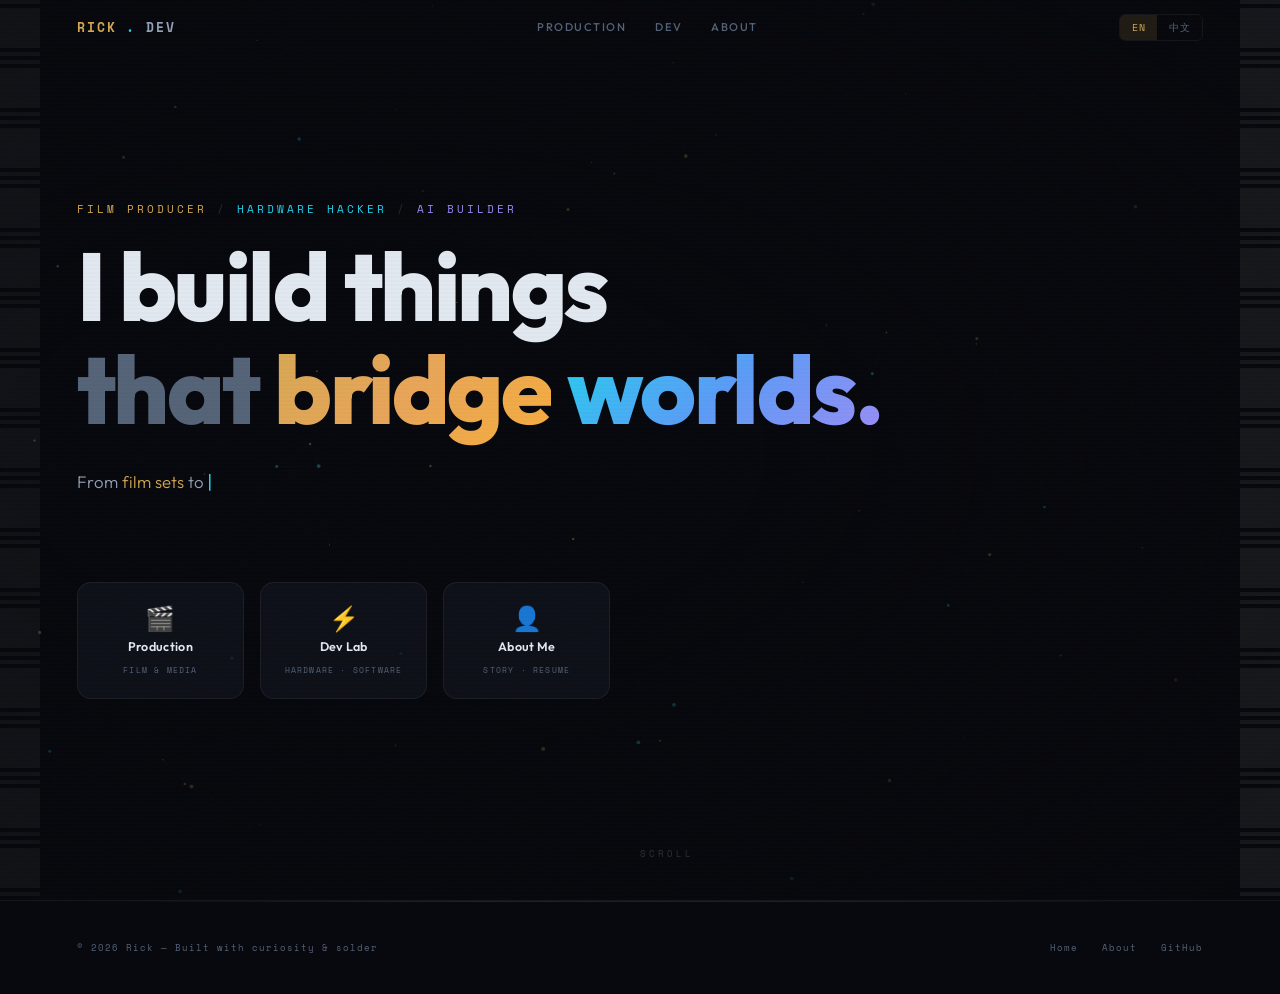
<file: index.html>
<!DOCTYPE html>
<html lang="en" data-lang="en">
<head>
<meta charset="UTF-8">
<meta name="viewport" content="width=device-width, initial-scale=1.0">
<title>Rick — Producer · Developer · Builder</title>
<meta name="description" content="Rick Li — Producer, developer, and builder. Short drama production, indie filmmaking, ESP32 hardware projects, and AI tooling. Bilingual EN/中文 portfolio.">
<meta name="author" content="Rick Li">
<meta property="og:type" content="website">
<meta property="og:url" content="https://rickli.qzz.io/">
<meta property="og:title" content="Rick — Producer · Developer · Builder">
<meta property="og:description" content="Producer, developer, and builder. Short drama, indie film, ESP32 hardware, AI tooling.">
<meta property="og:site_name" content="rickli.qzz.io">
<meta name="twitter:card" content="summary_large_image">
<meta name="twitter:title" content="Rick — Producer · Developer · Builder">
<meta name="twitter:description" content="Producer, developer, and builder. Short drama, indie film, ESP32 hardware, AI tooling.">
<link rel="preconnect" href="https://fonts.googleapis.com">
<link rel="preconnect" href="https://fonts.gstatic.com" crossorigin>
<link href="https://fonts.googleapis.com/css2?family=Space+Mono:wght@400;700&family=Outfit:wght@300;400;500;600;700;800&family=Noto+Sans+SC:wght@300;400;500;700&display=swap" rel="stylesheet">
<link rel="stylesheet" href="styles.css">
</head>
<body>

<!-- Cursor glow -->
<div class="cursor-glow" id="cursorGlow"></div>

<!-- Particle canvas -->
<canvas id="bgCanvas"></canvas>

<!-- ===== NAV ===== -->
<nav id="nav">
  <div class="nav-logo magnetic" onclick="navigate('home')">
    <span class="logo-film">RICK</span><span class="logo-dot">.</span><span class="logo-dev">DEV</span>
  </div>
  <div class="nav-center">
    <a href="#" onclick="navigate('production');return false" data-page="production">
      <span class="en-only">Production</span><span class="zh-only">影视制片</span>
    </a>
    <a href="#" onclick="navigate('dev');return false" data-page="dev">
      <span class="en-only">Dev</span><span class="zh-only">开发</span>
    </a>
    <a href="#" onclick="navigate('about');return false" data-page="about">
      <span class="en-only">About</span><span class="zh-only">关于我</span>
    </a>
  </div>
  <div class="nav-right">
    <div class="lang-toggle">
      <button class="lang-btn active" id="langEn" onclick="setLang('en')">EN</button>
      <button class="lang-btn" id="langZh" onclick="setLang('zh')">中文</button>
    </div>
    <button class="nav-hamburger" id="hamburger" onclick="toggleMobile()">
      <span></span><span></span><span></span>
    </button>
  </div>
</nav>

<!-- Mobile menu -->
<div class="mobile-menu" id="mobileMenu">
  <a href="#" onclick="navigate('home');toggleMobile();return false">Home</a>
  <a href="#" onclick="navigate('production');toggleMobile();return false">Production</a>
  <a href="#" onclick="navigate('dev');toggleMobile();return false">Dev</a>
  <a href="#" onclick="navigate('about');toggleMobile();return false">About</a>
</div>

<!-- ===== PAGE: HOME ===== -->
<div class="page active" id="page-home">
  <section class="hero">
    <div class="hero-bg"></div>
    <div class="hero-vignette"></div>
    <div class="film-strip"></div>
    <div class="film-strip-left"></div>
    <div class="hero-inner">
      <div class="hero-tag">
        <span class="en-only">
          <span class="tag-film">Film Producer</span>
          <span class="tag-sep">/</span>
          <span class="tag-dev">Hardware Hacker</span>
          <span class="tag-sep">/</span>
          <span class="tag-build">AI Builder</span>
        </span>
        <span class="zh-only">
          <span class="tag-film">影视制片人</span>
          <span class="tag-sep">/</span>
          <span class="tag-dev">硬件极客</span>
          <span class="tag-sep">/</span>
          <span class="tag-build">AI 构建者</span>
        </span>
      </div>
      <h1>
        <span class="en-only">
          I build things<br>
          <span class="line2"><span class="text-dim">that </span><span class="gradient-warm">bridge</span> <span class="gradient-cool">worlds.</span></span>
        </span>
        <span class="zh-only">
          构建连接<br>
          <span class="line2"><span class="gradient-warm">不同世界</span><span class="text-dim">的东西</span></span>
        </span>
      </h1>
      <p class="hero-desc">
        <span class="en-only">
          From <strong class="hl-film">film sets</strong> to <strong class="hl-hw">circuit boards</strong> to <strong class="hl-ai">AI pipelines</strong> —
          I sit at the intersection of creative production and technical craft.
        </span>
        <span class="zh-only">
          从<strong class="hl-film">片场</strong>到<strong class="hl-hw">电路板</strong>到 <strong class="hl-ai">AI 流水线</strong>——
          我在创意制作与技术工艺的交汇处，做最有趣的事情。
        </span>
      </p>
      <div class="hero-cards">
        <div class="hero-card magnetic" onclick="navigate('production')">
          <div class="hero-card-icon">🎬</div>
          <div class="hero-card-title"><span class="en-only">Production</span><span class="zh-only">影视制片</span></div>
          <div class="hero-card-sub"><span class="en-only">Film & Media</span><span class="zh-only">短剧 · 短片 · 广告</span></div>
        </div>
        <div class="hero-card magnetic" onclick="navigate('dev')">
          <div class="hero-card-icon">⚡</div>
          <div class="hero-card-title"><span class="en-only">Dev Lab</span><span class="zh-only">开发实验室</span></div>
          <div class="hero-card-sub"><span class="en-only">Hardware · Software</span><span class="zh-only">硬件 · 软件 · AI</span></div>
        </div>
        <div class="hero-card magnetic" onclick="navigate('about')">
          <div class="hero-card-icon">👤</div>
          <div class="hero-card-title"><span class="en-only">About Me</span><span class="zh-only">关于我</span></div>
          <div class="hero-card-sub"><span class="en-only">Story · Resume</span><span class="zh-only">故事 · 简历</span></div>
        </div>
      </div>
    </div>
    <div class="scroll-hint">
      <div class="scroll-line"></div>
      <div class="scroll-text">SCROLL</div>
    </div>
  </section>
</div>

<!-- ===== PAGE: PRODUCTION ===== -->
<div class="page" id="page-production">
  <div class="page-content">
    <div class="breadcrumb">
      <a href="#" onclick="navigate('home');return false">Home</a>
      <span class="bc-sep">/</span>
      <span class="en-only">Production</span><span class="zh-only">影视制片</span>
    </div>
    <div class="sec-pad" id="prod-list-view">
      <div class="sec-header">
        <div class="sec-label">
          <span class="label-line"></span>
          <span class="label-text-film"><span class="en-only">Film & Media</span><span class="zh-only">影视作品</span></span>
        </div>
        <div class="sec-title"><span class="en-only">Production</span><span class="zh-only">影视制片</span></div>
        <div class="sec-desc">
          <span class="en-only">Short dramas, short films, and commercial projects I've produced and managed.</span>
          <span class="zh-only">我参与制片和管理的短剧、短片与商业项目。</span>
        </div>
      </div>
      <div class="filter-bar">
        <button class="filter-btn active" onclick="filterProd('all',this)"><span class="en-only">All</span><span class="zh-only">全部</span></button>
        <button class="filter-btn" onclick="filterProd('drama',this)"><span class="en-only">Short Drama</span><span class="zh-only">短剧</span></button>
        <button class="filter-btn" onclick="filterProd('film',this)"><span class="en-only">Short Film</span><span class="zh-only">短片</span></button>
        <button class="filter-btn" onclick="filterProd('commercial',this)"><span class="en-only">Commercial</span><span class="zh-only">广告</span></button>
      </div>
      <div class="prod-grid" id="prodGrid"></div>
      <div class="prod-bio">
        <div class="prod-bio-title"><span class="en-only">About the Producer</span><span class="zh-only">制片人简介</span></div>
        <div class="prod-bio-text">
          <span class="en-only">Rick is a <strong>film & media producer</strong> with experience managing productions from pre-production through post. Specializing in short-form content, he brings a unique perspective that combines creative vision with technical execution. Currently studying management at <strong>CIAM</strong>.</span>
          <span class="zh-only">Rick 是一名<strong>影视制片人</strong>，具有从前期策划到后期制作的全流程管理经验。专注于短视频内容制作，将创意视野与技术执行力相结合。目前就读于 <strong>CIAM</strong> 管理学专业。</span>
          <br><br>
          <a href="#" onclick="navigate('about');return false" style="color:var(--film-gold);font-family:var(--mono);font-size:.72rem;letter-spacing:1px">
            <span class="en-only">Contact me →</span><span class="zh-only">联系我 →</span>
          </a>
        </div>
      </div>
    </div>
    <div class="sec-pad" id="prod-detail-view" style="display:none">
      <button class="back-btn" onclick="showProdList()"><span class="arrow">←</span> <span class="en-only">Back to all projects</span><span class="zh-only">返回全部项目</span></button>
      <div class="prod-detail" id="prodDetail"></div>
    </div>
  </div>
</div>

<!-- ===== PAGE: DEV ===== -->
<div class="page" id="page-dev">
  <div class="page-content">
    <div class="breadcrumb">
      <a href="#" onclick="navigate('home');return false">Home</a><span class="bc-sep">/</span>
      <span class="en-only">Dev Lab</span><span class="zh-only">开发实验室</span>
    </div>
    <div class="sec-pad" id="dev-list-view">
      <div class="sec-header">
        <div class="sec-label"><span class="label-line"></span><span class="label-text-dev"><span class="en-only">Projects & Experiments</span><span class="zh-only">项目 & 实验</span></span></div>
        <div class="sec-title"><span class="en-only">Dev Lab</span><span class="zh-only">开发实验室</span></div>
        <div class="sec-desc">
          <span class="en-only">Hardware hacks, AI pipelines, and software tools — from ESP32 to production systems.</span>
          <span class="zh-only">硬件改造、AI 流水线与软件工具——从 ESP32 到生产系统。</span>
        </div>
      </div>
      <div class="dev-toggle">
        <button class="dev-toggle-btn active" onclick="filterDev('all',this)"><span class="en-only">All</span><span class="zh-only">全部</span></button>
        <button class="dev-toggle-btn" onclick="filterDev('hw',this)"><span class="en-only">⚙ Hardware</span><span class="zh-only">⚙ 硬件</span></button>
        <button class="dev-toggle-btn" onclick="filterDev('sw',this)"><span class="en-only">✦ Software</span><span class="zh-only">✦ 软件</span></button>
      </div>
      <div class="dev-grid" id="devGrid"></div>
    </div>
    <div class="sec-pad" id="dev-detail-view" style="display:none">
      <button class="back-btn" onclick="showDevList()"><span class="arrow">←</span> <span class="en-only">Back to all projects</span><span class="zh-only">返回全部项目</span></button>
      <div class="case-study" id="devDetail"></div>
    </div>
  </div>
</div>

<!-- ===== PAGE: ABOUT ===== -->
<div class="page" id="page-about">
  <div class="page-content">
    <div class="breadcrumb">
      <a href="#" onclick="navigate('home');return false">Home</a><span class="bc-sep">/</span>
      <span class="en-only">About</span><span class="zh-only">关于我</span>
    </div>
    <div class="sec-pad">
      <div class="sec-header">
        <div class="sec-label"><span class="label-line"></span><span class="label-text"><span class="en-only">Who I Am</span><span class="zh-only">关于我</span></span></div>
        <div class="sec-title"><span class="en-only">About Me</span><span class="zh-only">关于我</span></div>
      </div>
      <div class="about-hero">
        <div>
          <div class="about-story">
            <span class="en-only">
              <p>I'm Rick — a <strong>film & media producer</strong> turned <strong>hardware hacker</strong> and <strong>AI toolmaker</strong>.</p><br>
              <p>My journey started on film sets, where I learned to manage chaos, coordinate teams, and bring creative visions to life under tight deadlines. That hands-on production experience shaped how I think about <strong>building systems</strong>.</p><br>
              <p>Now I split my time between <strong>managing productions</strong>, studying management at <strong>CIAM</strong>, and hacking on hardware/software projects. I wire up ESP32 boards, build AI comic pipelines with ComfyUI and FLUX, and automate everything I can touch.</p><br>
              <p>I believe the most interesting work happens when you <strong>refuse to pick a lane</strong> — when film production thinking meets embedded systems meets generative AI.</p>
            </span>
            <span class="zh-only">
              <p>我是 Rick——一个从<strong>影视制片人</strong>转型的<strong>硬件极客</strong>和 <strong>AI 工具开发者</strong>。</p><br>
              <p>我的旅程始于片场。在那里我学会了管理混乱、协调团队、在紧迫的截止日期下将创意变为现实。这些实战经验塑造了我对<strong>系统构建</strong>的思维方式。</p><br>
              <p>现在我在<strong>制片管理</strong>、<strong>CIAM 管理学</strong>学业，以及硬件/软件项目之间切换。我焊接 ESP32 开发板、用 ComfyUI 和 FLUX 搭建 AI 漫画流水线、自动化一切可以自动化的东西。</p><br>
              <p>我相信最有趣的工作发生在你<strong>拒绝只走一条路</strong>的时候——当影视制片思维遇上嵌入式系统遇上生成式 AI。</p>
            </span>
          </div>
        </div>
        <div class="about-photo">📸</div>
      </div>
      <div class="sec-header" style="margin-top:2rem">
        <div class="sec-label"><span class="label-line"></span><span class="label-text"><span class="en-only">Journey</span><span class="zh-only">历程</span></span></div>
        <div class="sec-title" style="font-size:1.8rem"><span class="en-only">Timeline</span><span class="zh-only">时间线</span></div>
      </div>
      <div class="timeline">
        <div class="timeline-item"><div class="timeline-year">2018 - 2021</div><div class="timeline-title"><span class="en-only">Film Production</span><span class="zh-only">影视制片</span></div><div class="timeline-desc"><span class="en-only">Started in film production — worked on short dramas, commercials, and independent films as UPM, line producer, and cinematographer.</span><span class="zh-only">进入影视行业，参与短剧、广告和独立电影制作。担任制片主任、执行制片、摄影指导等角色。</span></div></div>
        <div class="timeline-item"><div class="timeline-year">2022</div><div class="timeline-title"><span class="en-only">CIAM — Management Studies</span><span class="zh-only">CIAM — 管理学深造</span></div><div class="timeline-desc"><span class="en-only">Enrolled at California Institute of Advanced Management to study Drucker-based management.</span><span class="zh-only">就读加州高级管理学院，学习德鲁克管理学。</span></div></div>
        <div class="timeline-item"><div class="timeline-year">2023</div><div class="timeline-title"><span class="en-only">Hardware & IoT Exploration</span><span class="zh-only">硬件 & IoT 探索</span></div><div class="timeline-desc"><span class="en-only">Dove into ESP32 and Arduino — built smart home devices, servo controllers, NFC systems.</span><span class="zh-only">深入 ESP32 和 Arduino 世界——智能家居、伺服控制器、NFC 多卡系统。</span></div></div>
        <div class="timeline-item active"><div class="timeline-year">2024 - Now</div><div class="timeline-title"><span class="en-only">AI Pipelines & Full Stack</span><span class="zh-only">AI 流水线 & 全栈开发</span></div><div class="timeline-desc"><span class="en-only">Building AI-driven manga production pipelines, CrewAI orchestration, and exploring robotics.</span><span class="zh-only">构建 AI 漫画流水线、CrewAI 编排系统，探索机器人技术。</span></div></div>
      </div>
      <div class="sec-header"><div class="sec-label"><span class="label-line"></span><span class="label-text"><span class="en-only">Download</span><span class="zh-only">下载</span></span></div><div class="sec-title" style="font-size:1.8rem"><span class="en-only">Resume / CV</span><span class="zh-only">简历</span></div></div>
      <div class="resume-section">
        <button class="resume-btn magnetic" onclick="alert('Download English CV (Demo)')">📄 English CV (PDF)</button>
        <button class="resume-btn magnetic" onclick="alert('Download 中文简历 (Demo)')">📄 中文简历 (PDF)</button>
      </div>
      <div class="sec-header" style="margin-top:2rem"><div class="sec-label"><span class="label-line"></span><span class="label-text"><span class="en-only">Get in Touch</span><span class="zh-only">联系方式</span></span></div><div class="sec-title" style="font-size:1.8rem"><span class="en-only">Contact</span><span class="zh-only">联系我</span></div></div>
      <div class="contact-grid">
        <div class="contact-card magnetic"><div class="contact-card-icon">📧</div><div class="contact-card-label">Email</div><div class="contact-card-value"><a href="mailto:rick@example.com">rick@example.com</a></div></div>
        <div class="contact-card magnetic"><div class="contact-card-icon">💼</div><div class="contact-card-label">LinkedIn</div><div class="contact-card-value"><a href="#" target="_blank">LinkedIn Profile</a></div></div>
        <div class="contact-card magnetic"><div class="contact-card-icon">🐙</div><div class="contact-card-label">GitHub</div><div class="contact-card-value"><a href="#" target="_blank">GitHub Profile</a></div></div>
        <div class="contact-card magnetic"><div class="contact-card-icon">🎬</div><div class="contact-card-label">IMDb</div><div class="contact-card-value"><a href="#" target="_blank">IMDb Page</a></div></div>
      </div>
      <div class="inquiry-form" style="margin-top:2rem">
        <h3><span class="en-only">Send a Message</span><span class="zh-only">给我留言</span></h3>
        <p><span class="en-only">Have a project idea or want to collaborate?</span><span class="zh-only">有项目想法或想合作？</span></p>
        <div class="form-grid">
          <div class="form-row"><label><span class="en-only">Name</span><span class="zh-only">姓名</span></label><input type="text"></div>
          <div class="form-row"><label>Email</label><input type="email"></div>
        </div>
        <div class="form-row"><label><span class="en-only">Message</span><span class="zh-only">留言内容</span></label><textarea></textarea></div>
        <button class="form-submit" onclick="alert('Message sent! (Demo)')"><span><span class="en-only">Send Message</span><span class="zh-only">发送留言</span></span></button>
      </div>
    </div>
  </div>
</div>

<!-- ===== FOOTER ===== -->
<footer>
  <div class="footer-left">© 2026 Rick — Built with curiosity & solder</div>
  <div class="footer-links">
    <a onclick="navigate('home')">Home</a>
    <a onclick="navigate('about')">About</a>
    <a href="#" target="_blank">GitHub</a>
  </div>
</footer>

<script src="data.js"></script>
<script>
// Honor user motion preference and skip heavy effects on small screens.
const prefersReducedMotion = matchMedia('(prefers-reduced-motion: reduce)').matches;
const isSmallScreen = matchMedia('(max-width: 768px)').matches;
const enableAmbientFx = !prefersReducedMotion && !isSmallScreen;

// ===== PARTICLE / CONSTELLATION CANVAS =====
const canvas = document.getElementById('bgCanvas');
const ctx = canvas.getContext('2d');
let particles = [];
let mouse = {x:0,y:0};
const PARTICLE_COUNT = 60;
const CONNECT_DIST = 150;

function resizeCanvas(){
  canvas.width = window.innerWidth;
  canvas.height = window.innerHeight;
}
resizeCanvas();
window.addEventListener('resize', resizeCanvas);

class Particle {
  constructor(){
    this.x = Math.random()*canvas.width;
    this.y = Math.random()*canvas.height;
    this.vx = (Math.random()-.5)*.3;
    this.vy = (Math.random()-.5)*.3;
    this.r = Math.random()*1.5+.5;
    // Blend warm (film) and cool (tech) colors
    this.color = Math.random()>.5 ? 'rgba(212,168,83,' : 'rgba(34,211,238,';
  }
  update(){
    this.x += this.vx;
    this.y += this.vy;
    if(this.x<0||this.x>canvas.width) this.vx*=-1;
    if(this.y<0||this.y>canvas.height) this.vy*=-1;
    // Gentle mouse repulsion
    const dx=this.x-mouse.x, dy=this.y-mouse.y;
    const dist=Math.sqrt(dx*dx+dy*dy);
    if(dist<200){
      this.x += dx/dist*0.5;
      this.y += dy/dist*0.5;
    }
  }
  draw(){
    ctx.beginPath();
    ctx.arc(this.x,this.y,this.r,0,Math.PI*2);
    ctx.fillStyle = this.color+'0.3)';
    ctx.fill();
  }
}

if(enableAmbientFx){
  for(let i=0;i<PARTICLE_COUNT;i++) particles.push(new Particle());
}

function animateParticles(){
  ctx.clearRect(0,0,canvas.width,canvas.height);
  particles.forEach(p=>{p.update();p.draw()});
  // Draw connections
  for(let i=0;i<particles.length;i++){
    for(let j=i+1;j<particles.length;j++){
      const dx=particles[i].x-particles[j].x;
      const dy=particles[i].y-particles[j].y;
      const dist=Math.sqrt(dx*dx+dy*dy);
      if(dist<CONNECT_DIST){
        const alpha = (1-dist/CONNECT_DIST)*0.08;
        ctx.beginPath();
        ctx.moveTo(particles[i].x,particles[i].y);
        ctx.lineTo(particles[j].x,particles[j].y);
        ctx.strokeStyle = `rgba(140,160,180,${alpha})`;
        ctx.lineWidth = 0.5;
        ctx.stroke();
      }
    }
  }
  requestAnimationFrame(animateParticles);
}
if(enableAmbientFx) animateParticles();

// ===== CURSOR GLOW =====
const glow = document.getElementById('cursorGlow');
let glowVisible = false;
if(enableAmbientFx){
  document.addEventListener('mousemove', e => {
    mouse.x = e.clientX;
    mouse.y = e.clientY;
    glow.style.left = e.clientX+'px';
    glow.style.top = e.clientY+'px';
    if(!glowVisible){glow.classList.add('visible');glowVisible=true}
  });
  document.addEventListener('mouseleave', () => {
    glow.classList.remove('visible');glowVisible=false;
  });
} else if(glow){
  glow.style.display = 'none';
}

// ===== MAGNETIC HOVER =====
document.querySelectorAll('.magnetic').forEach(el => {
  el.addEventListener('mousemove', e => {
    const rect = el.getBoundingClientRect();
    const x = e.clientX - rect.left - rect.width/2;
    const y = e.clientY - rect.top - rect.height/2;
    el.style.transform = `translate(${x*0.08}px,${y*0.08}px)`;
  });
  el.addEventListener('mouseleave', () => {
    el.style.transform = '';
  });
});

// ===== SCROLL REVEAL (Intersection Observer) =====
const revealObserver = new IntersectionObserver((entries) => {
  entries.forEach((entry,i) => {
    if(entry.isIntersecting){
      entry.target.style.transitionDelay = (i*0.05)+'s';
      entry.target.classList.add('visible');
      revealObserver.unobserve(entry.target);
    }
  });
},{threshold:0.08});

function observeReveals(){
  document.querySelectorAll('.prod-card,.dev-card,.contact-card,.timeline-item,.gallery-item').forEach(el=>{
    el.classList.add('reveal');
    revealObserver.observe(el);
  });
}


// ===== LANGUAGE =====
let currentLang='en';
function setLang(lang){
  currentLang=lang;
  document.documentElement.setAttribute('data-lang',lang);
  document.getElementById('langEn').classList.toggle('active',lang==='en');
  document.getElementById('langZh').classList.toggle('active',lang==='zh');
  renderCurrentPage();
  (document.fonts?document.fonts.ready:Promise.resolve()).then(initHeroDescCanvas);
}
function t(obj){if(!obj)return'';if(typeof obj==='string')return obj;return obj[currentLang]||obj.en||''}

// ===== ROUTING =====
// Hash format: #/, #/<page>, #/<page>/<id>. Detail views are shareable / back-button safe.
const PAGES = new Set(['home','production','dev','about']);
const DETAIL_PAGES = {production:true, dev:true};
let currentPage='home';
let currentDetailId=null;
let _ignoreNextHash=false;

function setHash(h){
  if(window.location.hash === h) return;
  _ignoreNextHash = true;
  window.location.hash = h;
}

function buildHash(page, id){
  if(page==='home' && !id) return '#/';
  return id ? `#/${page}/${id}` : `#/${page}`;
}

function navigate(page){
  if(!PAGES.has(page)) page='home';
  document.querySelectorAll('.page').forEach(p=>p.classList.remove('active'));
  const target=document.getElementById('page-'+page);
  if(target){target.classList.add('active');currentPage=page}
  document.querySelectorAll('.nav-center a').forEach(a=>a.classList.toggle('active',a.dataset.page===page));
  currentDetailId=null;
  setHash(buildHash(page, null));
  window.scrollTo(0,0);
  renderCurrentPage();
  requestAnimationFrame(observeReveals);
}

function renderCurrentPage(){
  switch(currentPage){
    case'production':renderProdGrid();break;
    case'dev':renderDevGrid();break;
  }
}

function applyRoute(){
  const raw = window.location.hash.replace(/^#\/?/, '');
  const parts = raw.split('/').filter(Boolean);
  const page = PAGES.has(parts[0]) ? parts[0] : 'home';
  const id = parts[1] || null;
  if(page!==currentPage){
    document.querySelectorAll('.page').forEach(p=>p.classList.remove('active'));
    const t=document.getElementById('page-'+page);
    if(t){t.classList.add('active');currentPage=page}
    document.querySelectorAll('.nav-center a').forEach(a=>a.classList.toggle('active',a.dataset.page===page));
    renderCurrentPage();
  }
  if(id && DETAIL_PAGES[page]){
    currentDetailId=id;
    if(page==='production') showProdDetail(id);
    else if(page==='dev') showDevDetail(id);
  } else if(DETAIL_PAGES[page]){
    currentDetailId=null;
    if(page==='production') showProdList();
    else if(page==='dev') showDevList();
  }
  window.scrollTo(0,0);
  requestAnimationFrame(observeReveals);
}

window.addEventListener('hashchange',()=>{
  if(_ignoreNextHash){_ignoreNextHash=false;return;}
  applyRoute();
});
window.addEventListener('DOMContentLoaded',()=>{
  setLang('en');
  applyRoute();
});

// ===== MOBILE =====
function toggleMobile(){
  const menu=document.getElementById('mobileMenu');
  const btn=document.getElementById('hamburger');
  menu.classList.toggle('open');
  btn.classList.toggle('open');
}

// ===== NAV SCROLL =====
window.addEventListener('scroll',()=>{document.getElementById('nav').classList.toggle('scrolled',window.scrollY>50)});

// ===== PRODUCTION =====
let prodFilter='all';
function filterProd(type,btn){
  prodFilter=type;
  btn.closest('.filter-bar').querySelectorAll('.filter-btn').forEach(b=>b.classList.remove('active'));
  btn.classList.add('active');
  renderProdGrid();
  requestAnimationFrame(observeReveals);
}
function renderProdGrid(){
  const grid=document.getElementById('prodGrid');
  const items=prodFilter==='all'?prodData:prodData.filter(p=>p.type===prodFilter);
  const typeLabels={drama:{en:'Short Drama',zh:'短剧'},film:{en:'Short Film',zh:'短片'},commercial:{en:'Commercial',zh:'广告'}};
  grid.innerHTML=items.map(p=>`
    <div class="prod-card" onclick="showProdDetail('${p.id}')">
      <div class="prod-card-img"><span class="placeholder">🎬</span><div class="prod-card-overlay">VIEW PROJECT →</div></div>
      <div class="prod-card-body">
        <div class="prod-card-type">${t(typeLabels[p.type])}</div>
        <div class="prod-card-title">${t(p.title)}</div>
        <div class="prod-card-role">${t(p.role)}</div>
      </div>
    </div>
  `).join('');
  document.getElementById('prod-list-view').style.display='';
  document.getElementById('prod-detail-view').style.display='none';
}
function showProdDetail(id){
  const p=prodData.find(x=>x.id===id);if(!p)return;
  currentDetailId=id; setHash(buildHash('production', id));
  const typeLabels={drama:{en:'Short Drama',zh:'短剧'},film:{en:'Short Film',zh:'短片'},commercial:{en:'Commercial',zh:'广告'}};
  const d=document.getElementById('prodDetail');
  d.innerHTML=`
    <h2 style="font-size:1.8rem;font-weight:700;letter-spacing:-1px;margin-bottom:.5rem">${t(p.title)}</h2>
    <div class="prod-detail-meta"><span class="meta-tag role">${t(p.role)}</span><span class="meta-tag type-tag">${t(typeLabels[p.type])}</span></div>
    <div class="prod-detail-hero"><span class="placeholder">🎬</span></div>
    <div class="gallery">${Array(p.gallery).fill(0).map(()=>`<div class="gallery-item">🖼️</div>`).join('')}</div>
    <div class="prod-detail-desc">${t(p.desc)}</div>
    ${p.video?`<div class="video-embed"></div>`:''}
  `;
  document.getElementById('prod-list-view').style.display='none';
  document.getElementById('prod-detail-view').style.display='';
  window.scrollTo(0,0);
  requestAnimationFrame(observeReveals);
}
function showProdList(){currentDetailId=null;setHash(buildHash('production',null));document.getElementById('prod-list-view').style.display='';document.getElementById('prod-detail-view').style.display='none';window.scrollTo(0,0)}

// ===== DEV =====
let devFilter='all';
function filterDev(cat,btn){
  devFilter=cat;
  btn.closest('.dev-toggle').querySelectorAll('.dev-toggle-btn').forEach(b=>b.classList.remove('active'));
  btn.classList.add('active');
  renderDevGrid();
  requestAnimationFrame(observeReveals);
}
function renderDevGrid(){
  const grid=document.getElementById('devGrid');
  const items=devFilter==='all'?devData:devData.filter(d=>d.cat===devFilter);
  grid.innerHTML=items.map(d=>`
    <div class="dev-card ${d.cat}" onclick="showDevDetail('${d.id}')">
      <div class="dev-card-icon">${d.icon}</div>
      <div class="dev-card-title">${t(d.title)}</div>
      <div class="dev-card-desc">${t(d.desc)}</div>
      <div class="dev-card-stack">${d.stack.map(s=>`<span>${s}</span>`).join('')}</div>
      <div class="dev-card-links">
        ${d.github?`<a href="${d.github}" target="_blank" onclick="event.stopPropagation()">GitHub →</a>`:''}
      </div>
    </div>
  `).join('');
  document.getElementById('dev-list-view').style.display='';
  document.getElementById('dev-detail-view').style.display='none';
}
function showDevDetail(id){
  const d=devData.find(x=>x.id===id);if(!d)return;
  currentDetailId=id; setHash(buildHash('dev', id));
  const lbl=currentLang==='zh';
  document.getElementById('devDetail').innerHTML=`
    <h2 style="font-size:1.8rem;font-weight:700;letter-spacing:-1px;margin-bottom:.3rem">${d.icon} ${t(d.title)}</h2>
    <p style="font-size:.82rem;color:var(--text-dim);margin-bottom:2.5rem;font-weight:300">${t(d.desc)}</p>
    <div class="case-section"><div class="case-section-title"><span class="cs-line"></span><span class="cs-text">${lbl?'问题':'Problem'}</span></div><div class="case-text">${t(d.problem)}</div></div>
    <div class="case-section"><div class="case-section-title"><span class="cs-line"></span><span class="cs-text">${lbl?'方案':'Solution'}</span></div><div class="case-text">${t(d.solution)}</div></div>
    <div class="case-section"><div class="case-section-title"><span class="cs-line"></span><span class="cs-text">${lbl?'技术栈':'Tech Stack'}</span></div><div class="case-stack-list">${d.stack.map(s=>`<span class="case-stack-item">${s}</span>`).join('')}</div></div>
    <div class="case-section"><div class="case-section-title"><span class="cs-line"></span><span class="cs-text">${lbl?'成果':'Result'}</span></div><div class="case-result"><p>${t(d.result)}</p></div></div>
    <div style="display:flex;gap:1rem;margin-top:2rem;flex-wrap:wrap">
      ${d.github?`<a href="${d.github}" target="_blank" class="resume-btn magnetic">🐙 GitHub Repo</a>`:''}
    </div>
  `;
  document.getElementById('dev-list-view').style.display='none';
  document.getElementById('dev-detail-view').style.display='';
  window.scrollTo(0,0);
}
function showDevList(){currentDetailId=null;setHash(buildHash('dev',null));document.getElementById('dev-list-view').style.display='';document.getElementById('dev-detail-view').style.display='none';window.scrollTo(0,0)}

// ===== PRETEXT-INSPIRED CANVAS TEXT RENDERER =====
// Inspired by chenglou/pretext: measure text via canvas (no DOM reflow)
// prepare() = one-time per-character measurement
// layout(maxWidth) = pure arithmetic on cached widths, cheap to re-run on resize

class PretextLayout {
  constructor(segments, opts={}) {
    this.segments = segments; // [{text: string, color: string}]
    this.fontSize = opts.fontSize || 16.8;
    this.fontWeight = opts.fontWeight || '300';
    this.fontFamily = opts.fontFamily || 'Outfit, sans-serif';
    this.lineHeight = opts.lineHeight || 1.8;
    // Offscreen canvas for measurement — no DOM layout triggered
    const mc = document.createElement('canvas');
    this._mctx = mc.getContext('2d');
  }
  get _font(){ return `${this.fontWeight} ${this.fontSize}px ${this.fontFamily}`; }

  // prepare(): one-time analysis — measure each character width
  prepare(){
    this._mctx.font = this._font;
    this._chars = [];
    for(const seg of this.segments){
      for(const ch of seg.text){
        this._chars.push({ch, color:seg.color, w:this._mctx.measureText(ch).width});
      }
    }
    return this;
  }

  // layout(maxWidth): pure arithmetic on cached widths — no DOM, reusable on resize
  layout(maxWidth){
    const lineH = this.fontSize * this.lineHeight;
    const lines = [];
    let curLine=[], curX=0, wordBuf=[], wordW=0;
    const flushWord = () => {
      if(!wordBuf.length) return;
      if(curX + wordW > maxWidth && curLine.length > 0){
        lines.push(curLine); curLine=[]; curX=0;
      }
      for(const c of wordBuf){ curLine.push({...c, x:curX}); curX += c.w; }
      wordBuf=[]; wordW=0;
    };
    for(const c of this._chars){
      if(c.ch===' '){ flushWord(); curLine.push({...c, x:curX}); curX+=c.w; }
      else { wordBuf.push(c); wordW+=c.w; }
    }
    flushWord();
    if(curLine.length) lines.push(curLine);
    this._lines = lines.map((chars,i)=>({chars, y:(i+1)*lineH}));
    this._totalHeight = lines.length * lineH + this.fontSize * 0.5;
    return this;
  }
  getChars(){ return this._lines.flatMap(l=>l.chars.map(c=>({...c, y:l.y}))); }
  get totalHeight(){ return this._totalHeight||80; }
}

let _hcEl=null, _hcTimer=null, _hcReady=false, _hcResizeOb=null;

function initHeroDescCanvas(){
  if(prefersReducedMotion) return;
  const instant = _hcReady;
  _hcReady = true;
  if(_hcEl){_hcEl.remove();_hcEl=null;}
  if(_hcTimer){clearTimeout(_hcTimer);_hcTimer=null;}
  if(_hcResizeOb){_hcResizeOb.disconnect();_hcResizeOb=null;}

  const descEl = document.querySelector('.hero-desc');
  if(!descEl) return;
  descEl.style.cssText='visibility:hidden;position:absolute;width:0;height:0;overflow:hidden;margin:0;padding:0';

  const enSegs=[
    {text:'From ',color:'#94a3b8'},{text:'film sets',color:'#d4a853'},{text:' to ',color:'#94a3b8'},
    {text:'circuit boards',color:'#22d3ee'},{text:' to ',color:'#94a3b8'},{text:'AI pipelines',color:'#9d8cf6'},
    {text:' \u2014 I sit at the intersection of creative production and technical craft.',color:'#94a3b8'}
  ];
  const zhSegs=[
    {text:'\u4ECE',color:'#94a3b8'},{text:'\u7247\u573A',color:'#d4a853'},{text:'\u5230',color:'#94a3b8'},
    {text:'\u7535\u8DEF\u677F',color:'#22d3ee'},{text:'\u5230 ',color:'#94a3b8'},{text:'AI \u6D41\u6C34\u7EBF',color:'#9d8cf6'},
    {text:'\u2014\u2014\u6211\u5728\u521B\u610F\u5236\u4F5C\u4E0E\u6280\u672F\u5DE5\u827A\u7684\u4EA4\u6C47\u5904\uFF0C\u505A\u6700\u6709\u8DA3\u7684\u4E8B\u60C5\u3002',color:'#94a3b8'}
  ];
  const segs = currentLang==='zh' ? zhSegs : enSegs;

  const dpr = window.devicePixelRatio||1;
  const rootFs = parseFloat(getComputedStyle(document.documentElement).fontSize)||16;
  const fontSize = Math.max(14, rootFs*1.05);
  const maxW = Math.min(540, window.innerWidth - Math.max(80, rootFs*8));

  const layout = new PretextLayout(segs,{
    fontSize, fontWeight:'300',
    fontFamily:'Outfit,"Noto Sans SC",sans-serif',
    lineHeight:1.8
  });
  layout.prepare().layout(maxW);
  const chars = layout.getChars();

  const cv = document.createElement('canvas');
  cv.className = 'hero-desc-canvas';
  cv.setAttribute('role','img');
  cv.setAttribute('aria-label', segs.map(s=>s.text).join(''));
  cv.width = maxW*dpr;
  cv.height = layout.totalHeight*dpr;
  cv.style.cssText = instant
    ? `display:block;width:${maxW}px;height:${layout.totalHeight}px;opacity:1`
    : `display:block;width:${maxW}px;height:${layout.totalHeight}px;opacity:0;animation:fadeUp .8s cubic-bezier(0.16,1,0.3,1) forwards .7s`;
  _hcEl = cv;
  descEl.parentNode.insertBefore(cv, descEl);

  const ctx = cv.getContext('2d');
  ctx.scale(dpr,dpr);
  ctx.textBaseline='alphabetic';

  let revealed=0, cursorOn=true;
  const draw = () => {
    ctx.clearRect(0,0,maxW,layout.totalHeight);
    ctx.font = layout._font;
    ctx.textBaseline = 'alphabetic';
    for(let j=0;j<revealed;j++){
      ctx.fillStyle = chars[j].color;
      ctx.fillText(chars[j].ch, chars[j].x, chars[j].y);
    }
    if(revealed<=chars.length){
      const cur = chars[Math.min(revealed,chars.length-1)];
      const cx = revealed>=chars.length ? cur.x+cur.w : cur.x;
      if(cursorOn){
        ctx.fillStyle='#22d3ee';
        ctx.fillRect(cx+1, cur.y-fontSize*0.85, 1.5, fontSize);
      }
    }
  };

  if(instant){
    revealed=chars.length; draw();
  } else {
    const step = () => {
      if(revealed<chars.length){
        revealed++; draw();
        const c=chars[revealed-1];
        const d=/[\u2014\u2014\uff01\uff1f\u3002\uff0c\u3001.]/.test(c.ch)?90:c.ch===' '?25:14;
        _hcTimer=setTimeout(step,d);
      } else {
        let blinks=0;
        const id=setInterval(()=>{
          cursorOn=!cursorOn; draw();
          if(++blinks>=10){clearInterval(id);cursorOn=false;draw();}
        },450);
      }
    };
    _hcTimer=setTimeout(step,950);
  }

  // On resize: recalculate layout — the cheap part, like pretext's layout()
  const heroInner=document.querySelector('.hero-inner');
  if(heroInner&&window.ResizeObserver){
    _hcResizeOb=new ResizeObserver(()=>{
      const nw=Math.min(540,window.innerWidth-Math.max(80,rootFs*8));
      if(Math.abs(nw-maxW)>10) initHeroDescCanvas();
    });
    _hcResizeOb.observe(heroInner);
  }
}
</script>
</body>
</html>
</file>
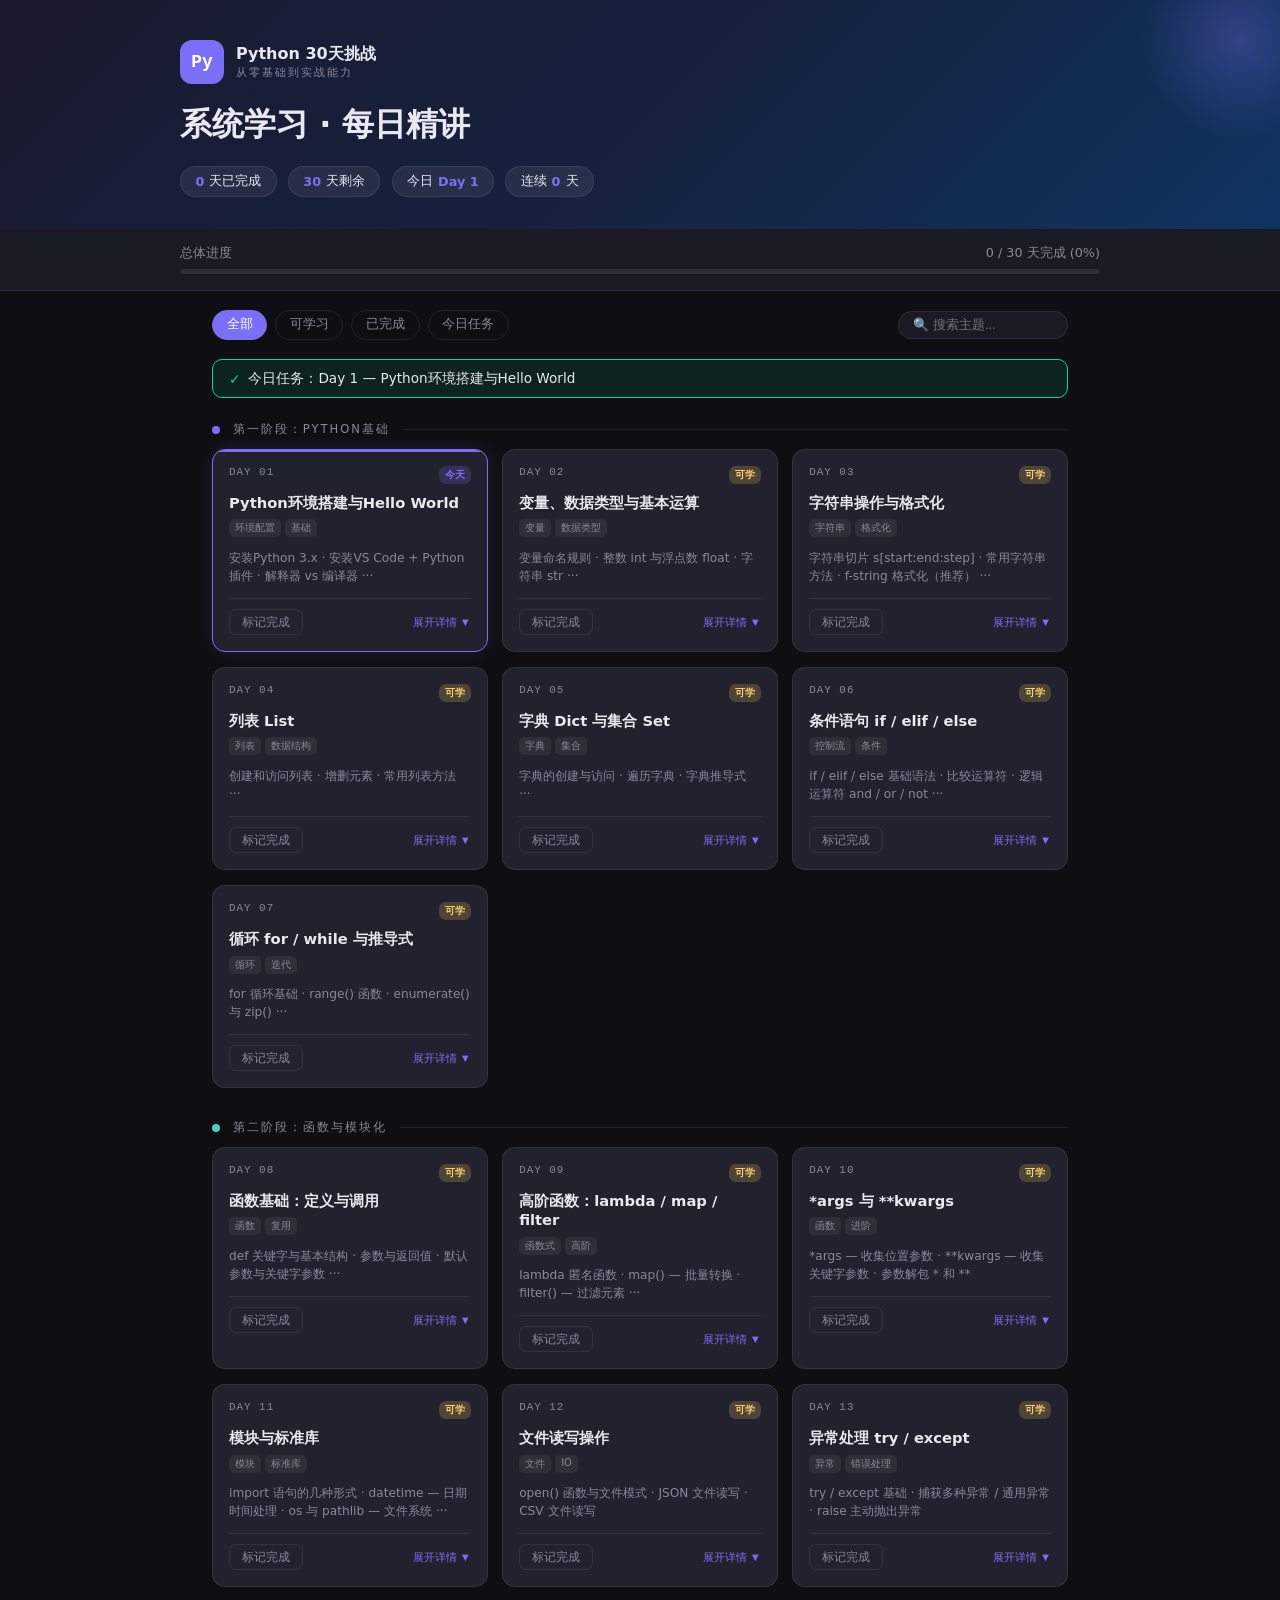
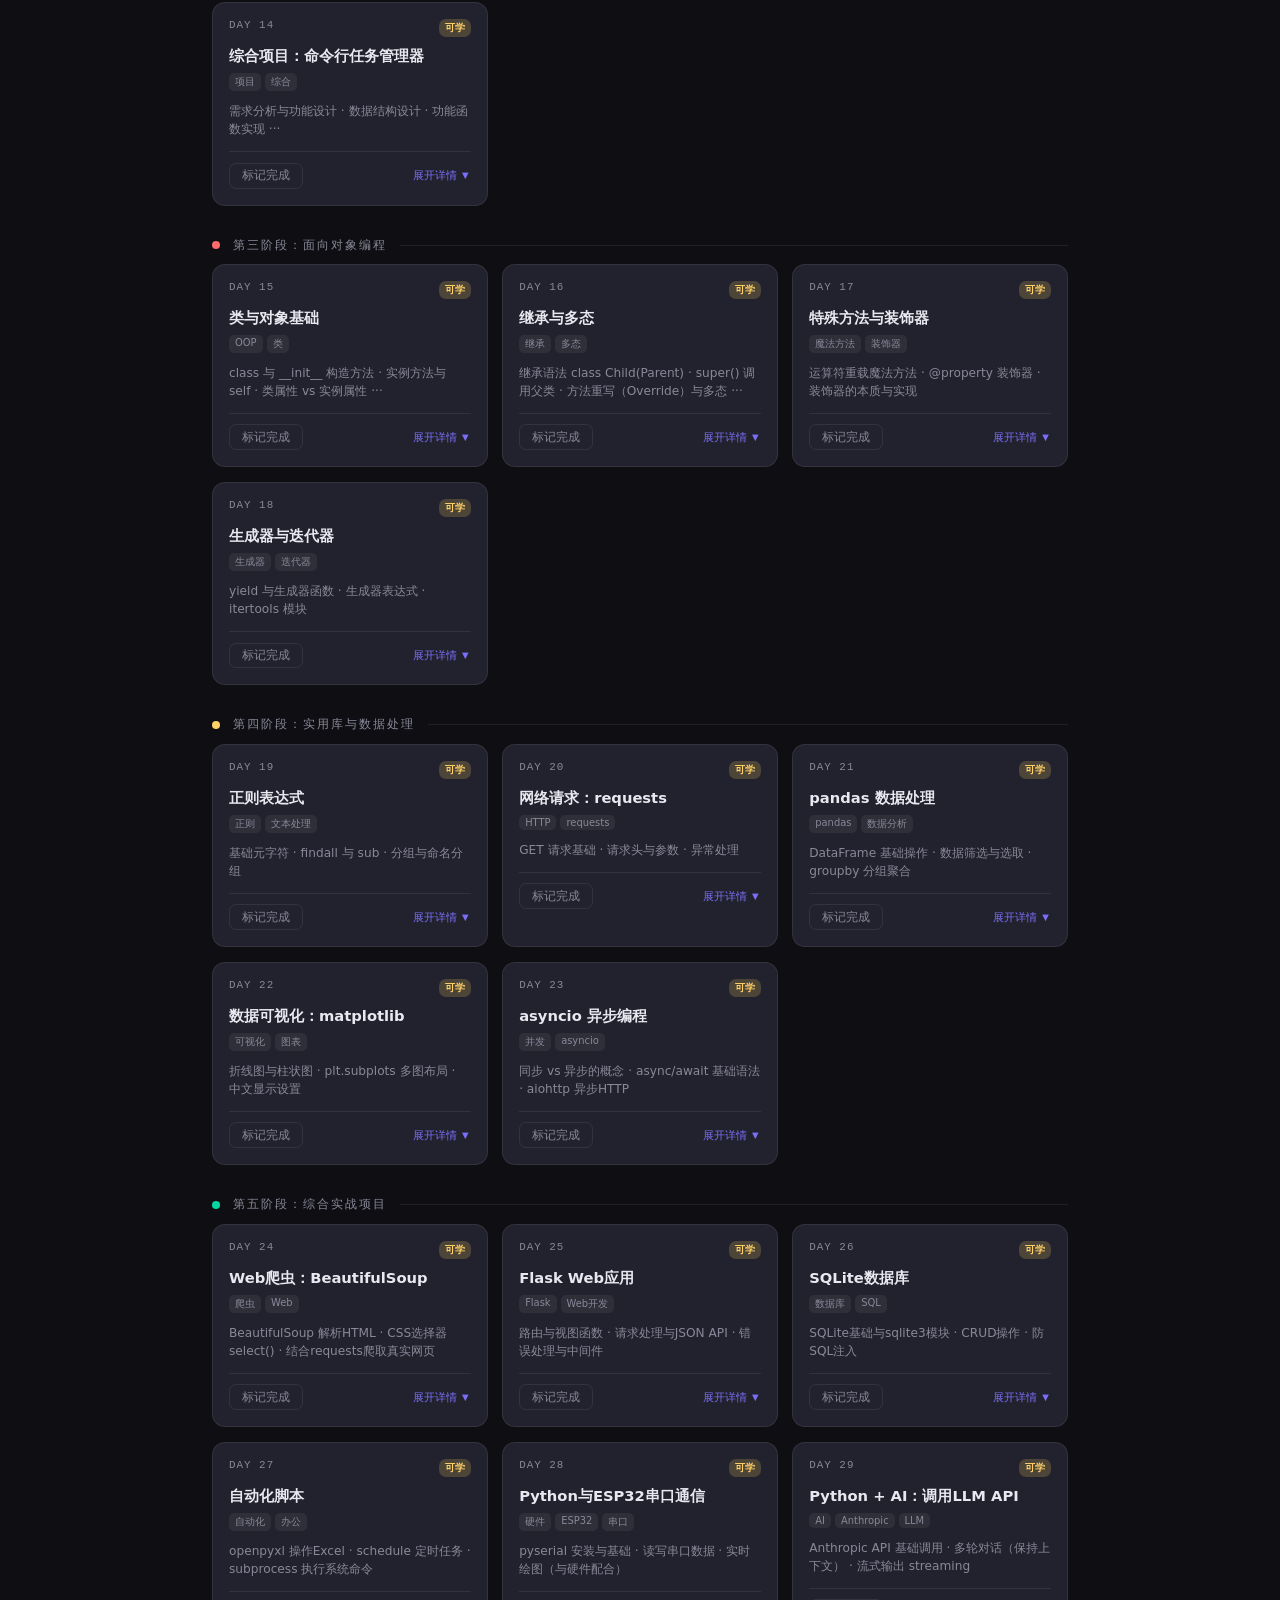
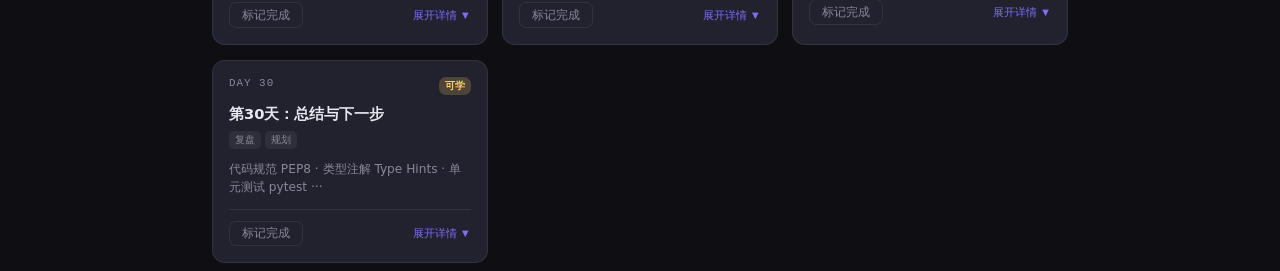
<file: python30days.html>
<!DOCTYPE html>
<html lang="zh">
<head>
<meta charset="UTF-8">
<meta name="viewport" content="width=device-width, initial-scale=1.0">
<title>Python 30天学习计划</title>
<style>
:root{--bg:#0f0f13;--surface:#1a1a24;--card:#22222e;--border:rgba(255,255,255,0.08);--text:#e8e8f0;--muted:#888899;--accent:#7c6ff7;--accent2:#4ecdc4;--amber:#ffd166;--green:#06d6a0;--mono:'Courier New',monospace}
*{box-sizing:border-box;margin:0;padding:0}
body{background:var(--bg);color:var(--text);font-family:'Segoe UI',system-ui,sans-serif;min-height:100vh;overflow-x:hidden}
.header{background:linear-gradient(135deg,#1a1a2e 0%,#16213e 50%,#0f3460 100%);padding:2.5rem 2rem 2rem;position:relative;overflow:hidden}
.header::before{content:'';position:absolute;top:-60px;right:-60px;width:200px;height:200px;background:radial-gradient(circle,rgba(124,111,247,.3) 0%,transparent 70%);border-radius:50%}
.header-inner{position:relative;z-index:1;max-width:920px;margin:0 auto}
.logo{display:flex;align-items:center;gap:12px;margin-bottom:1.2rem}
.logo-icon{width:44px;height:44px;background:var(--accent);border-radius:12px;display:flex;align-items:center;justify-content:center;font-size:18px;font-weight:700;color:#fff;font-family:var(--mono)}
h1{font-size:clamp(1.5rem,4vw,2rem);font-weight:700;margin-bottom:.3rem}
.stats-row{display:flex;gap:.7rem;margin-top:1.2rem;flex-wrap:wrap}
.stat-pill{background:rgba(255,255,255,.07);border:1px solid var(--border);border-radius:20px;padding:.35rem .9rem;font-size:.8rem;display:flex;align-items:center;gap:5px}
.stat-pill .num{font-weight:700;color:var(--accent)}
.progress-section{background:var(--surface);border-bottom:1px solid var(--border);padding:1rem 2rem}
.progress-inner{max-width:920px;margin:0 auto}
.progress-label{display:flex;justify-content:space-between;font-size:.8rem;color:var(--muted);margin-bottom:7px}
.progress-bar{height:5px;background:rgba(255,255,255,.08);border-radius:3px;overflow:hidden}
.progress-fill{height:100%;background:linear-gradient(90deg,var(--accent),var(--accent2));border-radius:3px;transition:width .5s ease}
.controls{max-width:920px;margin:1.2rem auto;padding:0 2rem;display:flex;gap:.5rem;flex-wrap:wrap;align-items:center}
.filter-btn{padding:.35rem .85rem;border-radius:20px;border:1px solid var(--border);background:transparent;color:var(--muted);font-size:.8rem;cursor:pointer;transition:all .2s}
.filter-btn.active{background:var(--accent);border-color:var(--accent);color:#fff}
.search-box{margin-left:auto;background:var(--surface);border:1px solid var(--border);border-radius:20px;padding:.35rem .9rem;color:var(--text);font-size:.8rem;outline:none;width:170px}
.search-box:focus{border-color:var(--accent)}
.phase-header{max-width:920px;margin:1.5rem auto .7rem;padding:0 2rem;display:flex;align-items:center;gap:.8rem}
.phase-title{font-size:.72rem;color:var(--muted);text-transform:uppercase;letter-spacing:2px;white-space:nowrap}
.phase-line{flex:1;height:1px;background:var(--border)}
.phase-dot{width:8px;height:8px;border-radius:50%;flex-shrink:0}
.grid{max-width:920px;margin:0 auto;padding:0 2rem .5rem;display:grid;grid-template-columns:repeat(auto-fill,minmax(255px,1fr));gap:.9rem}
.day-card{background:var(--card);border:1px solid var(--border);border-radius:13px;padding:1rem;cursor:pointer;transition:all .2s;position:relative;overflow:hidden}
.day-card:hover{border-color:rgba(124,111,247,.4);transform:translateY(-1px)}
.day-card.completed{border-color:rgba(6,214,160,.35)}
.day-card.completed::before,.day-card.today::before{content:'';position:absolute;top:0;left:0;right:0;height:2px}
.day-card.completed::before{background:var(--green)}
.day-card.today{border-color:var(--accent);box-shadow:0 0 18px rgba(124,111,247,.13)}
.day-card.today::before{background:var(--accent)}
.day-card.locked{opacity:.4;cursor:default}
.card-header{display:flex;justify-content:space-between;align-items:flex-start;margin-bottom:.6rem}
.day-num{font-size:.68rem;color:var(--muted);font-family:var(--mono);letter-spacing:1px}
.day-badge{font-size:.62rem;padding:2px 6px;border-radius:7px;font-weight:600}
.badge-today{background:rgba(124,111,247,.2);color:var(--accent)}
.badge-done{background:rgba(6,214,160,.2);color:var(--green)}
.badge-locked{background:rgba(255,255,255,.05);color:var(--muted)}
.badge-available{background:rgba(255,209,102,.2);color:var(--amber)}
.card-title{font-size:.92rem;font-weight:600;line-height:1.3;margin-bottom:.45rem}
.card-tags{display:flex;gap:4px;flex-wrap:wrap;margin-bottom:.7rem}
.tag{font-size:.62rem;padding:2px 6px;border-radius:5px;background:rgba(255,255,255,.06);color:var(--muted)}
.card-topics{font-size:.76rem;color:var(--muted);line-height:1.5}
.card-footer{display:flex;justify-content:space-between;align-items:center;margin-top:.8rem;padding-top:.65rem;border-top:1px solid var(--border)}
.complete-btn{padding:.28rem .75rem;border-radius:7px;border:1px solid var(--border);background:transparent;color:var(--muted);font-size:.72rem;cursor:pointer;transition:all .2s}
.complete-btn:hover{border-color:var(--green);color:var(--green)}
.complete-btn.done{background:rgba(6,214,160,.15);border-color:var(--green);color:var(--green)}
.detail-link{font-size:.7rem;color:var(--accent);cursor:pointer;background:none;border:none;padding:0}
.detail-link:hover{text-decoration:underline}

/* Expand panel */
.expand-panel{max-width:920px;margin:.2rem auto .8rem;padding:0 2rem;display:none}
.expand-panel.open{display:block}
.expand-inner{background:#1e1e2a;border:1px solid rgba(124,111,247,.4);border-radius:16px;padding:1.6rem;position:relative}
.ep-close{position:absolute;top:.9rem;right:.9rem;background:rgba(255,255,255,.07);border:none;color:var(--muted);width:26px;height:26px;border-radius:50%;cursor:pointer;font-size:13px;display:flex;align-items:center;justify-content:center}
.ep-close:hover{color:var(--text)}
.ep-day{font-size:.7rem;color:var(--muted);font-family:var(--mono);margin-bottom:.25rem}
.ep-title{font-size:1.2rem;font-weight:700;margin-bottom:1rem}
.ep-section{margin-bottom:1.1rem}
.ep-section>h3{font-size:.7rem;text-transform:uppercase;letter-spacing:1.5px;color:var(--accent);margin-bottom:.5rem}

/* Accordion for topics */
.accordion-item{border-bottom:1px solid rgba(255,255,255,.06);overflow:hidden}
.accordion-item:first-child{border-top:1px solid rgba(255,255,255,.06)}
.acc-trigger{width:100%;background:none;border:none;color:var(--text);padding:.6rem .2rem;display:flex;align-items:center;gap:8px;cursor:pointer;font-size:.86rem;text-align:left;transition:color .15s}
.acc-trigger:hover{color:var(--accent2)}
.acc-arrow{font-size:.65rem;color:var(--muted);transition:transform .25s;flex-shrink:0;margin-left:auto}
.acc-trigger.open .acc-arrow{transform:rotate(90deg)}
.acc-trigger.open{color:var(--accent2)}
.acc-icon{font-size:.75rem;color:var(--accent);flex-shrink:0}
.acc-body{max-height:0;overflow:hidden;transition:max-height .3s ease}
.acc-body.open{max-height:600px}
.acc-content{padding:.1rem .2rem .75rem 1.6rem}
.acc-explain{font-size:.83rem;color:var(--muted);line-height:1.7;margin-bottom:.6rem}
.acc-code{background:#0d0d14;border:1px solid var(--border);border-radius:7px;padding:.65rem;font-family:var(--mono);font-size:.73rem;color:#a8ff78;line-height:1.6;overflow-x:auto;white-space:pre;margin-top:.4rem}
.acc-tip{margin-top:.5rem;background:rgba(78,205,196,.08);border-left:2px solid var(--accent2);padding:.4rem .6rem;font-size:.78rem;color:var(--accent2);border-radius:0 5px 5px 0}

.code-block{background:#0d0d14;border:1px solid var(--border);border-radius:8px;padding:.75rem;font-family:var(--mono);font-size:.75rem;color:#a8ff78;line-height:1.6;overflow-x:auto;white-space:pre}
.exercise-box{background:rgba(124,111,247,.08);border:1px solid rgba(124,111,247,.2);border-radius:9px;padding:.8rem;font-size:.83rem;line-height:1.6}
.ep-footer{margin-top:1.3rem;display:flex;gap:.6rem}
.btn-primary{flex:1;padding:.6rem;background:var(--accent);border:none;color:#fff;border-radius:9px;font-size:.88rem;font-weight:600;cursor:pointer;transition:opacity .2s}
.btn-primary:hover{opacity:.85}
.btn-done{background:#06d6a0}
.btn-secondary{padding:.6rem 1rem;background:transparent;border:1px solid var(--border);color:var(--muted);border-radius:9px;font-size:.88rem;cursor:pointer}
.btn-secondary:hover{border-color:var(--text);color:var(--text)}
.toast{max-width:920px;margin:0 auto;padding:0 2rem;display:none}
.toast.show{display:block}
.toast-inner{background:rgba(6,214,160,.1);border:1px solid var(--green);border-radius:10px;padding:.6rem 1rem;display:flex;gap:8px;align-items:center;font-size:.85rem;margin-bottom:.5rem}
.toast-icon{color:var(--green)}
@media(max-width:600px){.grid,.controls,.phase-header,.expand-panel,.toast{padding-left:1rem;padding-right:1rem}.grid{grid-template-columns:1fr}.search-box{width:130px}}
</style>
</head>
<body>
<div class="header">
  <div class="header-inner">
    <div class="logo">
      <div class="logo-icon">Py</div>
      <div><div style="font-size:1rem;font-weight:700">Python 30天挑战</div><div style="font-size:11px;color:var(--muted);letter-spacing:2px;text-transform:uppercase">从零基础到实战能力</div></div>
    </div>
    <h1>系统学习 · 每日精讲</h1>
    <div class="stats-row" id="statsRow"></div>
  </div>
</div>
<div class="progress-section">
  <div class="progress-inner">
    <div class="progress-label"><span>总体进度</span><span id="progressText">0 / 30 天完成</span></div>
    <div class="progress-bar"><div class="progress-fill" id="progressFill" style="width:0%"></div></div>
  </div>
</div>
<div class="controls">
  <button class="filter-btn active" onclick="setFilter('all',this)">全部</button>
  <button class="filter-btn" onclick="setFilter('available',this)">可学习</button>
  <button class="filter-btn" onclick="setFilter('completed',this)">已完成</button>
  <button class="filter-btn" onclick="setFilter('today',this)">今日任务</button>
  <input class="search-box" placeholder="🔍 搜索主题..." oninput="doSearch(this.value)"/>
</div>
<div class="toast" id="toast"><div class="toast-inner"><span class="toast-icon">✓</span><span id="toastMsg"></span></div></div>
<div id="mainContent"></div>

<script>
// ─── CURRICULUM DATA ──────────────────────────────────────────────────────────
// topics is now array of {name, explain, code?, tip?}
const curriculum = [
 {phase:"第一阶段：Python基础",color:"#7c6ff7",days:[
  {day:1,title:"Python环境搭建与Hello World",tags:["环境配置","基础"],
   topics:[
    {name:"安装Python 3.x",explain:"前往 python.org 下载最新版本（3.11+）。安装时勾选「Add Python to PATH」，安装完成后在终端输入 python --version 验证。",code:"# 终端中验证安装\n$ python --version\nPython 3.11.0",tip:"Windows用户建议用 Python Launcher (py 命令)，macOS推荐用Homebrew: brew install python3"},
    {name:"安装VS Code + Python插件",explain:"VS Code是目前最推荐的Python编辑器。安装后在扩展市场搜索「Python」（Microsoft官方插件），它提供语法高亮、自动补全、调试等功能。"},
    {name:"解释器 vs 编译器",explain:"Python是解释型语言：代码逐行被解释器读取并立即执行，不需要事先编译成二进制。这让调试更方便，但运行速度比C/Java慢。",tip:"类比：编译器像是把整本书翻译好再读；解释器像是边说边翻译"},
    {name:"运行第一个程序",explain:"创建文件 hello.py，写入代码后，在终端 cd 到该目录，执行 python hello.py 运行。也可以在VS Code直接按右上角运行按钮。",code:'# hello.py\nprint("Hello, World!")\nprint("你好，Python！")'},
    {name:"print() 函数",explain:"print() 是最基础的输出函数。可以输出任意数量的参数，默认用空格分隔，末尾换行。",code:'print("Hello")               # 输出一个值\nprint("姓名:", "Rick")        # 多个值，空格分隔\nprint("A", "B", sep="-")     # 自定义分隔符\nprint("不换行", end="")       # 不换行'},
    {name:"注释的写法",explain:"注释不会被执行，用来解释代码。养成写注释的好习惯是专业开发者的基本素养。",code:'# 这是单行注释\n\n"""\n这是多行注释（其实是字符串字面量）\n常用来写函数说明\n"""'}
   ],
   code:'print("Hello, World!")\nprint("你好，Python！")\n# 修改引号里的内容就能改变输出',
   exercise:"安装好Python和VS Code，新建 hello.py，输出你的名字和今天的日期。运行成功截图留存！"},

  {day:2,title:"变量、数据类型与基本运算",tags:["变量","数据类型"],
   topics:[
    {name:"变量命名规则",explain:"变量名只能包含字母、数字、下划线，不能以数字开头，不能使用Python关键字（如 if/for/class）。推荐用小写加下划线的风格（snake_case）。",code:'my_name = "Rick"    # 推荐\nmyName = "Rick"     # 也可以，但Python社区不推荐\n# 2name = "错误"    # 不合法！',tip:"好的命名让代码自解释：user_age 比 a 好100倍"},
    {name:"整数 int 与浮点数 float",explain:"int 是没有小数点的数字；float 是有小数点的数字。两者可以混合运算，结果自动变为float。",code:'age = 28           # int\nheight = 1.78      # float\nresult = age + height  # → 29.78，自动成float\nprint(type(age))   # <class "int">'},
    {name:"字符串 str",explain:"字符串是用引号包裹的文本，单双引号均可。字符串是不可变的（immutable），不能直接修改某个字符。",code:'name = "Rick"\nalso = \'Rick\'      # 单双引号都行\nmulti = """第一行\n第二行"""           # 多行字符串'},
    {name:"布尔值 bool",explain:"bool只有两个值：True 和 False（注意大写）。布尔值是比较运算的结果，也是条件判断的基础。",code:'is_learning = True\nis_done = False\nprint(10 > 5)      # True\nprint(type(True))  # <class "bool">'},
    {name:"type() 查看类型",explain:"type() 函数返回变量的数据类型，调试时非常有用。",code:'print(type(42))       # <class "int">\nprint(type(3.14))     # <class "float">\nprint(type("hello"))  # <class "str">\nprint(type(True))     # <class "bool">'},
    {name:"算术运算符",explain:"Python支持7种基本算术运算。其中整除(//)和取余(%)在编程中非常常用。",code:'print(10 + 3)   # 13  加\nprint(10 - 3)   # 7   减\nprint(10 * 3)   # 30  乘\nprint(10 / 3)   # 3.333... 除（结果是float）\nprint(10 // 3)  # 3   整除（向下取整）\nprint(10 % 3)   # 1   取余\nprint(2 ** 8)   # 256 幂运算',tip:"技巧：判断奇偶用 n % 2，等于0是偶数，等于1是奇数"}
   ],
   code:'name = "Rick"\nage = 28\nheight = 1.78\nis_learning = True\nprint(f"{name} | {age}岁 | {height}m | 在学习:{is_learning}")',
   exercise:"创建变量存储你的姓名、年龄、身高，计算并打印：你出生至今大约多少天（年龄×365）。"},

  {day:3,title:"字符串操作与格式化",tags:["字符串","格式化"],
   topics:[
    {name:"字符串切片 s[start:end:step]",explain:"切片可以提取字符串的一部分。索引从0开始，负数从末尾倒数。start包含，end不包含。",code:'s = "Hello Python"\nprint(s[0])      # H      （第1个字符）\nprint(s[-1])     # n      （最后一个）\nprint(s[0:5])    # Hello  （索引0到4）\nprint(s[6:])     # Python （从6到末尾）\nprint(s[::-1])   # nohtyP olleH （反转）',tip:"记忆口诀：[开始:结束:步长]，不写就是默认值"},
    {name:"常用字符串方法",explain:"字符串对象内置了大量实用方法，掌握这些能大幅提升文本处理效率。",code:'s = "  Hello, Python!  "\nprint(s.upper())          # 全大写\nprint(s.lower())          # 全小写\nprint(s.strip())          # 去掉首尾空格\nprint(s.replace("Python","World"))\nprint(s.split(","))       # 按逗号分割→列表\nprint("Python" in s)      # True，包含判断\nprint(s.count("l"))       # 统计出现次数'},
    {name:"f-string 格式化（推荐）",explain:"f-string（格式化字符串字面量）是Python 3.6+引入的最现代、最推荐的字符串格式化方式。在字符串前加f，花括号内可以写任意表达式。",code:'name = "Rick"\nage = 28\nprint(f"我叫{name}")\nprint(f"今年{age}岁，10年后{age+10}岁")\nprint(f"圆周率约 {3.14159:.2f}")  # 保留2位小数\nprint(f"{"居中":^20}")            # 文字居中',tip:"f-string是目前最推荐的格式化方式，比%格式化和.format()更简洁易读"},
    {name:"len() 函数",explain:"len() 返回序列（字符串、列表等）的长度，即元素数量。对字符串来说就是字符数。",code:'print(len("Hello"))        # 5\nprint(len("你好"))          # 2（中文每个字算1个）\nprint(len(""))             # 0（空字符串）'}
   ],
   code:'name = "Rick Chen"\nprint(f"全名: {name}")\nprint(f"长度: {len(name)} 个字符")\nprint(f"大写: {name.upper()}")\nprint(f"名字: {name.split()[0]}")\nprint(f"反转: {name[::-1]}")',
   exercise:"用f-string格式化一段自我介绍：包含姓名、职业、学Python的第几天、今日日期（用datetime模块获取）。"},

  {day:4,title:"列表 List",tags:["列表","数据结构"],
   topics:[
    {name:"创建和访问列表",explain:"列表是有序的、可变的数据集合，可以存放任意类型的元素，用方括号[]创建。",code:'skills = ["Python", "HTML", "Arduino"]\nprint(skills[0])    # Python（第1个）\nprint(skills[-1])   # Arduino（最后一个）\nprint(skills[1:3])  # ["HTML","Arduino"]（切片）\nmixed = [1, "hello", True, 3.14]  # 混合类型'},
    {name:"增删元素",explain:"列表是可变的（mutable），可以动态增加和删除元素。",code:'nums = [1, 2, 3]\nnums.append(4)       # 末尾加：[1,2,3,4]\nnums.insert(1, 99)   # 指定位置：[1,99,2,3,4]\nnums.remove(99)      # 按值删除\nlast = nums.pop()    # 删并返回末尾元素→4\nprint(nums)          # [1,2,3]',tip:"append()是最常用的添加方式；pop()默认删最后一个，pop(0)删第一个"},
    {name:"常用列表方法",explain:"列表提供了丰富的内置方法用于排序、查找、统计等操作。",code:'nums = [3,1,4,1,5,9,2,6]\nnums.sort()              # 原地排序\nprint(nums)              # [1,1,2,3,4,5,6,9]\nprint(sorted(nums, reverse=True))  # 降序（不修改原列表）\nprint(nums.count(1))     # 统计1出现几次→2\nprint(nums.index(5))     # 5在哪个位置→4\nprint(len(nums))         # 长度→8'},
    {name:"列表推导式",explain:"列表推导式是Python最优雅的特性之一，用一行代码创建列表，比for循环更简洁高效。",code:'# 普通写法\nsquares = []\nfor x in range(10):\n    squares.append(x**2)\n\n# 列表推导式（推荐）\nsquares = [x**2 for x in range(10)]\nevens = [x for x in range(20) if x%2==0]\nwords = ["hello","world"]\nupper = [w.upper() for w in words]',tip:"公式：[表达式 for 变量 in 可迭代对象 if 条件]，条件部分可选"}
   ],
   code:'skills = ["Python", "HTML", "Arduino"]\nskills.append("ESP32")\nskills.sort()\nprint("我的技能:")\nfor i, s in enumerate(skills, 1):\n    print(f"  {i}. {s}")',
   exercise:"创建你的技能清单列表，添加3个想学的技能，删除1个，按字母排序打印，最后用列表推导式生成所有技能名称的长度列表。"},

  {day:5,title:"字典 Dict 与集合 Set",tags:["字典","集合"],
   topics:[
    {name:"字典的创建与访问",explain:"字典是键值对（key-value）的集合，通过键来快速查找对应的值。键必须唯一且不可变（字符串、数字最常用）。",code:'person = {"name":"Rick","age":28,"city":"LA"}\nprint(person["name"])     # Rick（按键访问）\nprint(person.get("job")) # None（键不存在不报错）\nprint(person.get("job","未设置"))  # 默认值\n\n# 修改和添加\nperson["age"] = 29\nperson["job"] = "Producer"'},
    {name:"遍历字典",explain:"字典提供三种遍历方式：只遍历键、只遍历值、同时遍历键值对。",code:'info = {"name":"Rick","age":28}\nfor key in info.keys():\n    print(key)\nfor val in info.values():\n    print(val)\nfor k, v in info.items():  # 最常用\n    print(f"{k}: {v}")'},
    {name:"字典推导式",explain:"类似列表推导式，字典也支持一行创建，非常实用。",code:'# 列表转字典\nkeys = ["a","b","c"]\nvals = [1,2,3]\nd = {k:v for k,v in zip(keys,vals)}\n# {"a":1,"b":2,"c":3}\n\n# 过滤字典\nscores = {"Alice":90,"Bob":60,"Charlie":85}\npassed = {k:v for k,v in scores.items() if v>=80}'},
    {name:"集合 Set 的特性与运算",explain:"集合是无序的、不重复的元素集合。最大用途：快速去重、集合运算（交集/并集/差集）。",code:'tags = ["ESP32","Python","ESP32","Arduino","Python"]\nunique = set(tags)   # 自动去重\nprint(unique)        # {"Arduino","ESP32","Python"}\n\na = {1,2,3,4}\nb = {3,4,5,6}\nprint(a | b)  # 并集 {1,2,3,4,5,6}\nprint(a & b)  # 交集 {3,4}\nprint(a - b)  # 差集 {1,2}',tip:"in 操作：列表是O(n)线性查找，集合和字典是O(1)常数时间，数据量大时用集合/字典快得多"}
   ],
   code:'movie = {\n    "title":"Inception",\n    "director":"Christopher Nolan",\n    "year":2010,\n    "rating":8.8\n}\nfor k,v in movie.items():\n    print(f"  {k:10}: {v}")',
   exercise:"创建一个电影信息字典，格式化打印；再创建两个演员集合，用集合运算找出两部电影的共同演员。"},

  {day:6,title:"条件语句 if / elif / else",tags:["控制流","条件"],
   topics:[
    {name:"if / elif / else 基础语法",explain:"Python用缩进（4个空格）来表示代码块，不需要花括号。elif是else if的缩写，可以有多个elif。",code:'score = 85\nif score >= 90:\n    grade = "A"\nelif score >= 80:\n    grade = "B"\nelif score >= 70:\n    grade = "C"\nelse:\n    grade = "F"\nprint(f"成绩{score}分 → 等级{grade}")'},
    {name:"比较运算符",explain:"比较运算符返回布尔值，是条件判断的基础。",code:'print(5 == 5)   # True  等于（注意是两个=）\nprint(5 != 3)   # True  不等于\nprint(5 > 3)    # True  大于\nprint(5 < 3)    # False 小于\nprint(5 >= 5)   # True  大于等于\nprint(5 <= 4)   # False 小于等于\nprint("a" in ["a","b"])  # True  包含',tip:"常见错误：把赋值的=和比较的==弄混，if a = 5 会报错"},
    {name:"逻辑运算符 and / or / not",explain:"用于组合多个条件。and：全真才真；or：有一个真就真；not：取反。",code:'age = 20\nhas_id = True\n\n# and：两个条件都要满足\nif age >= 18 and has_id:\n    print("可以入场")\n\n# or：满足一个即可\nif age < 13 or age > 65:\n    print("享受优惠票")\n\n# not：取反\nif not has_id:\n    print("请出示证件")'},
    {name:"三元表达式（条件表达式）",explain:"Python的三元表达式让简单的if-else可以写成一行，非常简洁。",code:'age = 20\n# 标准写法\nif age >= 18:\n    status = "成年"\nelse:\n    status = "未成年"\n\n# 三元表达式（等价）\nstatus = "成年" if age >= 18 else "未成年"\nprint(status)  # 成年',tip:"公式：值A if 条件 else 值B。条件为真取值A，否则取值B"}
   ],
   code:'year = 2024\nif year % 400 == 0:\n    result = "闰年"\nelif year % 100 == 0:\n    result = "不是闰年"\nelif year % 4 == 0:\n    result = "闰年"\nelse:\n    result = "不是闰年"\nprint(f"{year}年是{result}")',
   exercise:"写一个BMI计算器：输入身高（米）和体重（公斤），计算BMI，用if-elif判断并打印：偏瘦/正常/超重/肥胖。"},

  {day:7,title:"循环 for / while 与推导式",tags:["循环","迭代"],
   topics:[
    {name:"for 循环基础",explain:"for循环用于遍历任何可迭代对象（列表、字符串、字典、range等）。是Python中最常用的循环。",code:'fruits = ["苹果","香蕉","橙子"]\nfor fruit in fruits:\n    print(fruit)\n\n# 遍历字符串\nfor char in "Python":\n    print(char, end=" ")  # P y t h o n\n\n# 遍历字典\nfor k, v in {"a":1,"b":2}.items():\n    print(f"{k}={v}")'},
    {name:"range() 函数",explain:"range()生成一个数字序列，是for循环的好搭档。range(stop)、range(start,stop)、range(start,stop,step)。",code:'for i in range(5):       # 0,1,2,3,4\n    print(i)\n\nfor i in range(1,6):     # 1,2,3,4,5\n    print(i)\n\nfor i in range(0,10,2):  # 0,2,4,6,8（步长2）\n    print(i)\n\nfor i in range(5,0,-1):  # 5,4,3,2,1（倒数）\n    print(i)'},
    {name:"enumerate() 与 zip()",explain:"enumerate()给迭代加上序号；zip()把多个列表并行迭代。这两个内置函数极其实用。",code:'skills = ["Python","Git","Linux"]\n# enumerate：同时获取索引和值\nfor i, skill in enumerate(skills, 1):\n    print(f"{i}. {skill}")\n\n# zip：并行遍历两个列表\nnames = ["Alice","Bob","Charlie"]\nscores = [90, 85, 92]\nfor name, score in zip(names, scores):\n    print(f"{name}: {score}分")'},
    {name:"while 循环与 break/continue",explain:"while循环在条件为真时重复执行。break立即退出循环，continue跳过当前轮次。",code:'n = 1\nwhile n <= 5:\n    print(n)\n    n += 1\n\n# break：找到就退出\nfor i in range(10):\n    if i == 5:\n        break      # 循环到5就停\n    print(i)\n\n# continue：跳过偶数\nfor i in range(10):\n    if i % 2 == 0:\n        continue   # 跳过偶数\n    print(i)       # 只打印奇数',tip:"while适合「不知道循环几次」的情况；for适合「遍历已知集合」的情况"},
    {name:"列表推导式进阶",explain:"列表推导式是Python最具特色的语法，比普通for循环更简洁，性能也略优。",code:'# 基础推导式\nsquares = [x**2 for x in range(10)]\n\n# 带条件的推导式\nevens = [x for x in range(20) if x%2==0]\n\n# 嵌套推导式（矩阵展平）\nmatrix = [[1,2,3],[4,5,6],[7,8,9]]\nflat = [n for row in matrix for n in row]\n# [1,2,3,4,5,6,7,8,9]'}
   ],
   code:'total = sum(x for x in range(1,101) if x%3==0)\nprint(f"1-100中3的倍数之和: {total}")\n\n# 九九乘法表\nfor i in range(1,10):\n    for j in range(1,i+1):\n        print(f"{j}×{i}={i*j:2}", end=" ")\n    print()',
   exercise:"用列表推导式生成1-100所有3的倍数，计算总和；再用嵌套for循环打印一个漂亮的九九乘法表。"},
 ]},

 {phase:"第二阶段：函数与模块化",color:"#4ecdc4",days:[
  {day:8,title:"函数基础：定义与调用",tags:["函数","复用"],
   topics:[
    {name:"def 关键字与基本结构",explain:"用def定义函数，函数名后跟括号和冒号，函数体缩进。函数是「可复用的代码块」，避免重复写相同逻辑。",code:'def greet(name):\n    """向指定的人打招呼"""\n    print(f"你好，{name}！")\n\ngreet("Rick")    # 调用\ngreet("Alice")\n# → 你好，Rick！\n# → 你好，Alice！'},
    {name:"参数与返回值",explain:"参数是函数接收的输入；return语句把结果返回给调用者。没有return语句的函数默认返回None。",code:'def add(a, b):\n    return a + b\n\nresult = add(3, 5)   # result = 8\nprint(result)\n\ndef no_return():\n    x = 42            # 没有return\n\nprint(no_return())   # None'},
    {name:"默认参数与关键字参数",explain:"参数可以有默认值，调用时可以省略；也可以用参数名来指定传值，不用管顺序。",code:'def greet(name, greeting="你好"):\n    return f"{greeting}，{name}！"\n\nprint(greet("Rick"))            # 你好，Rick！\nprint(greet("Rick", "早上好"))  # 早上好，Rick！\nprint(greet(greeting="晚安", name="Rick"))  # 关键字调用',tip:"默认参数要放在普通参数后面，否则报错"},
    {name:"多返回值",explain:"Python函数可以返回多个值（本质是返回一个元组），调用时可以直接解包。",code:'def min_max(lst):\n    return min(lst), max(lst)   # 返回元组\n\nlo, hi = min_max([3,1,4,1,5,9])  # 解包\nprint(f"最小:{lo}, 最大:{hi}")    # 最小:1, 最大:9\n\n# 也可以不解包\nresult = min_max([3,1,4])\nprint(result)  # (1, 4)'}
   ],
   code:'def celsius_to_fahrenheit(c):\n    """摄氏度转华氏度"""\n    return c * 9/5 + 32\n\ndef fahrenheit_to_celsius(f):\n    """华氏度转摄氏度"""\n    return (f - 32) * 5/9\n\nprint(f"100°C = {celsius_to_fahrenheit(100):.1f}°F")\nprint(f"212°F = {fahrenheit_to_celsius(212):.1f}°C")',
   exercise:"写温度转换函数（支持C↔F互转）；再写一个 is_prime(n) 函数判断是否为素数，测试1-20的所有数。"},

  {day:9,title:"高阶函数：lambda / map / filter",tags:["函数式","高阶"],
   topics:[
    {name:"lambda 匿名函数",explain:"lambda创建一个简单的匿名函数，语法：lambda 参数: 表达式。适合逻辑简单、只用一次的场景。",code:'# 普通函数\ndef double(x):\n    return x * 2\n\n# 等价的lambda\ndouble = lambda x: x * 2\nadd = lambda x, y: x + y\n\nprint(double(5))     # 10\nprint(add(3, 4))     # 7',tip:"lambda只能写单个表达式，复杂逻辑还是用def定义"},
    {name:"map() — 批量转换",explain:"map()对可迭代对象的每个元素应用函数，返回一个map对象（用list()转换）。",code:'nums = [1, 2, 3, 4, 5]\n\n# 每个元素乘以2\ndoubled = list(map(lambda x: x*2, nums))\nprint(doubled)  # [2, 4, 6, 8, 10]\n\n# 把字符串列表转为整数\nstrs = ["1","2","3","4"]\nnums = list(map(int, strs))\nprint(nums)     # [1, 2, 3, 4]'},
    {name:"filter() — 过滤元素",explain:"filter()用函数对每个元素判断，返回满足条件（函数返回True）的元素。",code:'nums = [1, 2, 3, 4, 5, 6, 7, 8, 9, 10]\n\n# 保留偶数\nevens = list(filter(lambda x: x%2==0, nums))\nprint(evens)  # [2, 4, 6, 8, 10]\n\n# 过滤空字符串\nwords = ["hello","","world","","!"]\nnon_empty = list(filter(None, words))\nprint(non_empty)  # ["hello","world","!"]'},
    {name:"sorted() 自定义排序",explain:"sorted()支持key参数来指定排序依据，配合lambda可以实现任意复杂的排序逻辑。",code:'people = [("Alice",30),("Bob",25),("Charlie",28)]\n\n# 按年龄排序\nby_age = sorted(people, key=lambda p: p[1])\nprint(by_age)\n# [("Bob",25),("Charlie",28),("Alice",30)]\n\n# 字符串按长度排序\nwords = ["banana","apple","cherry","date"]\nby_len = sorted(words, key=len)\nprint(by_len)  # ["date","apple","banana","cherry"]',tip:"key=len 是 key=lambda x:len(x) 的简写，Python内置函数可以直接用"}
   ],
   code:'files = ["main.py","readme.txt","utils.py","data.csv","test.py"]\n\n# 过滤出.py文件\npy_files = list(filter(lambda f: f.endswith(".py"), files))\n# 转大写\nupper = list(map(str.upper, py_files))\n# 排序\nsorted_files = sorted(upper)\nprint(sorted_files)',
   exercise:"有一组学生成绩字典列表，用filter过滤出及格学生，用sorted按成绩降序排列，用map格式化输出。"},

  {day:10,title:"*args 与 **kwargs",tags:["函数","进阶"],
   topics:[
    {name:"*args — 收集位置参数",explain:"*args让函数可以接收任意数量的位置参数，在函数内部args是一个元组。",code:'def my_sum(*args):\n    print(type(args))  # <class "tuple">\n    return sum(args)\n\nprint(my_sum(1, 2, 3))       # 6\nprint(my_sum(1, 2, 3, 4, 5)) # 15\nprint(my_sum())               # 0'},
    {name:"**kwargs — 收集关键字参数",explain:"**kwargs让函数接收任意数量的关键字参数，在函数内部kwargs是一个字典。",code:'def profile(**kwargs):\n    print(type(kwargs))  # <class "dict">\n    for k, v in kwargs.items():\n        print(f"  {k}: {v}")\n\nprofile(name="Rick", job="Producer", city="LA")\n# name: Rick\n# job: Producer\n# city: LA'},
    {name:"参数解包 * 和 **",explain:"*用于解包列表/元组传入位置参数；**用于解包字典传入关键字参数。",code:'def add(a, b, c):\n    return a + b + c\n\nnums = [1, 2, 3]\nprint(add(*nums))     # 等同于 add(1,2,3) → 6\n\nparams = {"a":1,"b":2,"c":3}\nprint(add(**params))  # 等同于 add(a=1,b=2,c=3) → 6',tip:"参数顺序：普通参数 → *args → 带默认值参数 → **kwargs"}
   ],
   code:'def log(*messages, level="INFO"):\n    prefix = {"INFO":"ℹ","WARNING":"⚠","ERROR":"✗"}.get(level,"?")\n    for msg in messages:\n        print(f"[{level}] {prefix} {msg}")\n\nlog("服务器启动")\nlog("内存不足","CPU过高", level="WARNING")\nlog("连接失败", level="ERROR")',
   exercise:"实现一个通用log函数（支持任意多条消息和level参数）；再实现一个merge_dicts函数，把多个字典合并成一个。"},

  {day:11,title:"模块与标准库",tags:["模块","标准库"],
   topics:[
    {name:"import 语句的几种形式",explain:"Python用import导入模块。有三种写法，各有适用场景。",code:'import math                    # 导入整个模块\nfrom math import sqrt, pi      # 只导入需要的\nfrom math import sqrt as sq    # 起别名\nimport numpy as np             # 第三方库常用别名\n\nprint(math.sqrt(144))          # 12.0\nprint(sqrt(144))               # 12.0（直接用）\nprint(sq(144))                 # 12.0（别名）',tip:"不推荐 from math import *，会污染命名空间，搞不清楚函数来自哪里"},
    {name:"datetime — 日期时间处理",explain:"datetime模块是处理日期和时间的标准库，生产中非常常用。",code:'from datetime import datetime, timedelta, date\n\nnow = datetime.now()\nprint(now)                          # 当前时间\nprint(now.strftime("%Y-%m-%d"))     # 格式化日期\nprint(now.strftime("%H:%M:%S"))     # 格式化时间\n\ntomorrow = now + timedelta(days=1)\nten_days = now + timedelta(days=10)\nprint(f"10天后: {ten_days.date()}")'},
    {name:"os 与 pathlib — 文件系统",explain:"os模块提供操作系统接口；pathlib提供更现代的面向对象的路径操作（推荐用pathlib）。",code:'import os\nfrom pathlib import Path\n\nprint(os.getcwd())          # 当前目录\nprint(os.listdir("."))      # 列出文件\n\n# pathlib（推荐）\np = Path(".")\nfor f in p.glob("*.py"):   # 找所有.py文件\n    print(f.name)'},
    {name:"random — 随机数",explain:"random模块提供各种随机数生成功能，游戏、测试、数据采样都会用到。",code:'import random\n\nprint(random.randint(1, 6))        # 随机整数（骰子）\nprint(random.random())             # 0-1之间的浮点\nprint(random.uniform(0, 10))      # 指定范围浮点\n\nfruits = ["苹果","香蕉","橙子","葡萄"]\nprint(random.choice(fruits))       # 随机选一个\nrandom.shuffle(fruits)             # 原地打乱\nprint(random.sample(fruits, 2))    # 随机选2个不重复'}
   ],
   code:'from datetime import datetime, timedelta\n\nstart = datetime(2025, 3, 20)  # 开始学习Python的日期\nnow = datetime.now()\ndays = (now - start).days\nfinish = start + timedelta(days=30)\n\nprint(f"已学习: {days} 天")\nprint(f"30天后完成: {finish.strftime(\"%Y年%m月%d日\")}")',
   exercise:"用datetime计算你距离30岁还有多少天；用os.listdir()列出当前目录下所有文件，用pathlib过滤出.py文件。"},

  {day:12,title:"文件读写操作",tags:["文件","IO"],
   topics:[
    {name:"open() 函数与文件模式",explain:"open()打开文件，必须指定模式：r(读)、w(写，覆盖)、a(追加)、b(二进制)。用with语句确保文件自动关闭。",code:'# 写文件（会覆盖原有内容）\nwith open("diary.txt", "w", encoding="utf-8") as f:\n    f.write("第12天：学习文件操作\\n")\n\n# 追加写入（不覆盖）\nwith open("diary.txt", "a", encoding="utf-8") as f:\n    f.write("收获很多！\\n")\n\n# 读文件\nwith open("diary.txt", "r", encoding="utf-8") as f:\n    content = f.read()    # 读全部\n    # lines = f.readlines()  # 读成列表',tip:"encoding='utf-8'非常重要，特别是有中文时，否则可能乱码"},
    {name:"JSON 文件读写",explain:"JSON是最常用的数据交换格式，Python的json模块让读写JSON极其简单。",code:'import json\n\n# 写JSON\ndata = {"name":"Rick","skills":["Python","ESP32"],"level":3}\nwith open("profile.json","w",encoding="utf-8") as f:\n    json.dump(data, f, ensure_ascii=False, indent=2)\n\n# 读JSON\nwith open("profile.json","r",encoding="utf-8") as f:\n    loaded = json.load(f)\nprint(loaded["name"])     # Rick\nprint(loaded["skills"])   # ["Python","ESP32"]',tip:"ensure_ascii=False让中文正常显示而不是\\uXXXX；indent=2让输出格式化好看"},
    {name:"CSV 文件读写",explain:"CSV（逗号分隔值）是数据处理中最常见的格式，Python内置csv模块处理它。",code:'import csv\n\n# 写CSV\nwith open("scores.csv","w",newline="",encoding="utf-8") as f:\n    writer = csv.writer(f)\n    writer.writerow(["姓名","分数","等级"])  # 写表头\n    writer.writerow(["Alice",90,"A"])\n    writer.writerow(["Bob",75,"B"])\n\n# 读CSV\nwith open("scores.csv","r",encoding="utf-8") as f:\n    reader = csv.DictReader(f)   # 以字典形式读\n    for row in reader:\n        print(row["姓名"], row["分数"])'}
   ],
   code:'import json\nfrom datetime import datetime\n\ndef add_log(content):\n    """追加一条学习日志"""\n    try:\n        with open("log.json","r",encoding="utf-8") as f:\n            logs = json.load(f)\n    except FileNotFoundError:\n        logs = []\n    logs.append({"date":datetime.now().strftime("%Y-%m-%d"),"content":content})\n    with open("log.json","w",encoding="utf-8") as f:\n        json.dump(logs, f, ensure_ascii=False, indent=2)\n    print(f"已记录：{content}")\n\nadd_log("学习了文件读写")',
   exercise:"创建一个学习日志程序：每次运行时追加写入当天学的内容（JSON格式），并能读取展示所有历史记录，按日期排列。"},

  {day:13,title:"异常处理 try / except",tags:["异常","错误处理"],
   topics:[
    {name:"try / except 基础",explain:"try块里的代码如果出现错误，会跳到except处理，不会让程序崩溃。这是写健壮代码的关键。",code:'# 没有异常处理：程序直接崩溃\n# print(int("abc"))  # ValueError: invalid literal\n\n# 有异常处理：优雅处理\ntry:\n    num = int("abc")\nexcept ValueError:\n    print("输入不是有效数字")\n    num = 0\n\nprint(f"num = {num}")  # num = 0'},
    {name:"捕获多种异常 / 通用异常",explain:"可以捕获多种特定异常，也可以用Exception捕获所有异常（不推荐过度使用）。",code:'try:\n    x = int(input("输入数字: "))\n    result = 100 / x\nexcept ValueError:\n    print("请输入有效数字！")\nexcept ZeroDivisionError:\n    print("不能除以零！")\nexcept Exception as e:\n    print(f"未知错误: {type(e).__name__}: {e}")\nelse:\n    print(f"结果: {result}")  # 无异常时执行\nfinally:\n    print("程序结束")         # 无论如何都执行',tip:"else块：只有没有异常时才执行；finally块：无论如何都执行（常用于关闭资源）"},
    {name:"raise 主动抛出异常",explain:"有时候需要主动抛出异常来告知调用者出错了，这是API设计的重要技巧。",code:'def divide(a, b):\n    if b == 0:\n        raise ValueError("除数不能为零！")\n    if not isinstance(a, (int,float)):\n        raise TypeError("参数必须是数字")\n    return a / b\n\ntry:\n    print(divide(10, 0))\nexcept ValueError as e:\n    print(f"错误: {e}")  # 错误: 除数不能为零！'}
   ],
   code:'def safe_read_json(filepath):\n    """安全读取JSON文件，处理所有可能的错误"""\n    try:\n        with open(filepath,"r",encoding="utf-8") as f:\n            return json.load(f)\n    except FileNotFoundError:\n        print(f"文件不存在: {filepath}")\n        return None\n    except json.JSONDecodeError as e:\n        print(f"JSON格式错误: {e}")\n        return None\n    except PermissionError:\n        print("没有读取权限")\n        return None',
   exercise:"改造昨天的日志程序，加入完整异常处理；再写一个安全的类型转换函数safe_int(s, default=0)。"},

  {day:14,title:"综合项目：命令行任务管理器",tags:["项目","综合"],
   topics:[
    {name:"需求分析与功能设计",explain:"在动手写代码前，先明确需求：支持哪些操作？数据怎么存储？用户界面什么样？好的需求分析能节省大量返工时间。",tip:"功能清单：1.添加任务 2.列出所有任务 3.标记完成 4.删除任务 5.保存到JSON 6.启动时自动加载"},
    {name:"数据结构设计",explain:"合理的数据结构是程序的骨架。任务列表用列表存储，每个任务是字典。",code:'# 任务数据结构\ntask = {\n    "id": 1,\n    "title": "学习Python文件操作",\n    "done": False,\n    "created": "2025-03-20"\n}\n\n# 整体结构\ntasks = [task1, task2, task3, ...]'},
    {name:"功能函数实现",explain:"把每个功能封装成独立函数，代码更清晰，也方便复用和测试。",code:'def load_tasks():\n    try:\n        with open("tasks.json","r") as f:\n            return json.load(f)\n    except FileNotFoundError:\n        return []\n\ndef save_tasks(tasks):\n    with open("tasks.json","w") as f:\n        json.dump(tasks, f, indent=2)\n\ndef add_task(tasks, title):\n    task = {"id":len(tasks)+1, "title":title, "done":False}\n    tasks.append(task)\n    save_tasks(tasks)\n    print(f"✓ 已添加: {title}")'},
    {name:"主循环与用户交互",explain:"主程序用while循环持续接收用户输入，根据命令调用对应函数。",code:'def main():\n    tasks = load_tasks()\n    while True:\n        cmd = input("\\n命令(add/list/done/del/quit): ").strip()\n        if cmd == "quit": break\n        elif cmd == "add":\n            title = input("任务名称: ")\n            add_task(tasks, title)\n        elif cmd == "list":\n            list_tasks(tasks)\n        # ... 其他命令\n\nif __name__ == "__main__":\n    main()'}
   ],
   code:'# todo.py — 完整结构示意\nimport json\nfrom datetime import datetime\n\ndef load_tasks(): ...\ndef save_tasks(tasks): ...\ndef add_task(tasks, title): ...\ndef list_tasks(tasks): ...\ndef mark_done(tasks, task_id): ...\ndef delete_task(tasks, task_id): ...\ndef main(): ...\n\nif __name__ == "__main__":\n    main()',
   exercise:"完整实现命令行Todo应用，支持增删查改，数据持久化到JSON。这是你第一个完整的Python项目！"},
 ]},

 {phase:"第三阶段：面向对象编程",color:"#ff6b6b",days:[
  {day:15,title:"类与对象基础",tags:["OOP","类"],
   topics:[
    {name:"class 与 __init__ 构造方法",explain:"class定义一个类（蓝图），__init__是对象创建时自动调用的初始化方法，self代表对象本身。",code:'class Person:\n    def __init__(self, name, age):\n        self.name = name   # 实例属性\n        self.age = age\n\n# 创建对象（实例化）\nrick = Person("Rick", 28)\nalice = Person("Alice", 25)\n\nprint(rick.name)   # Rick\nprint(alice.age)   # 25'},
    {name:"实例方法与 self",explain:"方法是类里定义的函数，第一个参数必须是self（代表调用它的对象）。通过self可以访问对象的属性。",code:'class Dog:\n    def __init__(self, name, breed):\n        self.name = name\n        self.breed = breed\n\n    def bark(self):\n        return f"{self.name} says: Woof!"\n\n    def info(self):\n        return f"{self.name} is a {self.breed}"\n\ndog = Dog("Rex","Golden")\nprint(dog.bark())  # Rex says: Woof!\nprint(dog.info())  # Rex is a Golden'},
    {name:"类属性 vs 实例属性",explain:"类属性属于类本身，所有实例共享；实例属性属于每个对象，各自独立。",code:'class Student:\n    school = "Python学院"  # 类属性（共享）\n\n    def __init__(self, name):\n        self.name = name   # 实例属性（独立）\n\na = Student("Alice")\nb = Student("Bob")\nprint(a.school)    # Python学院\nprint(b.school)    # Python学院\nStudent.school = "AI学院"  # 修改类属性\nprint(a.school)    # AI学院'},
    {name:"__str__ 与 __repr__",explain:"__str__定义print()时的显示方式；__repr__定义「官方」字符串表示，调试时用。这是让对象有可读性的重要魔法方法。",code:'class Point:\n    def __init__(self, x, y):\n        self.x, self.y = x, y\n\n    def __str__(self):\n        return f"点({self.x}, {self.y})"\n\n    def __repr__(self):\n        return f"Point({self.x}, {self.y})"\n\np = Point(3, 4)\nprint(p)      # 点(3, 4)    ←用__str__\nprint(repr(p)) # Point(3, 4) ←用__repr__'}
   ],
   code:'class Film:\n    def __init__(self, title, director, year, rating):\n        self.title = title\n        self.director = director\n        self.year = year\n        self.rating = rating\n\n    def summary(self):\n        return f"《{self.title}》({self.year}) 导演:{self.director} 评分:{self.rating}"\n\n    def __str__(self):\n        return self.summary()\n\nf = Film("Inception","Nolan",2010,8.8)\nprint(f)',
   exercise:"完善Film类，添加is_good()方法（评分>=8返回True）；创建5个电影对象，找出评分最高的那部。"},

  {day:16,title:"继承与多态",tags:["继承","多态"],
   topics:[
    {name:"继承语法 class Child(Parent)",explain:"继承让子类拥有父类的所有属性和方法，并可以添加或重写。这实现了代码复用和层次结构。",code:'class Animal:\n    def __init__(self, name):\n        self.name = name\n\n    def eat(self):\n        return f"{self.name}在吃东西"\n\nclass Dog(Animal):        # Dog继承Animal\n    def bark(self):\n        return f"{self.name}：汪汪！"\n\ndog = Dog("旺财")\nprint(dog.eat())    # 继承自Animal\nprint(dog.bark())   # Dog自己的方法'},
    {name:"super() 调用父类",explain:"super()用于调用父类的方法，最常用在__init__中扩展父类初始化。",code:'class Vehicle:\n    def __init__(self, brand, speed):\n        self.brand = brand\n        self.speed = speed\n\nclass Car(Vehicle):\n    def __init__(self, brand, speed, seats):\n        super().__init__(brand, speed)  # 调用父类__init__\n        self.seats = seats  # 扩展新属性\n\n    def info(self):\n        return f"{self.brand} | {self.speed}km/h | {self.seats}座"\n\nc = Car("Toyota", 180, 5)\nprint(c.info())'},
    {name:"方法重写（Override）与多态",explain:"子类可以重写父类的方法，实现自己特有的行为。多态：不同子类的相同方法调用产生不同结果。",code:'class Animal:\n    def speak(self):\n        return "..."\n\nclass Dog(Animal):\n    def speak(self):      # 重写父类方法\n        return "汪汪！"\n\nclass Cat(Animal):\n    def speak(self):      # 重写父类方法\n        return "喵喵！"\n\n# 多态：同一接口，不同行为\nanimals = [Dog(), Cat(), Dog()]\nfor a in animals:\n    print(a.speak())     # 各自调用自己的speak',tip:"多态的核心价值：调用者不需要知道具体是哪种子类，统一调用相同接口"},
    {name:"isinstance() 类型检查",explain:"isinstance()判断对象是否是某个类（或其子类）的实例，是安全编程的好工具。",code:'d = Dog()\nprint(isinstance(d, Dog))     # True\nprint(isinstance(d, Animal))  # True（因为Dog继承Animal）\nprint(isinstance(d, Cat))     # False\n\n# 实用场景：根据类型处理\ndef process(animal):\n    if isinstance(animal, Dog):\n        print("给狗洗澡")\n    elif isinstance(animal, Cat):\n        print("给猫梳毛")'}
   ],
   code:'class Film:\n    def __init__(self, title, year, rating):\n        self.title, self.year, self.rating = title, year, rating\n    def genre(self): return "电影"\n    def __str__(self): return f"《{self.title}》({self.year}) {self.genre()} ★{self.rating}"\n\nclass Documentary(Film):\n    def __init__(self, title, year, rating, subject):\n        super().__init__(title, year, rating)\n        self.subject = subject\n    def genre(self): return f"纪录片·{self.subject}"\n\nclass Animation(Film):\n    def genre(self): return "动画"\n\nfilms = [Documentary("地球脉动",2006,9.0,"自然"),Animation("千与千寻",2001,9.4)]\nfor f in films: print(f)',
   exercise:"基于Film类创建Documentary和Animation子类；实现一个cinema(films)函数，接受任意类型电影列表并打印放映单。"},

  {day:17,title:"特殊方法与装饰器",tags:["魔法方法","装饰器"],
   topics:[
    {name:"运算符重载魔法方法",explain:"通过定义特殊方法（双下划线方法），让自定义对象支持+、-、<、==等运算符。",code:'class Vector:\n    def __init__(self, x, y):\n        self.x, self.y = x, y\n\n    def __add__(self, other):      # 支持 +\n        return Vector(self.x+other.x, self.y+other.y)\n\n    def __len__(self):             # 支持 len()\n        return int((self.x**2+self.y**2)**0.5)\n\n    def __repr__(self):\n        return f"Vector({self.x},{self.y})"\n\nv1, v2 = Vector(1,2), Vector(3,4)\nprint(v1 + v2)   # Vector(4,6)\nprint(len(v2))   # 5'},
    {name:"@property 装饰器",explain:"@property让方法像属性一样访问，可以添加计算逻辑和验证，是封装的重要手段。",code:'class Circle:\n    def __init__(self, radius):\n        self._radius = radius  # _表示"内部属性"\n\n    @property\n    def radius(self):\n        return self._radius\n\n    @radius.setter\n    def radius(self, value):\n        if value < 0:\n            raise ValueError("半径不能为负")\n        self._radius = value\n\n    @property\n    def area(self):            # 只读计算属性\n        return 3.14159 * self._radius ** 2\n\nc = Circle(5)\nprint(c.area)    # 78.53...\nc.radius = 10    # 调用setter验证'},
    {name:"装饰器的本质与实现",explain:"装饰器是一个函数，接收函数作为参数，返回一个增强版的函数。@语法是语法糖。",code:'import time\n\ndef timer(func):\n    """计时装饰器"""\n    def wrapper(*args, **kwargs):\n        start = time.time()\n        result = func(*args, **kwargs)\n        elapsed = time.time() - start\n        print(f"{func.__name__} 耗时: {elapsed:.4f}s")\n        return result\n    return wrapper\n\n@timer\ndef slow_function():\n    time.sleep(0.1)\n    return "完成"\n\nresult = slow_function()  # 自动打印耗时',tip:"@timer等价于 slow_function = timer(slow_function)，装饰器就是给函数套了一层"}
   ],
   code:'def log_call(func):\n    """记录函数调用的装饰器"""\n    def wrapper(*args, **kwargs):\n        print(f"→ 调用 {func.__name__}({args},{kwargs})")\n        result = func(*args, **kwargs)\n        print(f"← 返回 {result}")\n        return result\n    return wrapper\n\n@log_call\ndef add(a, b):\n    return a + b\n\nadd(3, 5)',
   exercise:"实现@retry(n)装饰器，函数失败时自动重试n次；给Film类添加@property的budget属性，带验证逻辑。"},

  {day:18,title:"生成器与迭代器",tags:["生成器","迭代器"],
   topics:[
    {name:"yield 与生成器函数",explain:"用yield代替return的函数就是生成器。生成器是惰性的：每次next()才执行一步，节省内存。处理大数据时极为有用。",code:'def count_up(n):\n    """从1数到n的生成器"""\n    i = 1\n    while i <= n:\n        yield i    # 暂停并返回值\n        i += 1     # 下次next()从这里继续\n\ngen = count_up(5)\nprint(next(gen))  # 1\nprint(next(gen))  # 2\n# 或者直接for循环\nfor n in count_up(5):\n    print(n)       # 1,2,3,4,5',tip:"生成器的核心优势：无论n多大都只占O(1)内存，而列表要占O(n)内存"},
    {name:"生成器表达式",explain:"类似列表推导式，用圆括号创建生成器，更节省内存。",code:'# 列表推导式：立即计算，全部存入内存\nnums_list = [x**2 for x in range(1000000)]\n\n# 生成器表达式：惰性计算，节省内存\nnums_gen = (x**2 for x in range(1000000))\n\n# 求和时直接用生成器更高效\ntotal = sum(x**2 for x in range(1000000))\nprint(total)'},
    {name:"itertools 模块",explain:"itertools提供了大量高效的迭代器工具，是处理序列数据的瑞士军刀。",code:'import itertools\n\n# chain：连接多个可迭代对象\nfor x in itertools.chain([1,2], [3,4], [5]):\n    print(x)  # 1,2,3,4,5\n\n# islice：懒惰切片\nfor x in itertools.islice(range(100), 5):\n    print(x)  # 0,1,2,3,4\n\n# product：笛卡尔积\nfor pair in itertools.product("AB", [1,2]):\n    print(pair)  # (A,1)(A,2)(B,1)(B,2)'}
   ],
   code:'def fibonacci():\n    """无限斐波那契数列生成器"""\n    a, b = 0, 1\n    while True:\n        yield a\n        a, b = b, a+b\n\n# 只取前10个\nimport itertools\nfib10 = list(itertools.islice(fibonacci(), 10))\nprint(fib10)  # [0,1,1,2,3,5,8,13,21,34]',
   exercise:"写素数生成器（无限生成素数）；写一个生成器读取超大文本文件（逐行读取，不全部载入内存）。"},
 ]},

 {phase:"第四阶段：实用库与数据处理",color:"#ffd166",days:[
  {day:19,title:"正则表达式",tags:["正则","文本处理"],
   topics:[
    {name:"基础元字符",explain:"正则表达式是用于匹配字符串的模式语言。掌握核心元字符是入门关键。",code:'import re\n# .  匹配任意字符（除换行）\n# *  前面的0次或多次\n# +  前面的1次或多次\n# ?  前面的0次或1次\n# ^  字符串开头\n# $  字符串结尾\n# \\d 数字 [0-9]\n# \\w 字母数字下划线\n# \\s 空白字符\n\nprint(re.match(r"\\d+", "123abc"))   # 匹配开头数字\nprint(re.search(r"\\d+", "abc123"))  # 搜索任意位置',tip:"r前缀（raw string）避免反斜杠被Python先处理，正则中几乎必加"},
    {name:"findall 与 sub",explain:"findall找出所有匹配；sub替换匹配的内容。这两个是实际工作中用得最多的。",code:'import re\n\ntext = "联系:rick@example.com 备用:admin@test.org"\n\n# 提取所有邮箱\nemails = re.findall(r"[\\w.+-]+@[\\w-]+\\.[\\w.]+", text)\nprint(emails)  # ["rick@example.com","admin@test.org"]\n\n# 替换\nclean = re.sub(r"<.*?>", "", "<b>Hello</b> <i>World</i>")\nprint(clean)   # Hello World\n\n# 手机号格式化\nphone = re.sub(r"(\\d{3})(\\d{4})(\\d{4})", r"\\1-\\2-\\3", "13812345678")\nprint(phone)   # 138-1234-5678'},
    {name:"分组与命名分组",explain:"用括号()创建分组，可以提取匹配的特定部分；命名分组让代码更可读。",code:'import re\n\n# 提取日期各部分\ndate_str = "今天是2025-03-20"\npattern = r"(\\d{4})-(\\d{2})-(\\d{2})"\nm = re.search(pattern, date_str)\nif m:\n    print(m.group(1))  # 2025（年）\n    print(m.group(2))  # 03（月）\n    print(m.group(3))  # 20（日）\n\n# 命名分组\npattern = r"(?P<year>\\d{4})-(?P<month>\\d{2})-(?P<day>\\d{2})"\nm = re.search(pattern, date_str)\nprint(m.group("year"))  # 2025'}
   ],
   code:'import re\nfrom collections import Counter\n\ndef extract_domains(text):\n    urls = re.findall(r"https?://([\\w.-]+)", text)\n    return Counter(urls)\n\ntext = "访问 https://github.com 和 https://python.org，再看 https://github.com/trending"\nprint(extract_domains(text))\n# Counter({"github.com":2,"python.org":1})',
   exercise:"写函数：1)验证邮箱格式是否合法；2)从HTML文本提取所有href链接；3)把手机号中间4位替换为****。"},

  {day:20,title:"网络请求：requests",tags:["HTTP","requests"],
   topics:[
    {name:"GET 请求基础",explain:"requests库是Python最流行的HTTP库，比内置urllib简单10倍。用pip install requests安装。",code:'import requests\n\n# 基础GET请求\nresp = requests.get("https://api.github.com/users/torvalds")\nprint(resp.status_code)   # 200\nprint(resp.headers["content-type"])\n\n# 解析JSON响应\ndata = resp.json()\nprint(data["name"])           # Linus Torvalds\nprint(data["public_repos"])   # 仓库数量\nprint(data["followers"])      # 粉丝数',tip:"总是检查status_code！200=成功，4xx=客户端错误，5xx=服务器错误"},
    {name:"请求头与参数",explain:"headers用于伪装浏览器、传递认证信息；params用于URL查询参数。",code:'import requests\n\nheaders = {\n    "User-Agent": "Mozilla/5.0",  # 伪装浏览器\n    "Authorization": "Bearer YOUR_TOKEN"\n}\n\n# URL参数（自动编码到URL）\nparams = {"q": "python", "sort": "stars"}\nresp = requests.get(\n    "https://api.github.com/search/repositories",\n    headers=headers,\n    params=params,\n    timeout=10  # 超时设置，重要！\n)\ndata = resp.json()\nprint(data["total_count"])'},
    {name:"异常处理",explain:"网络请求随时可能失败，健壮的代码必须处理各种网络异常。",code:'import requests\n\ndef safe_get(url, **kwargs):\n    try:\n        resp = requests.get(url, timeout=10, **kwargs)\n        resp.raise_for_status()  # 4xx/5xx自动抛异常\n        return resp.json()\n    except requests.Timeout:\n        print("请求超时")\n    except requests.HTTPError as e:\n        print(f"HTTP错误: {e.response.status_code}")\n    except requests.ConnectionError:\n        print("网络连接失败")\n    return None'}
   ],
   code:'import requests\n\ndef get_weather(city="Los+Angeles"):\n    url = f"https://wttr.in/{city}?format=j1"\n    try:\n        data = requests.get(url, timeout=10).json()\n        current = data["current_condition"][0]\n        temp_c = current["temp_C"]\n        desc = current["weatherDesc"][0]["value"]\n        humidity = current["humidity"]\n        print(f"📍 {city}: {temp_c}°C | {desc} | 湿度{humidity}%")\n    except Exception as e:\n        print(f"获取失败: {e}")\n\nget_weather()',
   exercise:"用公开API获取LA天气并格式化打印；再写一个函数批量检查URL是否可访问（返回状态码字典）。"},

  {day:21,title:"pandas 数据处理",tags:["pandas","数据分析"],
   topics:[
    {name:"DataFrame 基础操作",explain:"DataFrame是pandas的核心数据结构，类似Excel的表格。掌握它是数据分析的基础。",code:'import pandas as pd\n\n# 创建DataFrame\ndf = pd.DataFrame({\n    "名称":["Python","Arduino","ESP32","Flask"],\n    "学习天数":[30,15,10,7],\n    "难度":["中","低","中","高"]\n})\n\nprint(df.head())     # 前5行\nprint(df.shape)      # (行数,列数)\nprint(df.dtypes)     # 每列数据类型\nprint(df.describe()) # 数值列统计摘要'},
    {name:"数据筛选与选取",explain:"掌握loc/iloc和布尔索引，是pandas最核心的操作之一。",code:'# 按列名选取\nprint(df["名称"])          # 单列（Series）\nprint(df[["名称","难度"]])  # 多列（DataFrame）\n\n# 按条件筛选（布尔索引）\nhard = df[df["难度"] == "高"]\nlong = df[df["学习天数"] > 10]\nboth = df[(df["难度"]=="中") & (df["学习天数"]>8)]\n\n# loc: 按标签，iloc: 按位置\nprint(df.loc[0, "名称"])    # 第0行，名称列\nprint(df.iloc[0:2, 0:2])   # 前2行前2列',tip:"& 表示and，| 表示or，! 表示not，条件两边加括号！"},
    {name:"groupby 分组聚合",explain:"groupby是数据分析的核心操作：按某列分组，对每组进行统计计算。",code:'# 按难度分组，计算平均学习天数\nresult = df.groupby("难度")["学习天数"].mean()\nprint(result)\n\n# 多种聚合\nresult2 = df.groupby("难度").agg({\n    "学习天数": ["mean","sum","count"]\n})\nprint(result2)\n\n# 排序\ndf_sorted = df.sort_values("学习天数", ascending=False)\nprint(df_sorted)'}
   ],
   code:'import pandas as pd\n\ndf = pd.read_csv("movies.csv")  # 假设有电影数据\n# 实际可用:\ndata = {"title":["Inception","Avatar","Titanic"],"year":[2010,2009,1997],"rating":[8.8,7.8,7.9],"genre":["Sci-Fi","Sci-Fi","Romance"]}\ndf = pd.DataFrame(data)\n\nprint("平均评分:", df["rating"].mean())\nprint("\\n按类型分组:")\nprint(df.groupby("genre")["rating"].mean())\nprint("\\n评分排名:")\nprint(df.sort_values("rating", ascending=False))',
   exercise:"下载IMDB电影数据集（小样本），用pandas分析：最高分Top10、每个年代的平均评分、评分分布直方图。"},

  {day:22,title:"数据可视化：matplotlib",tags:["可视化","图表"],
   topics:[
    {name:"折线图与柱状图",explain:"matplotlib是Python最基础的绘图库。折线图看趋势，柱状图比较大小，是最常用的两种图表。",code:'import matplotlib.pyplot as plt\n\n# 折线图\ndays = list(range(1, 8))\nscores = [60, 65, 72, 68, 80, 85, 90]\nplt.figure(figsize=(8,4))\nplt.plot(days, scores, "b-o", linewidth=2, markersize=6)\nplt.title("一周学习进步")\nplt.xlabel("天")\nplt.ylabel("分数")\nplt.grid(alpha=0.3)\nplt.show()\n\n# 柱状图\ncategories = ["Python","数学","英语"]\nvalues = [85, 70, 90]\nplt.bar(categories, values, color=["#7c6ff7","#4ecdc4","#ff6b6b"])'},
    {name:"plt.subplots 多图布局",explain:"subplots让你在一张图里放多个子图，方便对比展示。",code:'fig, axes = plt.subplots(1, 2, figsize=(12,4))\n\n# 左图：折线\naxes[0].plot([1,2,3,4,5],[1,4,9,16,25])\naxes[0].set_title("平方数")\n\n# 右图：饼图\naxes[1].pie([30,25,20,15,10],\n            labels=["基础","函数","OOP","库","项目"],\n            autopct="%1.0f%%")\naxes[1].set_title("课程分布")\n\nplt.tight_layout()  # 自动调整间距\nplt.savefig("report.png", dpi=150, bbox_inches="tight")\nplt.show()'},
    {name:"中文显示设置",explain:"matplotlib默认不支持中文，需要额外配置字体。",code:'import matplotlib.pyplot as plt\nimport matplotlib\n\n# Windows\nmatplotlib.rc("font", family="SimHei")\n# macOS\n# matplotlib.rc("font", family="PingFang SC")\n# 通用方案（需安装字体文件）\nplt.rcParams["axes.unicode_minus"] = False  # 负号显示\n\nplt.title("中文标题")  # 现在可以显示中文了',tip:"如果中文方框问题，在命令行运行: python -c \"import matplotlib; print(matplotlib.matplotlib_fname())\" 找到配置文件路径"}
   ],
   code:'import matplotlib.pyplot as plt\nimport numpy as np\n\nfig, ((ax1,ax2),(ax3,ax4)) = plt.subplots(2,2,figsize=(12,8))\n\n# 学习曲线\ndays = range(1,31)\nscores = [50+i*1.5+np.random.randn()*5 for i in days]\nax1.plot(days,scores,color="#7c6ff7"); ax1.set_title("Learning Curve")\n\n# 阶段完成\nphases=["Basics","Functions","OOP","Libraries","Projects"]\nax2.bar(phases,[7,7,4,5,7],color="#4ecdc4"); ax2.set_title("Days per Phase")\n\n# 分布\nax3.hist(scores,bins=10,color="#ffd166"); ax3.set_title("Score Distribution")\n\n# 饼图\nax4.pie([7,7,4,5,7],labels=phases,autopct="%1.0f%%"); ax4.set_title("Curriculum")\n\nplt.tight_layout(); plt.savefig("dashboard.png",dpi=120)',
   exercise:"生成你的学习仪表盘：包含学习曲线、各阶段完成率柱状图、时间分配饼图，保存为PNG。"},

  {day:23,title:"asyncio 异步编程",tags:["并发","asyncio"],
   topics:[
    {name:"同步 vs 异步的概念",explain:"同步：必须等一件事完成才做下一件。异步：发起请求后不等待，继续做其他事，结果好了再处理。IO密集型任务（网络请求）用异步能大幅提速。",code:'# 同步（顺序执行）：总共需要3秒\nimport time\ndef task1(): time.sleep(1); return "结果1"\ndef task2(): time.sleep(2); return "结果2"\nresult1 = task1()  # 等1秒\nresult2 = task2()  # 再等2秒\n\n# 异步（并发执行）：总共只需要2秒！\nimport asyncio\nasync def task1(): await asyncio.sleep(1); return "结果1"\nasync def task2(): await asyncio.sleep(2); return "结果2"'},
    {name:"async/await 基础语法",explain:"async def定义协程函数；await暂停当前协程等待结果，但不阻塞事件循环（让其他协程继续运行）。",code:'import asyncio\n\nasync def fetch_data(name, seconds):\n    print(f"开始获取 {name}...")\n    await asyncio.sleep(seconds)  # 模拟网络等待\n    print(f"完成 {name}")\n    return f"{name}的数据"\n\nasync def main():\n    # gather：并发运行多个协程\n    results = await asyncio.gather(\n        fetch_data("用户信息", 1),\n        fetch_data("订单数据", 2),\n        fetch_data("商品列表", 1.5)\n    )\n    print(results)\n\nasyncio.run(main())  # 运行事件循环',tip:"asyncio.gather()是并发执行多个协程的主要方式，类似「同时发出多个网络请求」"},
    {name:"aiohttp 异步HTTP",explain:"requests库是同步的，异步环境要用aiohttp。pip install aiohttp。",code:'import asyncio\nimport aiohttp\nimport time\n\nasync def fetch(session, url):\n    async with session.get(url) as resp:\n        return resp.status\n\nasync def main():\n    urls = ["https://example.com"]*5\n    async with aiohttp.ClientSession() as session:\n        t = time.time()\n        results = await asyncio.gather(*[fetch(session,u) for u in urls])\n        print(f"并发完成: {time.time()-t:.2f}s")\n\nasyncio.run(main())'}
   ],
   code:'import asyncio, time\n\nasync def task(name, delay):\n    await asyncio.sleep(delay)\n    return f"{name} done"\n\nasync def run_concurrent():\n    t = time.time()\n    results = await asyncio.gather(\n        task("A",1), task("B",2), task("C",1)\n    )\n    print(f"并发耗时: {time.time()-t:.1f}s")  # ~2s\n    print(results)\n\nasyncio.run(run_concurrent())',
   exercise:"对比测试：串行请求5个URL vs 异步并发请求5个URL，记录耗时差异；实现一个异步下载器。"},
 ]},

 {phase:"第五阶段：综合实战项目",color:"#06d6a0",days:[
  {day:24,title:"Web爬虫：BeautifulSoup",tags:["爬虫","Web"],
   topics:[
    {name:"BeautifulSoup 解析HTML",explain:"BeautifulSoup把HTML字符串解析成可以方便查询的树形结构。pip install beautifulsoup4 lxml。",code:'from bs4 import BeautifulSoup\n\nhtml = """\n<html><body>\n  <h1 class="title">Python教程</h1>\n  <a href="https://python.org">官网</a>\n  <p id="intro">Python是优雅的语言</p>\n</body></html>\n"""\nsoup = BeautifulSoup(html, "html.parser")\nprint(soup.find("h1").text)                 # Python教程\nprint(soup.find("a")["href"])              # https://python.org\nprint(soup.find("p", id="intro").text)    # Python是优雅的语言'},
    {name:"CSS选择器 select()",explain:"select()支持CSS选择器语法，比find更灵活，适合复杂的查找需求。",code:'# find_all：找所有匹配\nlinks = soup.find_all("a")\nfor link in links:\n    print(link.text, link.get("href"))\n\n# select：CSS选择器（更强大）\nheadings = soup.select("h1, h2, h3")     # 多种标签\nitems = soup.select(".list-item")         # class\ntitle = soup.select_one("#main-title")   # id\n\n# 属性选择\nimgs = soup.select("img[src]")           # 有src属性\nlinks = soup.select("a[href^=https]")    # href以https开头'},
    {name:"结合requests爬取真实网页",explain:"requests获取HTML内容，BeautifulSoup解析，是最经典的爬虫组合。",code:'import requests\nfrom bs4 import BeautifulSoup\nimport time\n\nheaders = {"User-Agent": "Mozilla/5.0 (Windows NT 10.0; Win64; x64)"}\n\ndef scrape_page(url):\n    resp = requests.get(url, headers=headers, timeout=10)\n    resp.raise_for_status()\n    soup = BeautifulSoup(resp.text, "html.parser")\n    return soup\n\n# 爬取HackerNews\nsoup = scrape_page("https://news.ycombinator.com")\ntitles = soup.select(".titleline a")\nfor i, t in enumerate(titles[:5], 1):\n    print(f"{i}. {t.text[:60]}")',tip:"爬取时要有礼貌：加延时 time.sleep(1)，设置User-Agent，遵守robots.txt"}
   ],
   code:'import requests, csv\nfrom bs4 import BeautifulSoup\n\ndef scrape_hn_top5():\n    url = "https://news.ycombinator.com"\n    resp = requests.get(url, headers={"User-Agent":"Mozilla/5.0"},timeout=10)\n    soup = BeautifulSoup(resp.text,"html.parser")\n    items = soup.select(".athing")[:5]\n    results = []\n    for item in items:\n        title_el = item.select_one(".titleline a")\n        if title_el:\n            results.append({"title":title_el.text,"url":title_el.get("href","")})\n    return results\n\nfor r in scrape_hn_top5():\n    print(r["title"][:60])',
   exercise:"爬取一个公开数据网站（新闻标题/产品价格/职位信息），提取关键字段，存为CSV；处理分页，爬取多页数据。"},

  {day:25,title:"Flask Web应用",tags:["Flask","Web开发"],
   topics:[
    {name:"路由与视图函数",explain:"Flask用@app.route()装饰器绑定URL和处理函数，是构建Web应用的核心。pip install flask。",code:'from flask import Flask\n\napp = Flask(__name__)\n\n@app.route("/")\ndef index():\n    return "Hello Flask!"\n\n@app.route("/user/<name>")   # URL参数\ndef user(name):\n    return f"你好，{name}！"\n\n@app.route("/api/info")      # JSON API\ndef info():\n    return {"version": "1.0", "status": "ok"}\n\nif __name__ == "__main__":\n    app.run(debug=True, port=5000)'},
    {name:"请求处理与JSON API",explain:"构建REST API是Flask最常见的用途，用request获取请求数据，jsonify返回JSON。",code:'from flask import Flask, request, jsonify\n\napp = Flask(__name__)\ntasks = []\n\n@app.route("/tasks", methods=["GET"])\ndef get_tasks():\n    return jsonify({"tasks": tasks, "count": len(tasks)})\n\n@app.route("/tasks", methods=["POST"])\ndef add_task():\n    data = request.get_json()\n    if not data or "title" not in data:\n        return jsonify({"error": "需要title字段"}), 400\n    task = {"id": len(tasks)+1, "title": data["title"], "done": False}\n    tasks.append(task)\n    return jsonify(task), 201'},
    {name:"错误处理与中间件",explain:"完善的API需要统一的错误处理和日志记录。",code:'from flask import Flask, jsonify\n\napp = Flask(__name__)\n\n@app.errorhandler(404)\ndef not_found(e):\n    return jsonify({"error": "资源不存在"}), 404\n\n@app.errorhandler(500)\ndef server_error(e):\n    return jsonify({"error": "服务器内部错误"}), 500\n\n@app.before_request\ndef log_request():\n    from flask import request\n    print(f"[{request.method}] {request.path}")'}
   ],
   code:'from flask import Flask, jsonify, request\n\napp = Flask(__name__)\ntasks = [{"id":1,"title":"学习Flask","done":False}]\n\n@app.route("/tasks", methods=["GET"])\ndef get_all(): return jsonify(tasks)\n\n@app.route("/tasks/<int:tid>", methods=["PUT"])\ndef update(tid):\n    task = next((t for t in tasks if t["id"]==tid), None)\n    if not task: return jsonify({"error":"not found"}),404\n    task.update(request.get_json())\n    return jsonify(task)\n\nif __name__ == "__main__": app.run(debug=True)',
   exercise:"完整实现Todo REST API（GET/POST/PUT/DELETE），用curl或Postman测试；添加搜索接口 GET /tasks?q=关键词。"},

  {day:26,title:"SQLite数据库",tags:["数据库","SQL"],
   topics:[
    {name:"SQLite基础与sqlite3模块",explain:"SQLite是内置于Python的轻量级数据库，无需安装服务器，非常适合小型项目和原型开发。",code:'import sqlite3\n\n# 连接（文件不存在会自动创建）\nconn = sqlite3.connect("movies.db")\nc = conn.cursor()\n\n# 创建表\nc.execute("""CREATE TABLE IF NOT EXISTS movies (\n    id INTEGER PRIMARY KEY AUTOINCREMENT,\n    title TEXT NOT NULL,\n    year INTEGER,\n    rating REAL\n)""")\n\n# 插入数据\nc.execute("INSERT INTO movies (title,year,rating) VALUES (?,?,?)",\n          ("Inception",2010,8.8))\nconn.commit()  # 别忘了提交！\nconn.close()'},
    {name:"CRUD操作",explain:"CRUD是数据库的四种基本操作：Create（增）、Read（查）、Update（改）、Delete（删）。",code:'conn = sqlite3.connect("movies.db")\nconn.row_factory = sqlite3.Row  # 让结果可以按列名访问\nc = conn.cursor()\n\n# 查询\nrows = c.execute("SELECT * FROM movies WHERE rating>8").fetchall()\nfor row in rows:\n    print(row["title"], row["rating"])\n\n# 更新\nc.execute("UPDATE movies SET rating=9.0 WHERE title=?", ("Inception",))\n\n# 删除\nc.execute("DELETE FROM movies WHERE year < 2000")\n\nconn.commit(); conn.close()'},
    {name:"防SQL注入",explain:"永远用参数化查询（?占位符），绝对不要用字符串拼接SQL，这会导致严重的安全漏洞。",code:'# 危险！SQL注入漏洞\nuser_input = "Inception\' OR \'1\'=\'1"\nquery = f"SELECT * FROM movies WHERE title=\'{user_input}\'"\n# 这会泄露所有数据！\n\n# 安全！参数化查询\nc.execute("SELECT * FROM movies WHERE title=?", (user_input,))\n# 参数会被自动转义，永远安全',tip:"?占位符是Python sqlite3的语法，不同数据库库可能用%s或:name，原理相同"}
   ],
   code:'import sqlite3\nfrom contextlib import contextmanager\n\n@contextmanager\ndef get_db(path="todo.db"):\n    conn = sqlite3.connect(path)\n    conn.row_factory = sqlite3.Row\n    try:\n        yield conn.cursor()\n        conn.commit()\n    finally:\n        conn.close()\n\nwith get_db() as c:\n    c.execute("CREATE TABLE IF NOT EXISTS tasks(id INTEGER PRIMARY KEY, title TEXT, done INTEGER DEFAULT 0)")\n    c.execute("INSERT INTO tasks(title) VALUES(?)", ("学SQL",))\n    rows = c.execute("SELECT * FROM tasks").fetchall()\n    for r in rows: print(dict(r))',
   exercise:"把第25天的Flask Todo API升级：用SQLite存储任务，支持数据库的增删改查，重启服务数据不丢失。"},

  {day:27,title:"自动化脚本",tags:["自动化","办公"],
   topics:[
    {name:"openpyxl 操作Excel",explain:"openpyxl让Python读写Excel文件。pip install openpyxl。",code:'import openpyxl\nfrom datetime import datetime\n\nwb = openpyxl.Workbook()\nws = wb.active\nws.title = "学习记录"\n\n# 写表头\nws.append(["日期","主题","完成度","备注"])\n\n# 写数据\nws.append([datetime.now().strftime("%Y-%m-%d"),"自动化脚本","100%","很实用"])\n\n# 设置样式\nfor cell in ws[1]:\n    cell.font = openpyxl.styles.Font(bold=True)\n\nwb.save("report.xlsx")\nprint("Excel已生成！")'},
    {name:"schedule 定时任务",explain:"schedule库让Python脚本定时执行任务，适合自动化报告、定时爬虫等。pip install schedule。",code:'import schedule\nimport time\n\ndef morning_report():\n    print("早报：今天天气晴，开始学习！")\n\ndef hourly_backup():\n    print("执行备份...")\n\n# 设置定时\nschedule.every().day.at("08:00").do(morning_report)\nschedule.every(1).hours.do(hourly_backup)\nschedule.every(30).minutes.do(lambda: print("30分钟提醒！"))\n\n# 运行（保持程序运行）\nwhile True:\n    schedule.run_pending()\n    time.sleep(60)'},
    {name:"subprocess 执行系统命令",explain:"subprocess模块让Python调用系统命令，实现和操作系统的交互。",code:'import subprocess\n\n# 运行命令并捕获输出\nresult = subprocess.run(\n    ["python", "--version"],\n    capture_output=True,\n    text=True\n)\nprint(result.stdout)   # Python 3.11.0\nprint(result.returncode)  # 0表示成功\n\n# 简单运行（不捕获输出）\nsubprocess.run(["ls", "-la"])  # Linux/Mac\nsubprocess.run(["dir"], shell=True)  # Windows'}
   ],
   code:'import openpyxl, os\nfrom pathlib import Path\nfrom datetime import datetime\n\ndef scan_folder_to_excel(folder=".", output="file_list.xlsx"):\n    wb = openpyxl.Workbook()\n    ws = wb.active\n    ws.append(["文件名","扩展名","大小(KB)","修改时间"])\n    for f in Path(folder).iterdir():\n        if f.is_file():\n            stat = f.stat()\n            ws.append([f.name, f.suffix,\n                       round(stat.st_size/1024,2),\n                       datetime.fromtimestamp(stat.st_mtime).strftime("%Y-%m-%d")])\n    wb.save(output)\n    print(f"已生成 {output}")\n\nscan_folder_to_excel()',
   exercise:"写批量文件处理脚本：扫描文件夹、按类型分类移动文件、生成Excel报告；再写定时任务每小时备份指定文件夹。"},

  {day:28,title:"Python与ESP32串口通信",tags:["硬件","ESP32","串口"],
   topics:[
    {name:"pyserial 安装与基础",explain:"pyserial是Python与串口设备通信的标准库，可以和Arduino/ESP32/树莓派等硬件交互。pip install pyserial。",code:'import serial\nimport serial.tools.list_ports\n\n# 列出所有可用串口\nports = serial.tools.list_ports.comports()\nfor p in ports:\n    print(f"{p.device}: {p.description}")\n\n# 连接串口\nser = serial.Serial(\n    port="/dev/ttyUSB0",  # Windows用 COM3 等\n    baudrate=115200,       # 波特率要与ESP32一致\n    timeout=1\n)\nprint(f"已连接: {ser.name}")'},
    {name:"读写串口数据",explain:"串口通信是双向的：Python可以发命令给ESP32，ESP32可以发传感器数据给Python。",code:'import serial, time\n\nser = serial.Serial("/dev/ttyUSB0", 115200, timeout=1)\ntime.sleep(2)  # 等ESP32重置完成\n\n# 发送命令给ESP32\nser.write(b"LED_ON\\n")      # 发字节串\nser.write("SERVO:90\\n".encode())  # 字符串转字节\n\n# 读取ESP32发来的数据\nwhile True:\n    if ser.in_waiting > 0:\n        line = ser.readline().decode("utf-8").strip()\n        print(f"收到: {line}")\n        # 解析传感器JSON: {"temp":25.3,"pir":1}\n        import json\n        data = json.loads(line)\n        print(f"温度:{data[\"temp\"]}°C")'},
    {name:"实时绘图（与硬件配合）",explain:"用matplotlib的animation模块实时绘制从ESP32接收的传感器数据，实现数据可视化监控。",code:'import matplotlib.pyplot as plt\nimport matplotlib.animation as animation\nimport serial, json\n\nfig, ax = plt.subplots()\nxdata, ydata = [], []\nser = serial.Serial("/dev/ttyUSB0",115200,timeout=0.1)\n\ndef update(frame):\n    if ser.in_waiting:\n        line = ser.readline().decode().strip()\n        try:\n            d = json.loads(line)\n            xdata.append(frame)\n            ydata.append(d["temp"])\n            ax.clear()\n            ax.plot(xdata[-50:],ydata[-50:])  # 最近50个点\n        except: pass\n\nani = animation.FuncAnimation(fig, update, interval=100)\nplt.show()',tip:"没有ESP32也可以用 serial 模拟器（socat等工具）或直接生成随机数据测试代码逻辑"}
   ],
   code:'# 无需硬件的模拟版本\nimport random, time, json\n\ndef simulate_esp32_data():\n    """模拟ESP32传来的传感器数据"""\n    return json.dumps({\n        "temp": round(20 + random.random()*10, 1),\n        "humidity": round(50 + random.random()*30, 1),\n        "pir": random.choice([0,1])\n    })\n\nprint("模拟接收传感器数据...")\nfor i in range(5):\n    data = json.loads(simulate_esp32_data())\n    print(f"[{i+1}] 温度:{data[\"temp\"]}°C 湿度:{data[\"humidity\"]}% PIR:{data[\"pir\"]}")\n    time.sleep(1)',
   exercise:"结合你的垃圾桶项目：写Python脚本通过串口控制ESP8266的IR传感器，接收开合状态并记录到CSV；实现实时温湿度绘图。"},

  {day:29,title:"Python + AI：调用LLM API",tags:["AI","Anthropic","LLM"],
   topics:[
    {name:"Anthropic API 基础调用",explain:"Claude API让你的Python程序拥有AI能力。pip install anthropic。",code:'import anthropic\n\nclient = anthropic.Anthropic(api_key="YOUR_KEY")\n\nmessage = client.messages.create(\n    model="claude-opus-4-5",\n    max_tokens=1024,\n    system="你是一个Python编程助手，回答简洁",\n    messages=[\n        {"role":"user","content":"什么是列表推导式？"}\n    ]\n)\n\nprint(message.content[0].text)\nprint(f"\\n消耗tokens: {message.usage}")'},
    {name:"多轮对话（保持上下文）",explain:"通过维护messages列表实现多轮对话，把每次的问答都加入历史。",code:'import anthropic\n\nclient = anthropic.Anthropic(api_key="YOUR_KEY")\nhistory = []  # 对话历史\n\ndef chat(user_msg, system="你是Python助手"):\n    history.append({"role":"user","content":user_msg})\n    resp = client.messages.create(\n        model="claude-opus-4-5",\n        max_tokens=1024,\n        system=system,\n        messages=history\n    )\n    answer = resp.content[0].text\n    history.append({"role":"assistant","content":answer})\n    return answer\n\nprint(chat("什么是装饰器？"))\nprint(chat("给我一个实际的例子"))  # 记得上文'},
    {name:"流式输出 streaming",explain:"流式输出让AI的回复像打字一样逐字出现，用户体验更好。",code:'import anthropic\n\nclient = anthropic.Anthropic(api_key="YOUR_KEY")\n\nwith client.messages.stream(\n    model="claude-opus-4-5",\n    max_tokens=500,\n    messages=[{"role":"user","content":"解释Python的GIL"}]\n) as stream:\n    for text in stream.text_stream:\n        print(text, end="", flush=True)  # 实时打印\nprint()  # 换行'}
   ],
   code:'import anthropic\n\ndef python_tutor():\n    """Python学习助手命令行版"""\n    client = anthropic.Anthropic()\n    history = []\n    system = """你是Rick的专属Python导师。\n    - 回答简洁实用，给代码示例\n    - 结合ESP32/硬件项目和影视制作场景\n    - 用中文回答"""\n\n    print("Python AI导师已启动！输入 quit 退出")\n    while True:\n        q = input("\\n你: ").strip()\n        if q.lower() == "quit": break\n        history.append({"role":"user","content":q})\n        resp = client.messages.create(model="claude-opus-4-5",max_tokens=1024,system=system,messages=history)\n        answer = resp.content[0].text\n        history.append({"role":"assistant","content":answer})\n        print(f"\\n助手: {answer}")',
   exercise:"构建你的专属Python AI助手：支持多轮对话、流式输出、自动保存对话记录到JSON；加入代码执行功能（exec()）。"},

  {day:30,title:"第30天：总结与下一步",tags:["复盘","规划"],
   topics:[
    {name:"代码规范 PEP8",explain:"PEP8是Python的官方代码风格指南。遵守它让你的代码更专业、更易读，团队协作必备。",code:'# 命名规范\nvariable_name = "snake_case"     # 变量/函数\nCONSTANT = 42                   # 常量全大写\nClassName = "PascalCase"        # 类名\n\n# 空格规范\nx = 1+2          # 差\nx = 1 + 2        # 好\nf(x=1)           # 关键字参数无空格\nf(x = 1)         # 差\n\n# 行长度：建议不超过79字符\n# 用 flake8 或 autopep8 自动检查/修复',tip:"安装black自动格式化：pip install black，运行 black yourfile.py 一键规范化"},
    {name:"类型注解 Type Hints",explain:"Python 3.5+支持类型注解，让IDE能提供更好的补全和错误检测，代码可读性大幅提升。",code:'# 有了类型注解，IDE能检测错误\ndef greet(name: str, age: int) -> str:\n    return f"Hi {name}, you are {age} years old"\n\ndef process(items: list[int]) -> dict[str, int]:\n    return {"sum": sum(items), "count": len(items)}\n\n# Optional（可以是None）\nfrom typing import Optional\ndef find_user(uid: int) -> Optional[dict]:\n    ...  # 可能返回None'},
    {name:"单元测试 pytest",explain:"测试是专业开发的标志。pytest让写测试变得简单，先写测试再写代码（TDD）是业界最佳实践。",code:'# test_calculator.py\ndef add(a, b): return a + b\n\ndef test_add_positive():\n    assert add(1, 2) == 3\n\ndef test_add_negative():\n    assert add(-1, -2) == -3\n\ndef test_add_zero():\n    assert add(0, 5) == 5\n\n# 运行: pytest test_calculator.py -v',tip:"pip install pytest，文件名以test_开头，函数名以test_开头，pytest自动发现并运行"},
    {name:"你的下一步方向",explain:"恭喜完成30天！Python是你进入各个方向的万能钥匙，选一个最感兴趣的深入钻研。",code:'# 根据你的兴趣选择方向：\n\n# 🎬 影视制作自动化\n# → 脚本解析、字幕处理、素材管理、预算表格自动化\n\n# 🤖 ESP32/硬件\n# → MicroPython在ESP32上运行、MQTT+Home Assistant\n\n# 🎨 AI漫剧流水线\n# → CrewAI多智能体、ComfyUI API调用、自动化故事板\n\n# 🌐 Web后端\n# → FastAPI → 数据库ORM → 部署到云服务器\n\n# 📊 数据科学\n# → NumPy → Pandas进阶 → Scikit-learn → 深度学习',tip:"建议：把Python用到你现有的工作项目里！最快的学习是解决真实问题"}
   ],
   code:'# 你已经掌握了：\nprint("✓ 变量、数据类型、运算符")\nprint("✓ 字符串、列表、字典、集合")\nprint("✓ 条件判断、循环、推导式")\nprint("✓ 函数、lambda、装饰器、生成器")\nprint("✓ 面向对象编程")\nprint("✓ 文件、JSON、CSV操作")\nprint("✓ 网络请求、爬虫、Web API")\nprint("✓ 数据处理、可视化")\nprint("✓ 异步编程、数据库")\nprint("✓ 硬件通信、AI API调用")\nprint("\\n🎉 恭喜完成30天Python挑战！")',
   exercise:"完成一个你自己设计的综合项目，结合ESP32垃圾桶项目或漫剧制作流水线！写README说明，推送到GitHub。"},
 ]},
];

// ─── STATE ────────────────────────────────────────────────────────────────────
let completed = JSON.parse(localStorage.getItem("py30_done")||"[]");
let startDate = localStorage.getItem("py30_start");
if(!startDate){startDate=new Date().toISOString().split("T")[0];localStorage.setItem("py30_start",startDate);}
let currentFilter="all", searchQuery="", openDay=null, openTopic=null;

function getDayStatus(n){
  if(completed.includes(n))return"completed";
  const start=new Date(startDate),today=new Date();today.setHours(0,0,0,0);
  const target=new Date(start);target.setDate(start.getDate()+n-1);
  if(target.toDateString()===today.toDateString())return"today";
  return"available";
}
function toggleComplete(n){
  if(completed.includes(n)){completed=completed.filter(d=>d!==n);}
  else{completed.push(n);showToast(`Day ${n} 完成！🎉 坚持就是胜利！`);}
  localStorage.setItem("py30_done",JSON.stringify(completed));
  render();
}
function setFilter(f,btn){currentFilter=f;openDay=null;openTopic=null;document.querySelectorAll(".filter-btn").forEach(b=>b.classList.remove("active"));btn.classList.add("active");render();}
function doSearch(q){searchQuery=q.toLowerCase();openDay=null;openTopic=null;render();}
function showToast(msg){const t=document.getElementById("toast");document.getElementById("toastMsg").textContent=msg;t.classList.add("show");setTimeout(()=>t.classList.remove("show"),3500);}
function getStreak(){if(!completed.length)return 0;const s=[...completed].sort((a,b)=>a-b);let str=0;for(let i=s.length-1;i>=0;i--){if(i===s.length-1||s[i+1]===s[i]+1)str++;else break;}return str;}
function esc(s){return s.replace(/&/g,"&amp;").replace(/</g,"&lt;").replace(/>/g,"&gt;");}

function togglePanel(n){
  const status=getDayStatus(n);
  if(status==="locked")return;
  openDay=(openDay===n)?null:n;
  openTopic=null;
  render();
  if(openDay){setTimeout(()=>{const el=document.getElementById("panel-"+n);if(el)el.scrollIntoView({behavior:"smooth",block:"nearest"});},60);}
}
function toggleTopic(dayNum,topicIdx){
  const key=`${dayNum}-${topicIdx}`;
  openTopic=(openTopic===key)?null:key;
  // Update DOM without full re-render
  const trigger=document.getElementById(`acc-t-${key}`);
  const body=document.getElementById(`acc-b-${key}`);
  if(!trigger||!body)return;
  if(openTopic===key){
    document.querySelectorAll(".acc-trigger.open").forEach(el=>el.classList.remove("open"));
    document.querySelectorAll(".acc-body.open").forEach(el=>el.classList.remove("open"));
    trigger.classList.add("open");body.classList.add("open");
  } else {
    trigger.classList.remove("open");body.classList.remove("open");
  }
}

function buildPanel(day){
  const isDone=completed.includes(day.day);
  const topicsHtml=day.topics.map((t,i)=>{
    const key=`${day.day}-${i}`;
    const hasCode=t.code;const hasTip=t.tip;
    return `
    <div class="accordion-item">
      <button class="acc-trigger" id="acc-t-${key}" onclick="toggleTopic(${day.day},${i})">
        <span class="acc-icon">▸</span>
        <span>${t.name}</span>
        <span class="acc-arrow">▶</span>
      </button>
      <div class="acc-body" id="acc-b-${key}">
        <div class="acc-content">
          <div class="acc-explain">${t.explain}</div>
          ${hasCode?`<div class="acc-code">${esc(t.code)}</div>`:""}
          ${hasTip?`<div class="acc-tip">💡 ${t.tip}</div>`:""}
        </div>
      </div>
    </div>`;
  }).join("");

  return `
  <div class="expand-panel open" id="panel-${day.day}">
    <div class="expand-inner">
      <button class="ep-close" onclick="togglePanel(${day.day})">✕</button>
      <div class="ep-day">DAY ${String(day.day).padStart(2,"0")} / 30</div>
      <div class="ep-title">${day.title}</div>
      <div class="ep-section">
        <h3>今日知识点 — 点击展开详细内容</h3>
        <div>${topicsHtml}</div>
      </div>
      <div class="ep-section">
        <h3>综合代码示例</h3>
        <div class="code-block">${esc(day.code)}</div>
      </div>
      <div class="ep-section">
        <h3>今日练习</h3>
        <div class="exercise-box">${day.exercise}</div>
      </div>
      <div class="ep-footer">
        <button class="btn-primary ${isDone?"btn-done":""}" onclick="toggleComplete(${day.day})">
          ${isDone?"✓ 已完成（点击取消）":"✓ 标记今日完成"}
        </button>
        <button class="btn-secondary" onclick="togglePanel(${day.day})">关闭</button>
      </div>
    </div>
  </div>`;
}

function render(){
  const allDays=curriculum.flatMap(p=>p.days);
  const done=completed.length;
  const todayDay=allDays.find(d=>getDayStatus(d.day)==="today");
  document.getElementById("statsRow").innerHTML=`
    <div class="stat-pill"><span class="num">${done}</span> 天已完成</div>
    <div class="stat-pill"><span class="num">${30-done}</span> 天剩余</div>
    ${todayDay?`<div class="stat-pill">今日 <span class="num">Day ${todayDay.day}</span></div>`:""}
    <div class="stat-pill">连续 <span class="num">${getStreak()}</span> 天</div>`;
  const pct=Math.round(done/30*100);
  document.getElementById("progressFill").style.width=pct+"%";
  document.getElementById("progressText").textContent=`${done} / 30 天完成 (${pct}%)`;

  let html="";
  for(const phase of curriculum){
    const phaseDays=phase.days.filter(d=>{
      const st=getDayStatus(d.day);
      if(currentFilter==="completed"&&!completed.includes(d.day))return false;
      if(currentFilter==="available"&&!["available","today"].includes(st))return false;
      if(currentFilter==="today"&&st!=="today")return false;
      if(searchQuery){const hay=(d.title+d.tags.join(" ")+d.topics.map(t=>t.name).join(" ")).toLowerCase();if(!hay.includes(searchQuery))return false;}
      return true;
    });
    if(!phaseDays.length)continue;
    html+=`<div class="phase-header"><div class="phase-dot" style="background:${phase.color}"></div><div class="phase-title">${phase.phase}</div><div class="phase-line"></div></div><div class="grid">`;
    for(const day of phaseDays){
      const st=getDayStatus(day.day);const isDone=completed.includes(day.day);const isOpen=openDay===day.day;
      const badge=st==="today"?`<span class="day-badge badge-today">今天</span>`:isDone?`<span class="day-badge badge-done">完成</span>`:st==="locked"?`<span class="day-badge badge-locked">未解锁</span>`:`<span class="day-badge badge-available">可学</span>`;
      html+=`<div class="day-card ${st==="today"?"today":""} ${isDone?"completed":""} ${st==="locked"?"locked":""}" onclick="${st!=="locked"?`togglePanel(${day.day})`:""}">
        <div class="card-header"><span class="day-num">DAY ${String(day.day).padStart(2,"0")}</span>${badge}</div>
        <div class="card-title">${day.title}</div>
        <div class="card-tags">${day.tags.map(t=>`<span class="tag">${t}</span>`).join("")}</div>
        <div class="card-topics">${day.topics.slice(0,3).map(t=>t.name).join(" · ")}${day.topics.length>3?" ···":""}</div>
        <div class="card-footer">
          ${st!=="locked"?`<button class="complete-btn ${isDone?"done":""}" onclick="event.stopPropagation();toggleComplete(${day.day})">${isDone?"✓ 已完成":"标记完成"}</button>
          <button class="detail-link" onclick="event.stopPropagation();togglePanel(${day.day})">${isOpen?"收起 ▲":"展开详情 ▼"}</button>`:`<span style="font-size:.72rem;color:var(--muted)">学完前面课程解锁</span>`}
        </div>
      </div>`;
    }
    html+=`</div>`;
    const openInPhase=phaseDays.find(d=>d.day===openDay);
    if(openInPhase)html+=buildPanel(openInPhase);
  }
  if(!html)html=`<div style="text-align:center;padding:3rem;color:var(--muted)">没有找到匹配的课程</div>`;
  document.getElementById("mainContent").innerHTML=html;
}

function checkReminder(){
  const allDays=curriculum.flatMap(p=>p.days);
  const t=allDays.find(d=>getDayStatus(d.day)==="today");
  if(t&&!completed.includes(t.day))setTimeout(()=>showToast(`今日任务：Day ${t.day} — ${t.title}`),1000);
}
render();checkReminder();
</script>
</body>
</html>
</file>
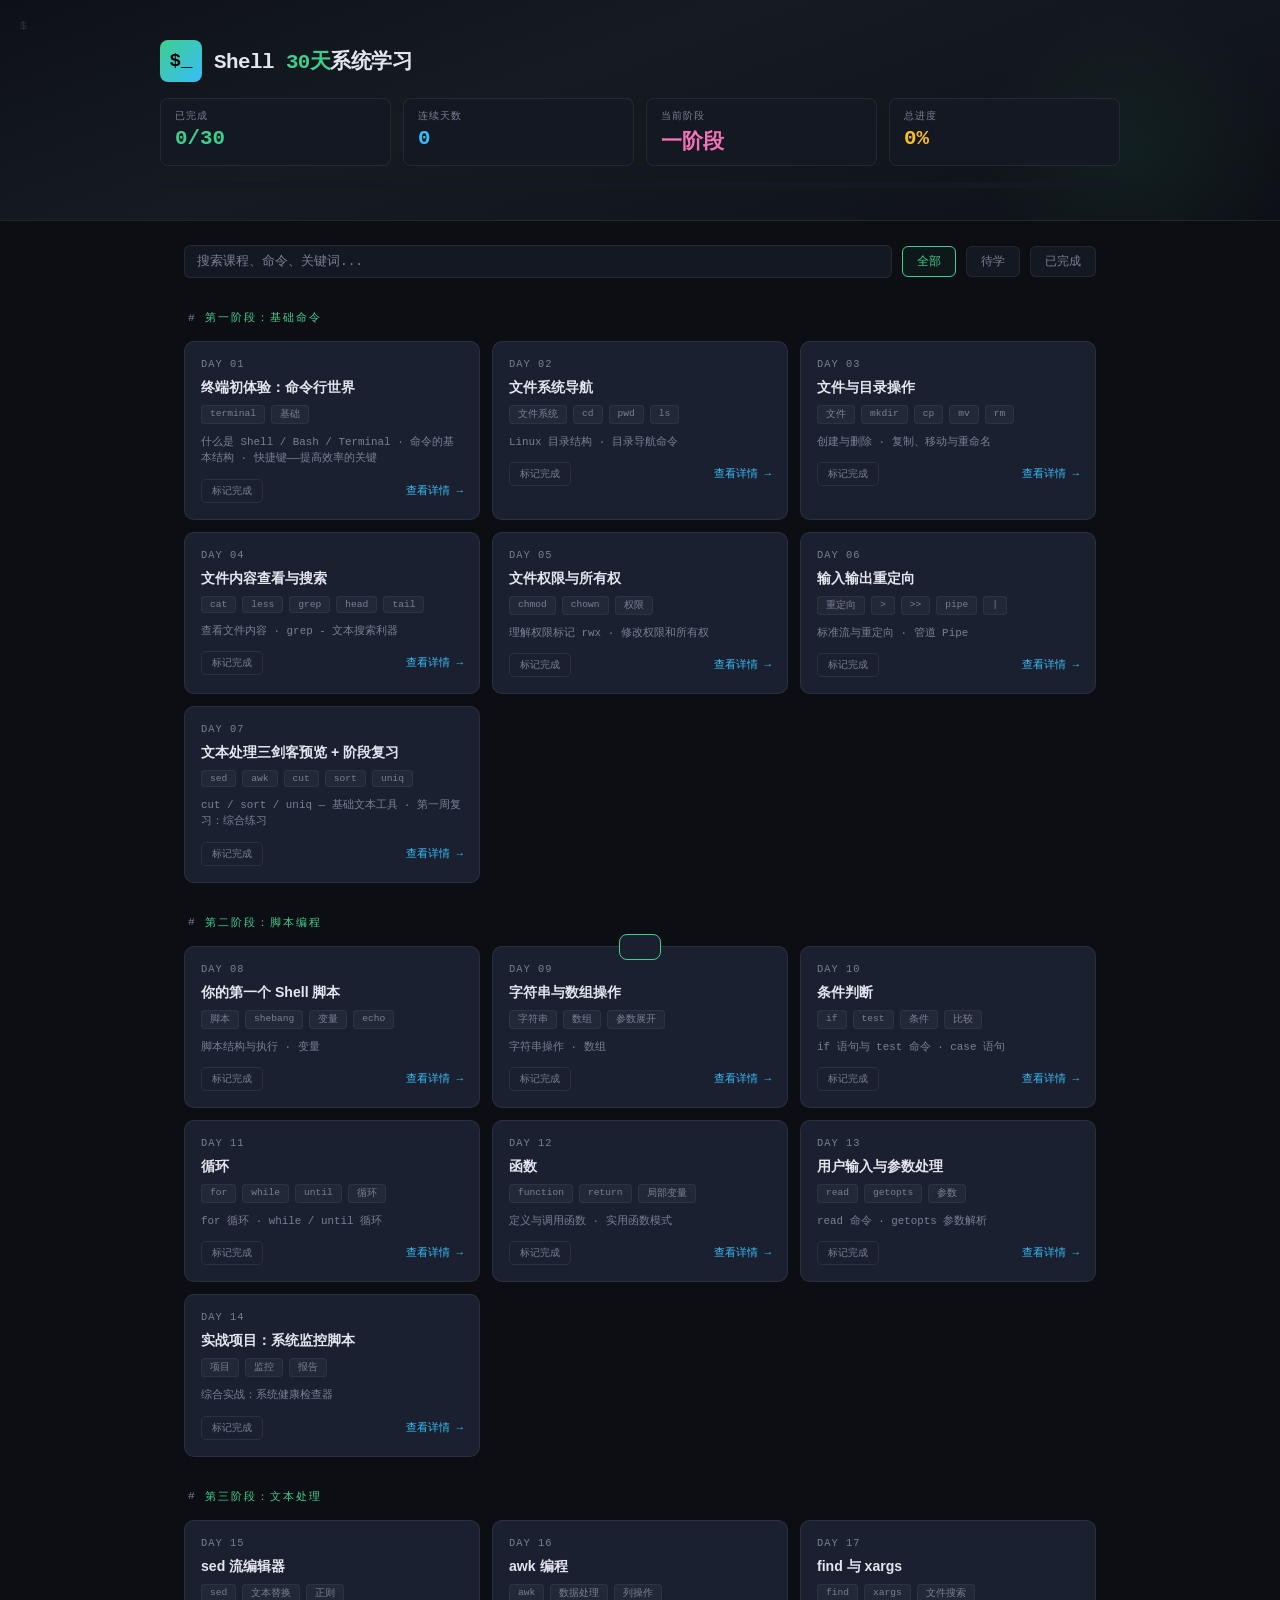
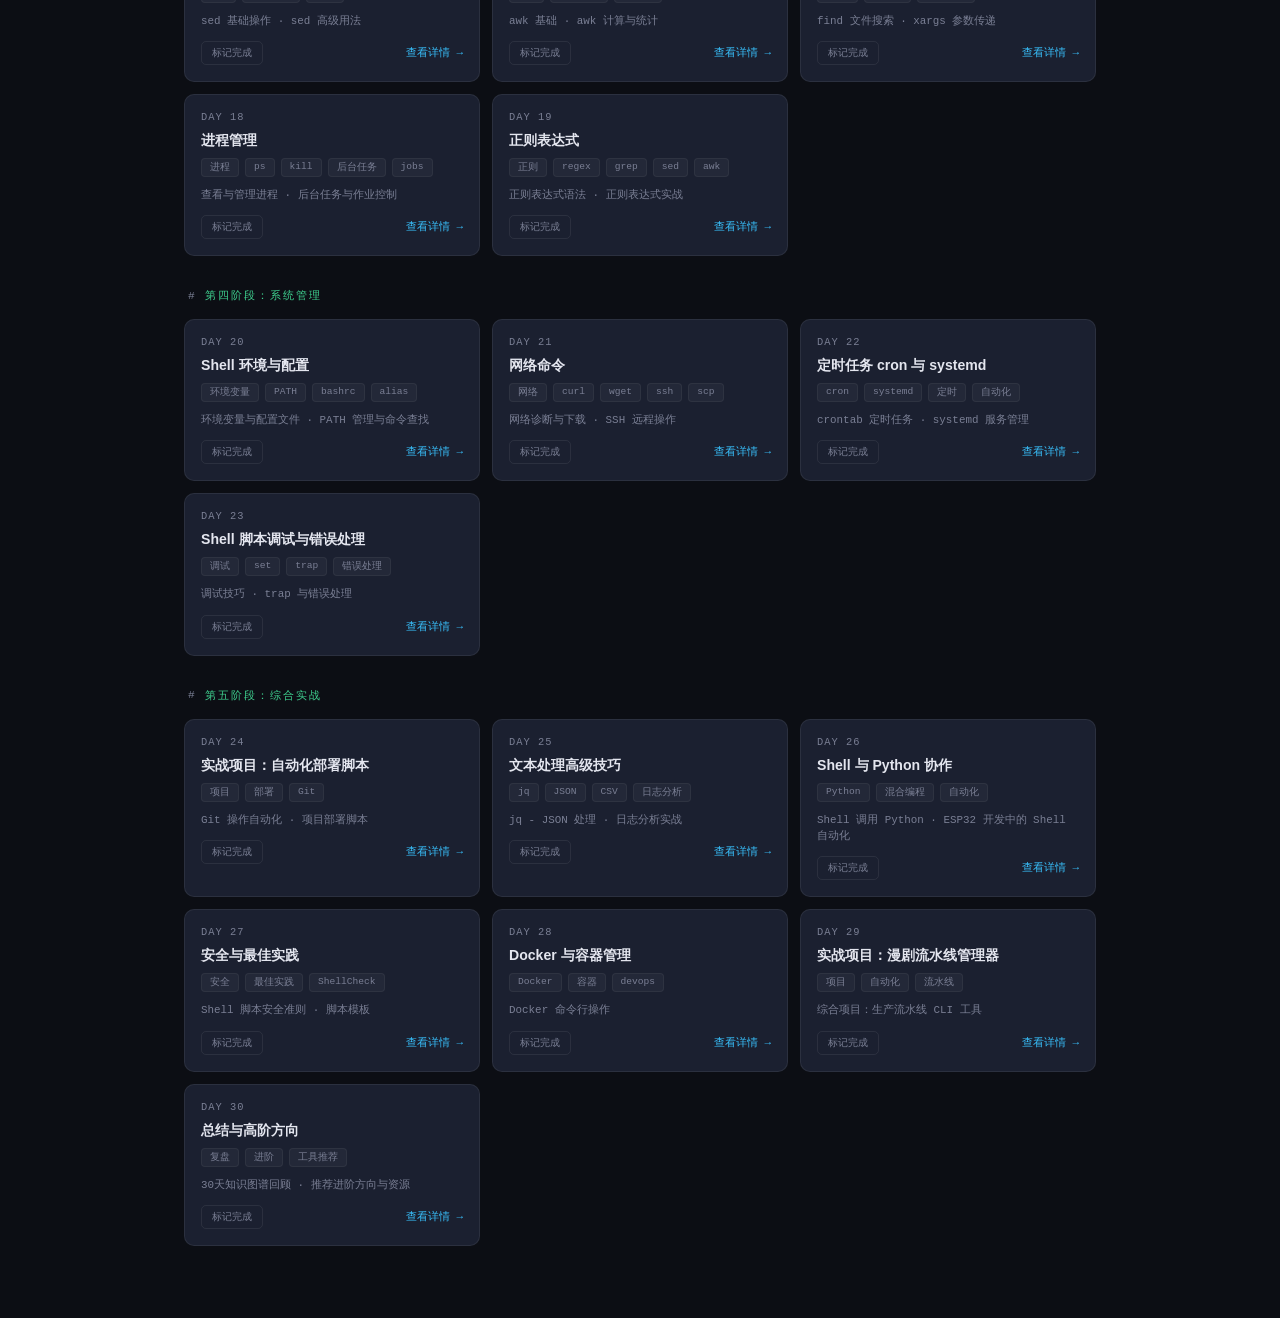
<file: shell30days.html>
<!DOCTYPE html>
<html lang="zh">
<head>
<meta charset="UTF-8">
<meta name="viewport" content="width=device-width, initial-scale=1.0">
<title>Shell 30天系统学习计划</title>
<style>
:root {
  --bg: #0c0e14;
  --surface: #141822;
  --card: #1b2030;
  --card-hover: #222840;
  --border: rgba(255,255,255,0.07);
  --text: #e4e6ef;
  --muted: #7a7f94;
  --accent: #3ecf8e;
  --accent2: #38bdf8;
  --accent3: #f472b6;
  --amber: #fbbf24;
  --green: #3ecf8e;
  --red: #ef4444;
  --cursor: #3ecf8e;
}
*{box-sizing:border-box;margin:0;padding:0}
body{background:var(--bg);color:var(--text);font-family:'SF Mono','Fira Code','Cascadia Code','JetBrains Mono',monospace;min-height:100vh}
::selection{background:var(--accent);color:#000}
::-webkit-scrollbar{width:6px}
::-webkit-scrollbar-track{background:var(--bg)}
::-webkit-scrollbar-thumb{background:#333;border-radius:3px}

.header{background:linear-gradient(160deg,#0d1117 0%,#161b22 40%,#0d1117 100%);padding:2.5rem 1.5rem 2rem;border-bottom:1px solid var(--border);position:relative;overflow:hidden}
.header::before{content:'$ ';position:absolute;top:20px;left:20px;font-size:0.7rem;color:var(--muted);opacity:0.3}
.header::after{content:'';position:absolute;top:0;right:0;width:300px;height:300px;background:radial-gradient(circle,rgba(62,207,142,0.06) 0%,transparent 70%);pointer-events:none}
.header-inner{max-width:960px;margin:0 auto;position:relative;z-index:1}
.logo{display:flex;align-items:center;gap:12px;margin-bottom:1rem}
.logo-icon{width:42px;height:42px;border-radius:8px;background:linear-gradient(135deg,#3ecf8e,#38bdf8);display:flex;align-items:center;justify-content:center;font-size:1.2rem;font-weight:700;color:#000}
.logo h1{font-size:1.3rem;font-weight:600;color:var(--text);letter-spacing:-0.5px}
.logo h1 span{color:var(--accent)}

.stats-row{display:flex;gap:12px;flex-wrap:wrap;margin-top:1rem}
.stat-box{background:var(--surface);border:1px solid var(--border);border-radius:8px;padding:10px 14px;min-width:100px;flex:1}
.stat-label{font-size:0.65rem;text-transform:uppercase;color:var(--muted);letter-spacing:1px;margin-bottom:4px}
.stat-val{font-size:1.3rem;font-weight:700;color:var(--accent)}
.stat-val.blue{color:var(--accent2)}
.stat-val.pink{color:var(--accent3)}
.stat-val.amber{color:var(--amber)}

.progress-bar-wrap{margin-top:1rem;background:var(--surface);border-radius:4px;height:6px;overflow:hidden}
.progress-bar-fill{height:100%;background:linear-gradient(90deg,var(--accent),var(--accent2));border-radius:4px;transition:width 0.5s ease}

.controls{max-width:960px;margin:1.5rem auto 0;padding:0 1.5rem;display:flex;gap:10px;flex-wrap:wrap;align-items:center}
.search-box{flex:1;min-width:200px;background:var(--surface);border:1px solid var(--border);border-radius:6px;padding:8px 12px;color:var(--text);font-family:inherit;font-size:0.8rem;outline:none;transition:border-color 0.2s}
.search-box:focus{border-color:var(--accent)}
.search-box::placeholder{color:var(--muted)}
.filter-btn{background:var(--surface);border:1px solid var(--border);border-radius:6px;padding:7px 14px;color:var(--muted);font-family:inherit;font-size:0.72rem;cursor:pointer;transition:all 0.2s;white-space:nowrap}
.filter-btn:hover,.filter-btn.active{border-color:var(--accent);color:var(--accent);background:rgba(62,207,142,0.05)}

.content{max-width:960px;margin:1.5rem auto;padding:0 1.5rem 3rem}
.phase-title{font-size:0.7rem;text-transform:uppercase;letter-spacing:2px;color:var(--accent);margin:2rem 0 1rem;padding-left:4px;display:flex;align-items:center;gap:8px}
.phase-title::before{content:'#';color:var(--muted)}
.grid{display:grid;grid-template-columns:repeat(auto-fill,minmax(280px,1fr));gap:12px}

.card{background:var(--card);border:1px solid var(--border);border-radius:10px;padding:16px;cursor:pointer;transition:all 0.25s ease;position:relative;overflow:hidden}
.card:hover{background:var(--card-hover);border-color:rgba(62,207,142,0.2);transform:translateY(-2px)}
.card.completed{border-color:rgba(62,207,142,0.3)}
.card.completed::after{content:'';position:absolute;top:0;left:0;right:0;height:2px;background:var(--accent)}
.card.today{border-color:rgba(56,189,248,0.4);box-shadow:0 0 20px rgba(56,189,248,0.08)}
.card.today::after{content:'';position:absolute;top:0;left:0;right:0;height:2px;background:var(--accent2)}
.card-head{display:flex;justify-content:space-between;align-items:center;margin-bottom:8px}
.day-num{font-size:0.65rem;color:var(--muted);letter-spacing:1px}
.badge{font-size:0.6rem;padding:2px 8px;border-radius:10px;font-weight:600}
.badge.done{background:rgba(62,207,142,0.15);color:var(--accent)}
.badge.now{background:rgba(56,189,248,0.15);color:var(--accent2)}
.card-title{font-size:0.88rem;font-weight:600;color:var(--text);margin-bottom:8px;font-family:'SF Pro Display',-apple-system,sans-serif}
.card-tags{display:flex;gap:6px;flex-wrap:wrap;margin-bottom:10px}
.tag{font-size:0.6rem;padding:2px 8px;border-radius:4px;background:rgba(255,255,255,0.04);color:var(--muted);border:1px solid rgba(255,255,255,0.05)}
.card-preview{font-size:0.68rem;color:var(--muted);line-height:1.5;margin-bottom:12px;display:-webkit-box;-webkit-line-clamp:2;-webkit-box-orient:vertical;overflow:hidden}
.card-foot{display:flex;justify-content:space-between;align-items:center}
.complete-btn{background:none;border:1px solid var(--border);border-radius:5px;padding:4px 10px;font-size:0.65rem;color:var(--muted);cursor:pointer;font-family:inherit;transition:all 0.2s}
.complete-btn:hover{border-color:var(--accent);color:var(--accent)}
.complete-btn.done{background:rgba(62,207,142,0.1);border-color:var(--accent);color:var(--accent)}
.detail-btn{background:none;border:none;color:var(--accent2);font-size:0.68rem;cursor:pointer;font-family:inherit;padding:4px 0}
.detail-btn:hover{text-decoration:underline}

.modal-overlay{display:none;position:fixed;top:0;left:0;right:0;bottom:0;background:rgba(0,0,0,0.8);z-index:100;justify-content:center;align-items:flex-start;padding:2rem 1rem;overflow-y:auto;backdrop-filter:blur(4px)}
.modal-overlay.open{display:flex}
.modal{background:var(--surface);border:1px solid var(--border);border-radius:12px;max-width:760px;width:100%;padding:2rem;position:relative;animation:slideUp 0.3s ease}
@keyframes slideUp{from{opacity:0;transform:translateY(20px)}to{opacity:1;transform:translateY(0)}}
.modal-close{position:absolute;top:16px;right:16px;background:none;border:none;color:var(--muted);font-size:1.2rem;cursor:pointer;padding:4px 8px;border-radius:4px;font-family:inherit}
.modal-close:hover{color:var(--text);background:rgba(255,255,255,0.05)}
.modal-day{font-size:0.65rem;color:var(--accent);letter-spacing:1px;text-transform:uppercase;margin-bottom:4px}
.modal-title{font-size:1.3rem;font-weight:700;color:var(--text);margin-bottom:6px;font-family:'SF Pro Display',-apple-system,sans-serif}
.modal-tags{display:flex;gap:6px;flex-wrap:wrap;margin-bottom:1.5rem}
.topic-block{margin-bottom:1.5rem;border:1px solid var(--border);border-radius:8px;overflow:hidden}
.topic-head{padding:12px 16px;background:rgba(255,255,255,0.02);cursor:pointer;display:flex;justify-content:space-between;align-items:center;transition:background 0.2s}
.topic-head:hover{background:rgba(255,255,255,0.04)}
.topic-name{font-size:0.85rem;font-weight:600;color:var(--accent2)}
.topic-toggle{font-size:0.7rem;color:var(--muted);transition:transform 0.2s}
.topic-body{padding:0 16px 16px;display:none}
.topic-body.open{display:block}
.topic-explain{font-size:0.78rem;color:var(--muted);line-height:1.7;margin:12px 0;font-family:'SF Pro Text',-apple-system,sans-serif}
pre.code-block{background:#0d1117;border:1px solid rgba(255,255,255,0.06);border-radius:6px;padding:14px 16px;overflow-x:auto;font-size:0.75rem;line-height:1.7;color:#c9d1d9;margin:10px 0;position:relative}
pre.code-block .comment{color:#8b949e}
pre.code-block .keyword{color:#ff7b72}
pre.code-block .string{color:#a5d6ff}
pre.code-block .var{color:#ffa657}
pre.code-block .cmd{color:#79c0ff}
.tip-box{background:rgba(62,207,142,0.06);border:1px solid rgba(62,207,142,0.15);border-radius:6px;padding:10px 14px;font-size:0.72rem;color:var(--accent);line-height:1.6;margin-top:10px}
.tip-box::before{content:'TIP: ';font-weight:700}
.exercise-box{background:rgba(56,189,248,0.06);border:1px solid rgba(56,189,248,0.15);border-radius:6px;padding:12px 14px;margin-top:1.5rem}
.exercise-box h4{font-size:0.72rem;color:var(--accent2);margin-bottom:6px;text-transform:uppercase;letter-spacing:1px}
.exercise-box p{font-size:0.76rem;color:var(--text);line-height:1.7;font-family:'SF Pro Text',-apple-system,sans-serif}
.modal-complete{display:block;width:100%;margin-top:1.5rem;padding:10px;background:rgba(62,207,142,0.1);border:1px solid var(--accent);border-radius:6px;color:var(--accent);font-family:inherit;font-size:0.8rem;cursor:pointer;font-weight:600;transition:all 0.2s}
.modal-complete:hover{background:rgba(62,207,142,0.2)}
.modal-complete.done{background:var(--accent);color:#000}

.toast{position:fixed;bottom:20px;left:50%;transform:translateX(-50%) translateY(80px);background:var(--card);border:1px solid var(--accent);border-radius:8px;padding:12px 20px;font-size:0.78rem;color:var(--accent);z-index:200;transition:transform 0.4s ease;white-space:nowrap}
.toast.show{transform:translateX(-50%) translateY(0)}

@media(max-width:600px){
  .header{padding:1.5rem 1rem 1.5rem}
  .controls{padding:0 1rem}
  .content{padding:0 1rem 3rem}
  .grid{grid-template-columns:1fr}
  .stats-row{flex-direction:column}
  .modal{padding:1.5rem}
}
</style>
</head>
<body>
<div class="header">
  <div class="header-inner">
    <div class="logo">
      <div class="logo-icon">$_</div>
      <h1>Shell <span>30天</span>系统学习</h1>
    </div>
    <div class="stats-row">
      <div class="stat-box"><div class="stat-label">已完成</div><div class="stat-val" id="s-done">0/30</div></div>
      <div class="stat-box"><div class="stat-label">连续天数</div><div class="stat-val blue" id="s-streak">0</div></div>
      <div class="stat-box"><div class="stat-label">当前阶段</div><div class="stat-val pink" id="s-phase">—</div></div>
      <div class="stat-box"><div class="stat-label">总进度</div><div class="stat-val amber" id="s-pct">0%</div></div>
    </div>
    <div class="progress-bar-wrap"><div class="progress-bar-fill" id="pbar" style="width:0%"></div></div>
  </div>
</div>

<div class="controls">
  <input class="search-box" id="searchInput" placeholder="搜索课程、命令、关键词..." oninput="render()">
  <button class="filter-btn active" onclick="setFilter('all')">全部</button>
  <button class="filter-btn" onclick="setFilter('todo')">待学</button>
  <button class="filter-btn" onclick="setFilter('done')">已完成</button>
</div>

<div class="content" id="content"></div>

<div class="modal-overlay" id="modalOverlay" onclick="if(event.target===this)closeModal()">
  <div class="modal" id="modal"></div>
</div>

<div class="toast" id="toast"></div>

<script>
const startDate = "2026-03-22";
let completed = JSON.parse(localStorage.getItem("shell30_done") || "[]");
let currentFilter = "all";

const curriculum = [
  {
    phase: "第一阶段：Shell 基础入门",
    desc: "命令行基本操作与文件系统",
    days: [
      {
        day:1, title:"终端初体验：命令行世界", tags:["terminal","基础"],
        topics:[
          {name:"什么是 Shell / Bash / Terminal",
           explain:"Shell 是操作系统的命令行解释器，Bash（Bourne Again Shell）是最流行的 Shell。Terminal 是你跟 Shell 交互的窗口。就像 Python 有解释器一样，Shell 也是一种编程语言，但它天生就是为操作文件和程序而设计的。",
           code:"# 查看当前使用的 Shell\necho $SHELL\n\n# 查看 Bash 版本\nbash --version\n\n# 查看所有可用的 Shell\ncat /etc/shells\n\n# 切换到 bash\nbash\n\n# 查看当前用户\nwhoami\n\n# 查看主机名\nhostname",
           tip:"Mac 新版默认是 zsh，但 zsh 和 bash 语法 95% 兼容，学 bash 等于两个都会了"},
          {name:"命令的基本结构",
           explain:"所有 Shell 命令都遵循一个格式：命令 [选项] [参数]。选项通常以 - 或 -- 开头，参数是命令操作的对象。这跟 Python 调用函数传参数是一个道理。",
           code:"# 命令结构: command [options] [arguments]\n\n# 最简单的命令——输出文字\necho \"Hello Shell\"\n\n# 带选项的命令\nls -l          # -l 是选项（长格式显示）\nls -la         # 多个选项可以合并\nls --all       # 用全称也行\n\n# 带参数的命令\nls /home       # /home 是参数（指定目录）\nls -l /home    # 选项 + 参数组合\n\n# 查看命令帮助的三种方式\nman ls         # 完整手册（按 q 退出）\nls --help      # 简短帮助\nwhich ls       # 看命令在哪个路径",
           tip:"记不住选项很正常，用 man 或 --help 查就行，别死记硬背"},
          {name:"快捷键——提高效率的关键",
           explain:"命令行的快捷键能让你的操作速度翻倍。这些是 readline 库提供的，几乎所有终端通用。",
           code:"# 光标移动\nCtrl + A    # 跳到行首\nCtrl + E    # 跳到行尾\nAlt  + B    # 往左跳一个单词\nAlt  + F    # 往右跳一个单词\n\n# 编辑\nCtrl + U    # 删除光标前所有内容\nCtrl + K    # 删除光标后所有内容\nCtrl + W    # 删除光标前一个单词\nCtrl + Y    # 粘贴刚删除的内容\n\n# 历史\nCtrl + R    # 反向搜索历史命令（超有用！）\n!!          # 重复上一条命令\n!$          # 上一条命令的最后一个参数\n\n# 控制\nCtrl + C    # 中断当前命令\nCtrl + D    # 退出当前 Shell\nCtrl + L    # 清屏（等于 clear）\nTab         # 自动补全（按两下显示所有选项）"}
        ],
        exercise:"打开终端，用 echo 输出你的名字；用 man 查看 ls 的手册并找到「按文件大小排序」的选项；用 Ctrl+R 搜索你刚执行过的命令。"
      },
      {
        day:2, title:"文件系统导航", tags:["文件系统","cd","pwd","ls"],
        topics:[
          {name:"Linux 目录结构",
           explain:"Linux 的文件系统像一棵倒过来的树，根目录 / 是起点。和 Windows 不同，这里没有 C: D: 盘的概念，一切都挂在 / 下面。理解目录结构对做 ESP32 固件编译、Python 虚拟环境管理都很有用。",
           code:"# 重要目录\n/           # 根目录，一切的起点\n/home       # 用户目录（你的文件都在这里）\n/root       # root 用户的 home\n/etc        # 系统配置文件\n/var        # 日志、缓存等动态文件\n/tmp        # 临时文件（重启会清空）\n/usr        # 用户程序（bin、lib、share）\n/opt        # 第三方软件\n/dev        # 设备文件（串口在这里！如 /dev/ttyUSB0）\n/proc       # 进程信息（虚拟文件系统）\n/mnt        # 手动挂载点\n\n# 查看目录树结构\ntree -L 2 /  # 显示两层深度（需安装 tree）",
           tip:"ESP32 的串口设备文件在 /dev/ttyUSB0 或 /dev/ttyACM0，以后调试时会经常跟 /dev 打交道"},
          {name:"目录导航命令",
           explain:"cd、pwd、ls 是你每天用得最多的三个命令，跟呼吸一样自然。",
           code:"# 当前位置\npwd                    # Print Working Directory\n\n# 切换目录\ncd /home               # 去绝对路径\ncd Documents           # 去相对路径\ncd ..                  # 上一级\ncd ../..               # 上两级\ncd ~                   # 回 home 目录（等于 cd）\ncd -                   # 回上一次的目录（很好用！）\n\n# 列出文件\nls                     # 基本列表\nls -l                  # 长格式（权限、大小、时间）\nls -la                 # 包含隐藏文件（.开头的）\nls -lh                 # 文件大小用人类可读格式\nls -lt                 # 按时间排序（最新在前）\nls -lS                 # 按大小排序\nls -R                  # 递归列出子目录\n\n# 类型感知列表\nls -F                  # 目录加/，可执行加*\nls --color=auto        # 彩色显示（一般默认开启）",
           tip:"设置别名可以省很多事：alias ll='ls -lah' 加到 ~/.bashrc 里永久生效"}
        ],
        exercise:"从 home 目录出发，用 cd 导航到 /etc，用 ls -la 列出文件，然后用 cd - 跳回来；用 ls -lhS 找出 home 目录下最大的 5 个文件。"
      },
      {
        day:3, title:"文件与目录操作", tags:["文件","mkdir","cp","mv","rm"],
        topics:[
          {name:"创建与删除",
           explain:"文件和目录的增删操作是 Shell 的基础中的基础。注意：Shell 里删除没有回收站！rm 删了就真没了。",
           code:"# 创建目录\nmkdir myproject            # 创建单个\nmkdir -p a/b/c/d           # 递归创建多层\nmkdir -p project/{src,lib,docs,test}  # 一次创建多个子目录\n\n# 创建文件\ntouch newfile.txt          # 创建空文件（或更新时间戳）\ntouch file{1..5}.txt       # 批量创建 file1~file5\n\n# 删除文件\nrm file.txt                # 删除文件\nrm -i file.txt             # 删前确认（安全！）\nrm -f file.txt             # 强制删除不提示\n\n# 删除目录\nrmdir emptydir             # 只能删空目录\nrm -r mydir                # 递归删除目录及内容\nrm -rf mydir               # 强制递归删除（危险！）\n\n# ⚠️ 永远不要执行: rm -rf /",
           tip:"养成好习惯：删除前先用 ls 确认目标，或者用 rm -i 交互模式"},
          {name:"复制、移动与重命名",
           explain:"cp 复制，mv 移动（也用来重命名）。这两个命令的参数逻辑完全一样：源文件在前，目标在后。",
           code:"# 复制\ncp source.txt dest.txt            # 复制文件\ncp source.txt /path/to/dir/       # 复制到目录\ncp -r srcdir/ destdir/            # 递归复制整个目录\ncp -i source.txt dest.txt         # 覆盖前确认\ncp -u source.txt dest.txt         # 只在源更新时复制\ncp -v source.txt dest.txt         # 显示复制过程\n\n# 移动/重命名\nmv oldname.txt newname.txt        # 重命名\nmv file.txt /path/to/dir/         # 移动文件\nmv -i source dest                 # 覆盖前确认\nmv *.txt textfiles/               # 批量移动\n\n# 实用技巧：备份文件\ncp config.yaml config.yaml.bak    # 修改前备份\ncp config.yaml{,.bak}             # 等效简写",
           tip:"mv 重命名文件几乎是瞬间完成的（同一分区内只改指针），但 cp 是真的复制数据"}
        ],
        exercise:"创建一个项目目录结构：project/{src,config,logs,backup}；在 src 里创建 5 个 .sh 文件；把它们复制到 backup；然后把 logs 里的内容全部删除。"
      },
      {
        day:4, title:"文件内容查看与搜索", tags:["cat","less","grep","head","tail"],
        topics:[
          {name:"查看文件内容",
           explain:"Shell 提供了多种查看文件的方式，适合不同场景。cat 适合短文件，less 适合长文件，head/tail 适合只看开头或结尾。",
           code:"# cat - 一次性输出全部内容\ncat file.txt                # 显示内容\ncat -n file.txt             # 带行号\ncat file1.txt file2.txt     # 连接多个文件\n\n# less - 分页浏览（推荐看长文件）\nless file.txt\n# 操作：空格=下一页 b=上一页 /搜索 q=退出\n# G=跳到末尾 g=跳到开头 n=下一个搜索结果\n\n# head / tail - 查看开头/结尾\nhead -n 20 file.txt         # 前 20 行\ntail -n 20 file.txt         # 后 20 行\ntail -f logfile.log         # 实时追踪日志（超有用！）\ntail -f -n 50 logfile.log   # 先显示50行再追踪\n\n# wc - 统计\nwc file.txt                 # 行数 词数 字节数\nwc -l file.txt              # 只数行数\nwc -w file.txt              # 只数词数",
           tip:"tail -f 是看日志的神器，比如监控 ESP32 编译日志或 Home Assistant 日志"},
          {name:"grep - 文本搜索利器",
           explain:"grep 可能是 Shell 里你用得最多的搜索工具。它在文件中搜索匹配的文本行，支持正则表达式。名字来自 'Global Regular Expression Print'。",
           code:"# 基本搜索\ngrep \"error\" logfile.txt          # 搜索包含 error 的行\ngrep -i \"error\" logfile.txt       # 忽略大小写\ngrep -n \"error\" logfile.txt       # 显示行号\ngrep -c \"error\" logfile.txt       # 统计匹配行数\n\n# 反向与精确搜索\ngrep -v \"debug\" logfile.txt       # 排除包含 debug 的行\ngrep -w \"error\" logfile.txt       # 全词匹配\n\n# 递归搜索目录\ngrep -r \"TODO\" ./src/             # 递归搜索 src 目录\ngrep -rn \"import\" --include=\"*.py\" .  # 只在 .py 文件中搜\n\n# 上下文显示\ngrep -A 3 \"error\" log.txt         # After: 显示匹配行后3行\ngrep -B 2 \"error\" log.txt         # Before: 显示匹配行前2行\ngrep -C 2 \"error\" log.txt         # Context: 前后各2行\n\n# 正则表达式\ngrep -E \"error|warning\" log.txt   # 多词搜索\ngrep -E \"^#\" config.conf          # 以 # 开头的行",
           tip:"在项目里搜代码用 grep -rn 'pattern' --include='*.py' . 比 IDE 搜索更快"}
        ],
        exercise:"创建一个模拟日志文件（包含 INFO、WARNING、ERROR 等级别），用 grep 分别筛选出所有 ERROR 行和 WARNING 行，再用 grep -c 统计各有多少条。"
      },
      {
        day:5, title:"文件权限与所有权", tags:["chmod","chown","权限"],
        topics:[
          {name:"理解权限标记 rwx",
           explain:"Linux 的权限系统分三组：文件所有者(u)、所属组(g)、其他人(o)。每组有读(r=4)、写(w=2)、执行(x=1) 三种权限。ls -l 显示的 -rwxr-xr-- 就是权限标记。",
           code:"# 查看权限\nls -l script.sh\n# -rwxr-xr-- 1 rick staff 1234 Mar 22 script.sh\n# │└┬┘└┬┘└┬┘\n# │ │   │   └─ 其他人：只读(r--)\n# │ │   └──── 组：读+执行(r-x)\n# │ └──────── 所有者：全部(rwx)\n# └────────── 文件类型（- 普通，d 目录，l 链接）\n\n# 权限数字计算\n# r=4  w=2  x=1\n# rwx = 4+2+1 = 7\n# r-x = 4+0+1 = 5\n# r-- = 4+0+0 = 4\n# 所以 rwxr-xr-- = 754",
           tip:"Shell 脚本必须有执行权限才能运行，这是新手最常遇到的问题"},
          {name:"修改权限和所有权",
           explain:"chmod 改权限，chown 改所有者。做硬件项目时经常需要给串口设备文件加权限。",
           code:"# chmod - 修改权限\nchmod 755 script.sh       # 数字方式\nchmod +x script.sh        # 符号方式：加执行权限\nchmod u+x script.sh       # 只给所有者加执行\nchmod go-w file.txt       # 去掉组和其他的写权限\nchmod -R 755 mydir/       # 递归修改目录\n\n# 常用权限组合\n# 755 = rwxr-xr-x  → 脚本、程序\n# 644 = rw-r--r--  → 普通文件\n# 600 = rw-------  → 私密文件（SSH密钥）\n# 777 = rwxrwxrwx  → 不安全，别用！\n\n# chown - 修改所有者\nchown rick file.txt           # 改所有者\nchown rick:staff file.txt     # 改所有者和组\nchown -R rick:staff mydir/    # 递归修改\n\n# 串口权限（ESP32 开发常用）\nsudo chmod 666 /dev/ttyUSB0\n# 或加入 dialout 组（推荐，永久生效）\nsudo usermod -aG dialout $USER",
           tip:"ESP32 连接时 Permission denied 多半是串口权限问题，加入 dialout 组后重新登录即可"}
        ],
        exercise:"创建一个 Shell 脚本文件，查看它的默认权限，然后用 chmod 给它加上执行权限，最后运行它。"
      },
      {
        day:6, title:"输入输出重定向", tags:["重定向",">",">>","pipe","|"],
        topics:[
          {name:"标准流与重定向",
           explain:"每个程序都有三个标准流：stdin(0 输入)、stdout(1 输出)、stderr(2 错误)。重定向就是改变这些流的方向——从屏幕到文件，或从文件到程序。这是 Shell 最强大的设计之一。",
           code:"# 输出重定向\necho \"hello\" > file.txt      # 写入（覆盖）\necho \"world\" >> file.txt     # 追加\nls -l > filelist.txt         # 把输出存到文件\n\n# 错误重定向\nls /nonexist 2> error.log    # 错误输出到文件\nls /nonexist 2>/dev/null     # 丢弃错误（静默执行）\n\n# 同时重定向输出和错误\ncommand > output.log 2>&1    # 传统写法\ncommand &> output.log        # Bash 简写\n\n# 输入重定向\nsort < unsorted.txt          # 从文件读入\nwc -l < data.txt             # 统计文件行数\n\n# Here Document（嵌入多行文本）\ncat << EOF\n这是第一行\n这是第二行\n变量也能展开：$HOME\nEOF\n\n# Here String\ngrep \"hello\" <<< \"hello world\"",
           tip:"/dev/null 是黑洞文件，写入的数据全部丢弃。常用来屏蔽不需要的输出"},
          {name:"管道 Pipe",
           explain:"管道 | 是 Shell 哲学的精髓：每个命令做好一件事，通过管道串联成强大的处理链。前一个命令的输出直接成为下一个命令的输入。",
           code:"# 基本管道\nls -l | less                    # 长列表分页看\nls -l | wc -l                   # 数文件个数\ncat log.txt | grep \"ERROR\"       # 筛选错误\n\n# 多级管道\ncat access.log | grep \"404\" | wc -l\n# 找出日志中所有404错误并计数\n\nps aux | grep python | grep -v grep\n# 找出所有 Python 进程\n\nhistory | grep \"git\" | tail -10\n# 最近10条 git 相关的历史命令\n\n# 实用组合\ncat data.csv | sort | uniq -c | sort -rn | head -10\n# 统计 CSV 中每行出现次数 → 排序 → 取前10\n\nfind . -name \"*.py\" | xargs wc -l | sort -n | tail\n# 统计所有 .py 文件行数并排序\n\n# tee - 管道分流（同时输出到屏幕和文件）\nls -l | tee filelist.txt\ncommand | tee output.log | grep \"error\"",
           tip:"管道是 Shell 的灵魂。Python 里你会链式调用方法，Shell 里你用管道链接命令，思路是一样的"}
        ],
        exercise:"用管道组合命令：(1) 列出当前目录所有文件并按大小倒序排列取前5；(2) 统计某目录下所有 .txt 文件的总行数；(3) 查找历史命令中所有包含 ssh 的记录。"
      },
      {
        day:7, title:"文本处理三剑客预览 + 阶段复习", tags:["sed","awk","cut","sort","uniq"],
        topics:[
          {name:"cut / sort / uniq — 基础文本工具",
           explain:"这三个命令组合在一起可以做大部分数据提取和统计工作。cut 切列，sort 排序，uniq 去重/计数。",
           code:"# cut - 按列切割\ncut -d',' -f1,3 data.csv       # 逗号分隔，取第1和第3列\ncut -d':' -f1 /etc/passwd      # 冒号分隔，取用户名\ncut -c1-10 file.txt            # 取每行前10个字符\n\n# sort - 排序\nsort file.txt                  # 字母排序\nsort -n numbers.txt            # 数字排序\nsort -r file.txt               # 逆序\nsort -t',' -k2 -n data.csv     # 按第2列数字排序\nsort -u file.txt               # 排序并去重\n\n# uniq - 去重（必须先 sort！）\nsort names.txt | uniq           # 去重\nsort names.txt | uniq -c        # 统计每个出现次数\nsort names.txt | uniq -d        # 只显示重复的\nsort names.txt | uniq -c | sort -rn  # 按频率排序\n\n# tr - 字符转换\necho \"Hello\" | tr 'a-z' 'A-Z'   # 转大写\necho \"a:b:c\" | tr ':' '\\n'     # 冒号换成换行\ncat file.txt | tr -d '\\r'      # 删除Windows换行符\ncat file.txt | tr -s ' '       # 压缩连续空格",
           tip:"处理 CSV/日志数据时，cut + sort + uniq 的组合几乎无敌"},
          {name:"第一周复习：综合练习",
           explain:"把这一周学的命令串起来做一个实际任务：分析一个系统日志或数据文件。",
           code:"# 综合实战：分析 /etc/passwd\n# 1. 查看前5个用户\nhead -5 /etc/passwd\n\n# 2. 提取所有用户名\ncut -d':' -f1 /etc/passwd\n\n# 3. 统计总用户数\ncut -d':' -f1 /etc/passwd | wc -l\n\n# 4. 查看使用 bash 的用户\ngrep '/bash$' /etc/passwd | cut -d':' -f1\n\n# 5. 按 UID 排序\nsort -t':' -k3 -n /etc/passwd\n\n# 6. 找出 home 目录在 /home 下的用户\ngrep '/home/' /etc/passwd | cut -d':' -f1,6\n\n# 综合实战：分析目录\nfind . -type f -name \"*.sh\" | wc -l     # 数脚本\nfind . -type f -printf '%s %p\\n' | sort -rn | head -5  # 最大的5个文件\ndu -sh */ | sort -rh | head              # 最大的子目录"}
        ],
        exercise:"分析 /etc/passwd 文件：提取所有用户名并排序；统计使用各种 Shell 的用户数量；找出 UID 大于 1000 的普通用户。"
      },
      {
        day:8, title:"你的第一个 Shell 脚本", tags:["脚本","shebang","变量","echo"],
        topics:[
          {name:"脚本结构与执行",
           explain:"Shell 脚本就是把多条命令写在一个文件里，按顺序执行。第一行的 shebang（#!）告诉系统用哪个解释器。跟 Python 脚本的 #!/usr/bin/env python3 是同一个道理。",
           code:"#!/bin/bash\n# 这是你的第一个 Shell 脚本\n# 文件名: hello.sh\n\n# 打印欢迎信息\necho \"==========================\"\necho \"  Shell 学习之旅开始了！\"\necho \"==========================\"\necho \"\"\necho \"当前用户: $(whoami)\"\necho \"当前时间: $(date '+%Y-%m-%d %H:%M:%S')\"\necho \"当前目录: $(pwd)\"\necho \"系统信息: $(uname -s) $(uname -m)\"\n\n# 执行方式：\n# 方式1: chmod +x hello.sh && ./hello.sh\n# 方式2: bash hello.sh\n# 方式3: source hello.sh（在当前 Shell 执行）",
           tip:"用 #!/usr/bin/env bash 比 #!/bin/bash 更通用，因为 bash 可能不在 /bin 下"},
          {name:"变量",
           explain:"Shell 变量不需要声明类型（跟 Python 类似），但赋值时等号两边不能有空格！这是新手最容易犯的错。",
           code:"#!/bin/bash\n\n# 变量赋值（=两边不能有空格！）\nname=\"Rick\"\nage=27\nproject=\"漫剧流水线\"\n\n# 使用变量\necho \"名字: $name\"\necho \"年龄: ${age}岁\"      # 花括号更安全\necho \"${name}的项目: ${project}\"\n\n# 命令替换（把命令输出赋给变量）\ncurrent_dir=$(pwd)\nfile_count=$(ls | wc -l)\ntoday=$(date +%Y%m%d)\necho \"今天是 $today，当前目录有 $file_count 个文件\"\n\n# 只读变量\nreadonly PI=3.14159\n# PI=3  # 会报错\n\n# 环境变量 vs 局部变量\nexport MY_VAR=\"全局可见\"    # 子进程可见\nlocal_var=\"只在当前Shell\"   # 子进程不可见\n\n# 特殊变量\necho \"脚本名: $0\"\necho \"第一个参数: $1\"\necho \"所有参数: $@\"\necho \"参数个数: $#\"\necho \"上一条命令退出码: $?\"\necho \"当前进程PID: $$\"",
           tip:"Python 里 name = 'Rick' 有空格没关系，但 Shell 里 name = 'Rick' 会报错！等号两边绝对不能有空格"}
        ],
        exercise:"写一个脚本 sysinfo.sh：显示当前用户、主机名、系统版本、CPU 信息、内存使用、磁盘使用，并把结果同时输出到屏幕和保存到 sysinfo_日期.txt。"
      },
      {
        day:9, title:"字符串与数组操作", tags:["字符串","数组","参数展开"],
        topics:[
          {name:"字符串操作",
           explain:"Bash 的字符串操作通过参数展开实现，虽然没有 Python 的字符串方法那么多，但基本操作都能做到。",
           code:"#!/bin/bash\nstr=\"Hello Shell World\"\n\n# 长度\necho ${#str}              # 17\n\n# 截取（从0开始）\necho ${str:6}             # Shell World\necho ${str:6:5}           # Shell\n\n# 替换\necho ${str/Shell/Bash}    # Hello Bash World（替换第一个）\necho ${str//l/L}          # HeLLo SheLL WorLd（替换全部）\n\n# 删除匹配\nfilename=\"project.tar.gz\"\necho ${filename%.gz}      # project.tar   (删除最短后缀)\necho ${filename%%.*}      # project       (删除最长后缀)\necho ${filename#*.}       # tar.gz        (删除最短前缀)\necho ${filename##*.}      # gz            (删除最长前缀)\n\n# 默认值\necho ${undefined_var:-\"默认值\"}    # 变量空时用默认值\necho ${undefined_var:=\"设置默认\"}  # 变量空时赋默认值\n\n# 大小写转换（Bash 4+）\necho ${str^^}             # HELLO SHELL WORLD\necho ${str,,}             # hello shell world",
           tip:"${filename##*.} 取文件扩展名、${filename%.*} 去扩展名——这两个在批处理文件时超常用"},
          {name:"数组",
           explain:"Bash 支持一维数组（索引和关联两种）。虽然比不上 Python 的列表灵活，但处理批量数据够用了。",
           code:"#!/bin/bash\n\n# 索引数组\nfruits=(\"apple\" \"banana\" \"cherry\" \"date\")\necho ${fruits[0]}           # apple\necho ${fruits[2]}           # cherry\necho ${fruits[@]}           # 所有元素\necho ${#fruits[@]}          # 元素个数: 4\n\n# 添加/修改\nfruits+=(\"elderberry\")      # 追加\nfruits[1]=\"blueberry\"       # 修改\n\n# 切片\necho ${fruits[@]:1:3}       # 从索引1取3个\n\n# 遍历\nfor f in \"${fruits[@]}\"; do\n    echo \"水果: $f\"\ndone\n\n# 关联数组（Bash 4+，类似 Python 字典）\ndeclare -A config\nconfig[host]=\"192.168.1.100\"\nconfig[port]=\"8080\"\nconfig[user]=\"admin\"\n\necho \"服务器: ${config[host]}:${config[port]}\"\n\n# 遍历关联数组\nfor key in \"${!config[@]}\"; do\n    echo \"$key = ${config[$key]}\"\ndone"}
        ],
        exercise:"写一个脚本：接收一个文件路径参数，提取文件名、扩展名、目录路径并分别显示；用数组存储一周的任务列表，然后遍历输出。"
      },
      {
        day:10, title:"条件判断", tags:["if","test","条件","比较"],
        topics:[
          {name:"if 语句与 test 命令",
           explain:"Shell 的 if 语句用 test 命令（或 [ ] 简写）来做条件判断。注意 [ ] 内部两端必须有空格！这是 Shell 和 Python 最大的语法差异之一。",
           code:"#!/bin/bash\n\n# 基本 if 结构\nif [ $age -gt 18 ]; then\n    echo \"成年人\"\nelif [ $age -gt 12 ]; then\n    echo \"青少年\"\nelse\n    echo \"儿童\"\nfi\n\n# 数字比较\n# -eq 等于  -ne 不等于\n# -gt 大于  -ge 大于等于\n# -lt 小于  -le 小于等于\n\n# 字符串比较\nname=\"Rick\"\nif [ \"$name\" = \"Rick\" ]; then\n    echo \"Hello Rick\"\nfi\nif [ -z \"$var\" ]; then echo \"变量为空\"; fi\nif [ -n \"$var\" ]; then echo \"变量非空\"; fi\n\n# 文件测试\nif [ -f \"config.yaml\" ]; then echo \"文件存在\"; fi\nif [ -d \"/home/rick\" ]; then echo \"目录存在\"; fi\nif [ -r \"file.txt\" ]; then echo \"可读\"; fi\nif [ -w \"file.txt\" ]; then echo \"可写\"; fi\nif [ -x \"script.sh\" ]; then echo \"可执行\"; fi\nif [ -s \"file.txt\" ]; then echo \"文件非空\"; fi\n\n# [[ ]] - 增强版（推荐用这个）\nif [[ $name == R* ]]; then echo \"名字以R开头\"; fi\nif [[ $age -gt 18 && $name == \"Rick\" ]]; then\n    echo \"匹配\"\nfi",
           tip:"永远记得变量加双引号 \"$var\"，否则变量为空时 [ = \"Rick\" ] 会语法错误"},
          {name:"case 语句",
           explain:"case 类似 Python 3.10 的 match/case 或 C 的 switch，适合多分支选择。",
           code:"#!/bin/bash\n\necho -n \"选择操作 (start/stop/restart/status): \"\nread action\n\ncase $action in\n    start)\n        echo \"启动服务...\"\n        ;;\n    stop)\n        echo \"停止服务...\"\n        ;;\n    restart)\n        echo \"重启服务...\"\n        ;;\n    status)\n        echo \"查看状态...\"\n        ;;\n    *)\n        echo \"未知操作: $action\"\n        echo \"用法: start|stop|restart|status\"\n        exit 1\n        ;;\nesac\n\n# 更复杂的模式匹配\ncase $filename in\n    *.tar.gz|*.tgz)  echo \"Gzip 压缩包\" ;;\n    *.zip)           echo \"Zip 压缩包\" ;;\n    *.py)            echo \"Python 文件\" ;;\n    *.sh)            echo \"Shell 脚本\" ;;\n    *)               echo \"其他文件\" ;;\nesac"}
        ],
        exercise:"写一个脚本 filecheck.sh：接收一个路径参数，判断它是文件还是目录，是否存在，如果是文件显示大小和权限，如果是目录显示包含多少文件。"
      },
      {
        day:11, title:"循环", tags:["for","while","until","循环"],
        topics:[
          {name:"for 循环",
           explain:"Shell 的 for 循环有多种写法，最常用的是遍历列表和 C 风格两种。",
           code:"#!/bin/bash\n\n# 遍历列表\nfor name in Alice Bob Charlie; do\n    echo \"Hello $name\"\ndone\n\n# 遍历数组\nfiles=(\"a.txt\" \"b.txt\" \"c.txt\")\nfor f in \"${files[@]}\"; do\n    echo \"处理: $f\"\ndone\n\n# 遍历命令输出\nfor f in $(ls *.sh 2>/dev/null); do\n    echo \"脚本: $f\"\ndone\n\n# 遍历数字范围\nfor i in {1..10}; do\n    echo \"第 $i 次\"\ndone\nfor i in {0..100..5}; do      # 步长5\n    echo $i\ndone\n\n# C 风格 for 循环\nfor ((i=0; i<10; i++)); do\n    echo \"Index: $i\"\ndone\n\n# 遍历文件（最安全的方式）\nfor f in /path/to/dir/*; do\n    [ -f \"$f\" ] && echo \"文件: $f\"\ndone",
           tip:"遍历文件名时不要用 for f in $(ls *)，有空格的文件名会出问题。直接用 for f in * 或 for f in /path/*"},
          {name:"while / until 循环",
           explain:"while 在条件为真时循环，until 在条件为假时循环。while read 是逐行处理文件的标准模式。",
           code:"#!/bin/bash\n\n# while 循环\ncount=1\nwhile [ $count -le 5 ]; do\n    echo \"Count: $count\"\n    ((count++))\ndone\n\n# until 循环（条件为假时执行）\nuntil [ -f \"ready.flag\" ]; do\n    echo \"等待 ready.flag 出现...\"\n    sleep 2\ndone\necho \"文件已就绪！\"\n\n# while read - 逐行读取文件（最常用！）\nwhile IFS= read -r line; do\n    echo \"行内容: $line\"\ndone < input.txt\n\n# 管道 + while read\ncat /etc/passwd | while read line; do\n    username=$(echo $line | cut -d: -f1)\n    echo \"用户: $username\"\ndone\n\n# 无限循环（监控脚本常用）\nwhile true; do\n    echo \"$(date): 检查服务状态...\"\n    # 这里放检查逻辑\n    sleep 60\ndone\n\n# break 和 continue\nfor i in {1..10}; do\n    [ $i -eq 3 ] && continue   # 跳过3\n    [ $i -eq 8 ] && break      # 到8停止\n    echo $i\ndone"}
        ],
        exercise:"写一个脚本：(1) 用 for 循环批量创建 day01.txt 到 day30.txt；(2) 用 while read 逐行读取一个配置文件，忽略 # 开头的注释行和空行，输出有效配置。"
      },
      {
        day:12, title:"函数", tags:["function","return","局部变量"],
        topics:[
          {name:"定义与调用函数",
           explain:"Shell 函数可以把重复的逻辑封装起来。和 Python 不同的是，Shell 函数的参数不写在括号里，而是通过 $1 $2 来接收。",
           code:"#!/bin/bash\n\n# 两种定义方式\nfunction greet() {\n    echo \"Hello, $1!\"\n}\n# 或省略 function 关键字\ngreet2() {\n    echo \"Hi, $1! 你今年 $2 岁\"\n}\n\n# 调用（参数用空格分隔，不用括号）\ngreet \"Rick\"\ngreet2 \"Rick\" 27\n\n# 带返回值的函数\nis_file_exists() {\n    if [ -f \"$1\" ]; then\n        return 0    # 0 = true/成功\n    else\n        return 1    # 非0 = false/失败\n    fi\n}\n\nif is_file_exists \"config.yaml\"; then\n    echo \"文件存在\"\nfi\n\n# 用 echo 返回结果（更灵活）\nget_extension() {\n    local filename=\"$1\"\n    echo \"${filename##*.}\"\n}\next=$(get_extension \"photo.jpg\")\necho \"扩展名: $ext\"\n\n# local 局部变量\ncalculate() {\n    local result=$(( $1 + $2 ))\n    echo $result\n}\nsum=$(calculate 10 20)\necho \"和: $sum\"",
           tip:"Shell 函数的 return 只能返回 0-255 的数字（退出码），要返回字符串得用 echo + 命令替换"},
          {name:"实用函数模式",
           explain:"一些在脚本里经常用到的函数模式。",
           code:"#!/bin/bash\n\n# 日志函数（带颜色）\nlog_info()  { echo -e \"\\033[32m[INFO]\\033[0m  $(date '+%H:%M:%S') $*\"; }\nlog_warn()  { echo -e \"\\033[33m[WARN]\\033[0m  $(date '+%H:%M:%S') $*\"; }\nlog_error() { echo -e \"\\033[31m[ERROR]\\033[0m $(date '+%H:%M:%S') $*\" >&2; }\n\nlog_info \"开始处理...\"\nlog_warn \"磁盘空间不足\"\nlog_error \"连接失败！\"\n\n# 确认函数\nconfirm() {\n    local msg=\"${1:-确定继续？}\"\n    read -p \"$msg [y/N] \" answer\n    [[ \"$answer\" =~ ^[Yy] ]]\n}\n\nif confirm \"确定要删除所有日志？\"; then\n    rm -f *.log\n    log_info \"日志已清除\"\nfi\n\n# 重试函数\nretry() {\n    local max_attempts=$1\n    shift\n    local attempt=1\n    until \"$@\"; do\n        if [ $attempt -ge $max_attempts ]; then\n            log_error \"$* 失败，已重试 $max_attempts 次\"\n            return 1\n        fi\n        log_warn \"重试第 $attempt 次...\"\n        ((attempt++))\n        sleep 2\n    done\n}\n\nretry 3 ping -c1 google.com"}
        ],
        exercise:"写一个工具库脚本 utils.sh，包含：日志函数（info/warn/error）、文件备份函数、确认提示函数。然后在另一个脚本里用 source utils.sh 导入并使用。"
      },
      {
        day:13, title:"用户输入与参数处理", tags:["read","getopts","参数"],
        topics:[
          {name:"read 命令",
           explain:"read 命令从用户那里获取输入，类似 Python 的 input()。",
           code:"#!/bin/bash\n\n# 基本输入\nread -p \"请输入你的名字: \" name\necho \"你好, $name!\"\n\n# 带超时\nread -t 10 -p \"10秒内输入密码: \" password\n\n# 隐藏输入（密码场景）\nread -s -p \"密码: \" password\necho \"\"  # read -s 不会换行\n\n# 限制字符数\nread -n 1 -p \"继续? (y/n) \" choice\necho \"\"\n\n# 带默认值\nread -p \"端口 [8080]: \" port\nport=${port:-8080}\necho \"使用端口: $port\"\n\n# 读取多个值\nread -p \"输入姓 名: \" first last\necho \"$last$first\"\n\n# 从管道读取\necho \"hello world\" | read a b\n# 注意：管道中的 read 在子Shell中，变量在外面不可见\n# 解决方案：\nread a b <<< \"hello world\"\necho \"$a $b\"",
           tip:"read -p 的提示文字后面最好加个空格，让用户输入位置更清晰"},
          {name:"getopts 参数解析",
           explain:"getopts 用来解析脚本的命令行选项，就像你运行 ls -l -a 时的 -l 和 -a。写专业的脚本工具必须掌握。",
           code:"#!/bin/bash\n# 脚本: deploy.sh\n# 用法: deploy.sh -e prod -p 8080 -v\n\nENV=\"dev\"\nPORT=3000\nVERBOSE=false\n\nusage() {\n    echo \"Usage: $0 [-e env] [-p port] [-v] [-h]\"\n    echo \"  -e  环境 (dev|staging|prod)\"\n    echo \"  -p  端口号\"\n    echo \"  -v  详细输出\"\n    echo \"  -h  帮助\"\n    exit 1\n}\n\nwhile getopts \":e:p:vh\" opt; do\n    case $opt in\n        e) ENV=\"$OPTARG\" ;;\n        p) PORT=\"$OPTARG\" ;;\n        v) VERBOSE=true ;;\n        h) usage ;;\n        \\?) echo \"无效选项: -$OPTARG\"; usage ;;\n        :)  echo \"选项 -$OPTARG 需要参数\"; usage ;;\n    esac\ndone\n\necho \"部署配置:\"\necho \"  环境: $ENV\"\necho \"  端口: $PORT\"\necho \"  详细: $VERBOSE\"\n\n# 更高级的方式：位置参数\nshift $((OPTIND - 1))  # 移除已处理的选项\necho \"剩余参数: $@\""}
        ],
        exercise:"写一个脚本 backup.sh：用 getopts 支持 -s 源目录 -d 目标目录 -c 压缩方式(tar/zip) -v 详细模式 -h 帮助，实现一个完整的备份工具。"
      },
      {
        day:14, title:"实战项目：系统监控脚本", tags:["项目","监控","报告"],
        topics:[
          {name:"综合实战：系统健康检查器",
           explain:"用前两周学到的所有知识，写一个完整的系统监控脚本。这个项目会用到：变量、函数、条件判断、循环、文件操作、管道、重定向、参数处理。",
           code:"#!/bin/bash\n# system_health.sh - 系统健康检查器\n\nRED='\\033[31m'\nGREEN='\\033[32m'\nYELLOW='\\033[33m'\nNC='\\033[0m'\nLOG_FILE=\"health_$(date +%Y%m%d_%H%M%S).log\"\nTHRESHOLD_CPU=80\nTHRESHOLD_MEM=80\nTHRESHOLD_DISK=90\n\nlog() { echo -e \"$1\" | tee -a \"$LOG_FILE\"; }\n\ncheck_cpu() {\n    local usage=$(top -bn1 | grep 'Cpu(s)' | awk '{print int($2)}')\n    if [ $usage -gt $THRESHOLD_CPU ]; then\n        log \"${RED}[ALERT]${NC} CPU: ${usage}%\"\n    else\n        log \"${GREEN}[OK]${NC}    CPU: ${usage}%\"\n    fi\n}\n\ncheck_memory() {\n    local total=$(free -m | awk '/Mem:/{print $2}')\n    local used=$(free -m | awk '/Mem:/{print $3}')\n    local pct=$((used * 100 / total))\n    if [ $pct -gt $THRESHOLD_MEM ]; then\n        log \"${RED}[ALERT]${NC} 内存: ${used}MB/${total}MB (${pct}%)\"\n    else\n        log \"${GREEN}[OK]${NC}    内存: ${used}MB/${total}MB (${pct}%)\"\n    fi\n}\n\ncheck_disk() {\n    while read -r line; do\n        local pct=$(echo $line | awk '{print int($5)}')\n        local mount=$(echo $line | awk '{print $6}')\n        if [ $pct -gt $THRESHOLD_DISK ]; then\n            log \"${RED}[ALERT]${NC} 磁盘 $mount: ${pct}%\"\n        else\n            log \"${GREEN}[OK]${NC}    磁盘 $mount: ${pct}%\"\n        fi\n    done <<< $(df -h | grep '^/dev')\n}\n\nlog \"\\n====== 系统健康检查 $(date) ======\"\ncheck_cpu\ncheck_memory\ncheck_disk\nlog \"\\n报告已保存到: $LOG_FILE\"",
           tip:"这个脚本可以加到 crontab 里定时执行，实现自动化监控"}
        ],
        exercise:"完善这个监控脚本：加入网络连通性检查（ping）、检查特定服务是否运行（如 Home Assistant）、当出现 ALERT 时发送通知（可以写入文件或调用 API）。"
      },
      {
        day:15, title:"sed 流编辑器", tags:["sed","文本替换","正则"],
        topics:[
          {name:"sed 基础操作",
           explain:"sed（Stream Editor）是行级文本处理工具，最擅长的是查找替换。一行命令就能完成 Python 好几行才能做到的文本批量修改。",
           code:"# 替换（s 命令）\nsed 's/old/new/' file.txt          # 每行替换第一个\nsed 's/old/new/g' file.txt         # 全局替换\nsed 's/old/new/gi' file.txt        # 全局+忽略大小写\n\n# 直接修改文件\nsed -i 's/old/new/g' file.txt       # Linux\nsed -i '' 's/old/new/g' file.txt    # macOS\n\n# 指定行操作\nsed '3s/old/new/' file.txt          # 只在第3行替换\nsed '2,5s/old/new/g' file.txt       # 第2到5行\nsed '/pattern/s/old/new/g' file.txt # 匹配行才替换\n\n# 删除行\nsed '5d' file.txt                   # 删第5行\nsed '/^#/d' file.txt                # 删注释行\nsed '/^$/d' file.txt                # 删空行\nsed '/debug/d' log.txt              # 删含 debug 的行\n\n# 插入/追加\nsed '3i\\新的第三行' file.txt         # 在第3行前插入\nsed '3a\\第三行后面' file.txt         # 在第3行后追加\nsed '1i\\#!/bin/bash' script.sh       # 在开头插入shebang\n\n# 打印\nsed -n '5,10p' file.txt             # 只打印5-10行\nsed -n '/error/p' log.txt           # 只打印匹配行",
           tip:"sed -i 前最好先不带 -i 预览效果，确认无误再加 -i 修改原文件"},
          {name:"sed 高级用法",
           explain:"sed 配合正则表达式可以做复杂的文本变换。",
           code:"# 正则捕获与反向引用\n# 交换 first last → last, first\necho \"Rick Chen\" | sed 's/\\(.*\\) \\(.*\\)/\\2, \\1/'\n# 输出: Chen, Rick\n\n# 提取版本号\necho \"version: 2.3.1\" | sed 's/.*: //'\n# 输出: 2.3.1\n\n# 多条命令\nsed -e 's/foo/bar/g' -e 's/baz/qux/g' file.txt\n# 或用分号\nsed 's/foo/bar/g; s/baz/qux/g' file.txt\n\n# 实战：修改配置文件\n# 把 port=3000 改成 port=8080\nsed -i 's/^port=.*/port=8080/' config.ini\n\n# 在 [server] 段后插入一行\nsed -i '/^\\[server\\]/a\\host=0.0.0.0' config.ini\n\n# 批量修改项目里的 import\nfind . -name '*.py' -exec sed -i 's/from old_module/from new_module/g' {} +\n\n# 清理日志：删除时间戳，只保留消息\nsed 's/^[0-9-]* [0-9:]* //' app.log"}
        ],
        exercise:"用 sed 实现：(1) 把一个 CSV 文件的逗号分隔改成 Tab 分隔；(2) 删除代码文件中的所有注释行和空行；(3) 批量将项目中所有 .py 文件的 print( 替换为 logging.info(。"
      },
      {
        day:16, title:"awk 编程", tags:["awk","数据处理","列操作"],
        topics:[
          {name:"awk 基础",
           explain:"awk 是按列处理文本的利器。如果说 sed 擅长行操作，awk 就擅长列操作。每行自动被分成 $1 $2 $3... 各列，$0 是整行。类似 Python 的 split() 然后取元素。",
           code:"# 基本用法\nawk '{print $1}' file.txt             # 打印第1列\nawk '{print $1, $3}' file.txt         # 打印第1和第3列\nawk '{print NR\": \"$0}' file.txt       # 带行号打印\n\n# 指定分隔符\nawk -F',' '{print $2}' data.csv       # CSV 文件取第2列\nawk -F':' '{print $1}' /etc/passwd    # 取用户名\n\n# 条件过滤\nawk '$3 > 100' data.txt               # 第3列大于100的行\nawk '/error/' log.txt                 # 包含 error 的行\nawk '$1 == \"Rick\"' users.txt          # 第1列等于 Rick\nawk 'NR >= 5 && NR <= 10' file.txt    # 第5到10行\n\n# 格式化输出\nawk '{printf \"%-20s %10d\\n\", $1, $2}' data.txt\n\n# 内置变量\n# NR = 当前行号\n# NF = 当前行的列数\n# FS = 字段分隔符\n# OFS = 输出分隔符\n# FILENAME = 文件名\n\nawk '{print NR, NF, $NF}' file.txt  # 行号、列数、最后一列",
           tip:"记住：awk 里 $1 是第一列，Shell 里 $1 是第一个参数，别搞混了"},
          {name:"awk 计算与统计",
           explain:"awk 内置了算术运算和统计能力，处理数据文件时特别方便。",
           code:"# 求和\nawk '{sum += $2} END {print \"总计:\", sum}' sales.txt\n\n# 平均值\nawk '{sum += $2; n++} END {print \"平均:\", sum/n}' data.txt\n\n# 最大最小值\nawk 'BEGIN {max=0} $2>max {max=$2; line=$0} END {print max, line}' data.txt\n\n# 分组统计\nawk -F',' '{count[$1]++} END {for(k in count) print k, count[k]}' data.csv\n\n# 实战：分析 access log\n# 统计每个 IP 的访问次数\nawk '{count[$1]++} END {for(ip in count) print count[ip], ip}' access.log | sort -rn | head -10\n\n# 统计 HTTP 状态码分布\nawk '{count[$9]++} END {for(c in count) print c, count[c]}' access.log\n\n# 计算总流量\nawk '{sum+=$10} END {printf \"总流量: %.2f MB\\n\", sum/1024/1024}' access.log\n\n# BEGIN 和 END 块\nawk 'BEGIN {\n    FS=\",\"; OFS=\"\\t\"\n    print \"姓名\\t分数\\t等级\"\n}\n{\n    grade = ($2 >= 90) ? \"A\" : ($2 >= 80) ? \"B\" : \"C\"\n    print $1, $2, grade\n}\nEND {\n    print \"---\"\n    print \"共处理\", NR, \"条记录\"\n}' scores.csv"}
        ],
        exercise:"创建一个模拟的销售数据 CSV（产品,数量,单价），用 awk 实现：计算每行的金额、按产品分组汇总、计算总销售额、找出销量最高的产品。"
      },
      {
        day:17, title:"find 与 xargs", tags:["find","xargs","文件搜索"],
        topics:[
          {name:"find 文件搜索",
           explain:"find 是最强大的文件搜索工具，可以按名称、类型、大小、时间、权限等各种条件查找文件。",
           code:"# 按名称查找\nfind . -name \"*.py\"                # 当前目录下所有 .py\nfind / -name \"config.yaml\" 2>/dev/null  # 全盘搜索\nfind . -iname \"*.jpg\"              # 忽略大小写\n\n# 按类型\nfind . -type f                     # 只找文件\nfind . -type d                     # 只找目录\nfind . -type l                     # 只找链接\n\n# 按大小\nfind . -size +100M                 # 大于 100MB\nfind . -size -1k                   # 小于 1KB\nfind . -empty                      # 空文件/目录\n\n# 按时间\nfind . -mtime -7                   # 7天内修改过\nfind . -mtime +30                  # 30天前修改的\nfind . -newer ref.txt              # 比 ref.txt 新\n\n# 按权限\nfind . -perm 755                   # 权限是 755\nfind . -perm -u+x                  # 用户可执行\n\n# 组合条件\nfind . -name \"*.log\" -size +10M -mtime +7\nfind . \\( -name \"*.py\" -o -name \"*.sh\" \\)\nfind . -name \"*.tmp\" -not -path \"*/node_modules/*\"\n\n# 执行操作\nfind . -name \"*.pyc\" -delete        # 删除找到的文件\nfind . -name \"*.sh\" -exec chmod +x {} \\;\nfind . -type f -exec grep -l \"TODO\" {} \\;",
           tip:"find 默认递归搜索所有子目录，加 -maxdepth 1 只搜当前层级"},
          {name:"xargs 参数传递",
           explain:"xargs 把前一个命令的输出转换成后一个命令的参数。find + xargs 是 Shell 里最强的文件批处理组合。",
           code:"# 基本用法\nfind . -name \"*.txt\" | xargs wc -l      # 统计所有txt的行数\nfind . -name \"*.log\" | xargs rm          # 删除所有log\n\n# 处理含空格的文件名\nfind . -name \"*.txt\" -print0 | xargs -0 wc -l\n\n# 限制每次处理的参数数\nfind . -name \"*.jpg\" | xargs -n 5 echo   # 每次传5个\n\n# 占位符\nfind . -name \"*.bak\" | xargs -I{} mv {} /backup/\n\n# 并行执行\nfind . -name \"*.png\" | xargs -P 4 -I{} convert {} -resize 50% {}\n\n# 确认执行\nfind . -name \"*.tmp\" | xargs -p rm  # 每次删除前确认\n\n# 实战组合\n# 在所有 Python 文件中搜索 TODO\nfind . -name \"*.py\" | xargs grep -n \"TODO\"\n\n# 备份所有配置文件\nfind /etc -name \"*.conf\" | xargs -I{} cp {} /backup/\n\n# 统计项目代码行数\nfind . -name \"*.py\" -o -name \"*.sh\" | xargs wc -l | tail -1"}
        ],
        exercise:"在你的项目目录里：(1) 找出所有超过 1MB 的文件；(2) 找出 7 天内修改过的 .py 文件；(3) 用 find+xargs 统计所有 Shell 脚本的总行数。"
      },
      {
        day:18, title:"进程管理", tags:["进程","ps","kill","后台任务","jobs"],
        topics:[
          {name:"查看与管理进程",
           explain:"在 Linux 里一切都是进程。理解进程管理对于跑 Home Assistant、Python 脚本、编译 ESP32 固件时排查问题很重要。",
           code:"# 查看进程\nps aux                            # 所有进程详情\nps aux | grep python              # 找 Python 进程\nps -ef --forest                   # 树形显示\n\n# top / htop\ntop                               # 实时监控\ntop -o %MEM                       # 按内存排序\n# htop 更好用（需安装）\n\n# kill 进程\nkill PID                          # 发 SIGTERM（优雅终止）\nkill -9 PID                       # 发 SIGKILL（强制杀死）\nkill -l                           # 列出所有信号\n\n# 按名字杀进程\npkill python                      # 杀所有 python 进程\npkill -f \"python app.py\"          # 按完整命令匹配\nkillall nginx                     # 杀所有 nginx\n\n# 查找占用端口的进程\nlsof -i :8080                     # 谁在用 8080 端口\nnetstat -tlnp | grep 8080         # 同上\nfuser 8080/tcp                    # 同上\n\n# 进程优先级\nnice -n 10 ./heavy_task.sh        # 低优先级运行\nrenice 5 -p PID                   # 修改运行中进程优先级",
           tip:"kill -9 是最后手段，先试 kill PID（SIGTERM），让进程有机会清理资源"},
          {name:"后台任务与作业控制",
           explain:"把耗时任务放到后台运行，让终端可以继续做别的事。nohup 确保关闭终端后任务继续跑。",
           code:"# 后台运行\n./long_task.sh &                  # & 放到后台\n\n# 前后台切换\njobs                              # 查看后台任务\nfg %1                             # 把任务1调到前台\nbg %1                             # 让暂停的任务在后台继续\nCtrl + Z                          # 暂停当前任务\n\n# nohup - 终端关了也继续跑\nnohup ./server.sh &\nnohup python3 train.py > train.log 2>&1 &\n\n# disown - 把已有后台任务脱离终端\n./long_task.sh &\ndisown %1\n\n# 等待后台任务\nwait                              # 等所有后台任务完成\nwait $PID                         # 等特定进程完成\n\n# 并行执行多个任务\nfor i in {1..5}; do\n    process_file \"file_$i\" &\ndone\nwait\necho \"全部完成！\"\n\n# screen / tmux（更推荐）\ntmux new -s mywork               # 新建会话\ntmux attach -t mywork             # 重新连接\ntmux ls                           # 列出会话\n# Ctrl+B D 断开（不终止）"}
        ],
        exercise:"写一个脚本：启动 3 个后台任务（模拟 sleep），显示它们的 PID，等待全部完成后输出总耗时。"
      },
      {
        day:19, title:"正则表达式", tags:["正则","regex","grep","sed","awk"],
        topics:[
          {name:"正则表达式语法",
           explain:"正则表达式是文本处理的核心工具，grep、sed、awk 都用到它。Shell 里用的基本正则(BRE)和扩展正则(ERE)跟 Python 的 re 模块语法几乎一样。",
           code:"# 基本元字符\n.        # 匹配任意单个字符\n*        # 前一个字符出现0次或多次\n^        # 行首\n$        # 行尾\n[ ]      # 字符集 [abc] [0-9] [a-zA-Z]\n[^ ]     # 取反 [^0-9] 非数字\n\\        # 转义\n\n# 扩展正则（ERE：grep -E / egrep）\n+        # 1次或多次\n?        # 0次或1次\n|        # 或\n( )      # 分组\n{n,m}    # 重复n到m次\n\n# 实战示例\ngrep -E '^[0-9]+$' file.txt          # 纯数字行\ngrep -E '^[A-Z]' file.txt            # 大写字母开头\ngrep -E '[a-zA-Z0-9._%+-]+@[a-zA-Z0-9.-]+\\.[a-zA-Z]{2,}' file.txt  # 邮箱\ngrep -E '^[0-9]{1,3}(\\.[0-9]{1,3}){3}$' file.txt  # IP地址\ngrep -E '(https?://[^\\s]+)' file.txt   # URL\n\n# POSIX 字符类\ngrep '[[:digit:]]' file.txt          # 数字\ngrep '[[:alpha:]]' file.txt          # 字母\ngrep '[[:space:]]' file.txt          # 空白",
           tip:"grep 默认用基本正则，加 -E 用扩展正则（推荐）。sed 默认基本正则，加 -E 扩展"},
          {name:"正则表达式实战",
           explain:"用正则配合 grep/sed/awk 解决实际问题。",
           code:"# 验证手机号（中国）\necho \"13812345678\" | grep -E '^1[3-9][0-9]{9}$'\n\n# 提取日志中的时间戳\ngrep -oE '[0-9]{4}-[0-9]{2}-[0-9]{2} [0-9]{2}:[0-9]{2}:[0-9]{2}' log.txt\n\n# 用 sed 清理数据\n# 删除 HTML 标签\nsed 's/<[^>]*>//g' page.html\n\n# 提取引号中的内容\ngrep -oE '\"[^\"]+\"' config.json\n\n# 用 awk 提取匹配的字段\nawk '/^server/ {print $2}' nginx.conf\n\n# 替换日期格式 MM/DD/YYYY → YYYY-MM-DD\nsed -E 's|([0-9]{2})/([0-9]{2})/([0-9]{4})|\\3-\\1-\\2|g' dates.txt\n\n# 验证并提取 IP\nip_regex='^([0-9]{1,3}\\.){3}[0-9]{1,3}$'\nwhile read ip; do\n    if [[ $ip =~ $ip_regex ]]; then\n        echo \"有效IP: $ip\"\n    fi\ndone < ips.txt"}
        ],
        exercise:"用正则表达式：(1) 从一段混合文本中提取所有邮箱地址；(2) 验证用户输入的 IP 地址格式是否正确；(3) 把所有 YYYY/MM/DD 格式的日期转换为 YYYY-MM-DD。"
      },
      {
        day:20, title:"Shell 环境与配置", tags:["环境变量","PATH","bashrc","alias"],
        topics:[
          {name:"环境变量与配置文件",
           explain:"环境变量控制 Shell 的行为，配置文件决定你每次打开终端的初始环境。理解这些对管理开发环境非常重要。",
           code:"# 常用环境变量\necho $HOME        # 用户主目录\necho $PATH        # 可执行文件搜索路径\necho $USER        # 当前用户\necho $SHELL       # 当前Shell\necho $LANG        # 语言设置\necho $EDITOR      # 默认编辑器\necho $PS1         # 命令提示符样式\n\n# 设置环境变量\nexport MY_PROJECT=/home/rick/manga_pipeline\nexport PATH=$HOME/.local/bin:$PATH   # 添加路径\n\n# 配置文件加载顺序\n# 登录Shell: /etc/profile → ~/.bash_profile → ~/.bashrc\n# 非登录Shell: ~/.bashrc\n\n# ~/.bashrc 常见配置\n# 别名\nalias ll='ls -lah'\nalias gs='git status'\nalias py='python3'\nalias ..='cd ..'\nalias ...='cd ../..'\n\n# 自定义函数\nmkcd() { mkdir -p \"$1\" && cd \"$1\"; }\n\n# 自定义 PS1 提示符\nexport PS1='\\[\\033[32m\\]\\u@\\h\\[\\033[0m\\]:\\[\\033[34m\\]\\w\\[\\033[0m\\]\\$ '\n\n# 修改后生效\nsource ~/.bashrc",
           tip:"修改 .bashrc 后执行 source ~/.bashrc 立即生效，不用重开终端"},
          {name:"PATH 管理与命令查找",
           explain:"PATH 决定了你输入一个命令时系统去哪里找可执行文件。很多「命令找不到」的问题都是 PATH 没配对。",
           code:"# 查看 PATH\necho $PATH | tr ':' '\\n'    # 每个路径一行\n\n# 添加路径\nexport PATH=$HOME/bin:$PATH          # 加到最前面（优先）\nexport PATH=$PATH:/opt/tools/bin     # 加到最后面\n\n# 查找命令位置\nwhich python3      # 可执行文件的路径\nwhereis python3    # 二进制+手册+源码\ntype ls            # 命令类型（内置/外部/别名）\ncommand -v git     # 判断命令是否存在\n\n# ESP32 开发相关 PATH\nexport IDF_PATH=~/esp/esp-idf\nexport PATH=$IDF_PATH/tools:$PATH\n\n# Python 虚拟环境\n# 激活后 PATH 自动添加 .venv/bin\nsource .venv/bin/activate\n\n# 永久添加（写入 .bashrc）\necho 'export PATH=$HOME/.local/bin:$PATH' >> ~/.bashrc"}
        ],
        exercise:"配置你的 .bashrc：添加 5 个常用别名、自定义命令提示符、创建一个 mkcd 函数（创建目录并进入）、确保 Python 和 ESP-IDF 的路径正确。"
      },
      {
        day:21, title:"网络命令", tags:["网络","curl","wget","ssh","scp"],
        topics:[
          {name:"网络诊断与下载",
           explain:"Shell 的网络命令让你可以直接从命令行测试网络、下载文件、调用 API。对于调试 ESP32 的 MQTT 连接、测试 API 接口非常实用。",
           code:"# 网络诊断\nping -c 4 google.com              # 测试连通性\ntraceroute google.com             # 路径追踪\nnslookup google.com               # DNS 查询\ndig google.com                    # 更详细的 DNS\nifconfig / ip addr                # 网络接口信息\nnetstat -tlnp                     # 监听的端口\nss -tlnp                          # 同上（更现代）\n\n# curl - HTTP 瑞士军刀\ncurl https://api.github.com       # GET 请求\ncurl -s URL | jq .                # 静默+格式化JSON\ncurl -X POST -d '{\"key\":\"val\"}' -H 'Content-Type: application/json' URL\ncurl -o file.zip URL              # 下载并保存\ncurl -I URL                       # 只看响应头\ncurl -u user:pass URL             # 带认证\n\n# wget - 下载利器\nwget URL                          # 下载文件\nwget -c URL                       # 断点续传\nwget -r -np URL                   # 递归下载\nwget -O name.zip URL              # 指定文件名\n\n# MQTT 测试（ESP32 开发常用）\n# 安装: apt install mosquitto-clients\nmosquitto_pub -h broker -t topic -m \"hello\"\nmosquitto_sub -h broker -t topic",
           tip:"curl + jq 是命令行调试 API 的最佳拍档。jq 需要安装：apt install jq"},
          {name:"SSH 远程操作",
           explain:"SSH 是远程管理服务器的标准工具。树莓派、云服务器、NAS 都靠它。",
           code:"# SSH 连接\nssh user@192.168.1.100            # 基本连接\nssh -p 2222 user@host             # 指定端口\nssh -i key.pem user@host          # 用密钥登录\n\n# 免密登录配置\nssh-keygen -t ed25519             # 生成密钥对\nssh-copy-id user@host             # 复制公钥到服务器\n\n# SCP 文件传输\nscp file.txt user@host:/path/     # 上传\nscp user@host:/path/file.txt .    # 下载\nscp -r dir/ user@host:/path/      # 上传目录\n\n# rsync（更好的文件同步）\nrsync -avz ./project/ user@host:/project/\nrsync -avz --delete src/ dest/    # 同步+删除多余文件\nrsync -avz --exclude='*.pyc' src/ dest/\n\n# SSH 隧道（端口转发）\nssh -L 8080:localhost:80 user@host   # 本地转发\nssh -R 8080:localhost:3000 user@host # 远程转发\n\n# SSH Config（~/.ssh/config）\n# Host mypi\n#   HostName 192.168.1.50\n#   User pi\n#   Port 22\n#   IdentityFile ~/.ssh/id_rsa\n# 之后直接: ssh mypi"}
        ],
        exercise:"用 curl 调用一个公开 API（如天气 API），解析返回的 JSON；配置 SSH 免密登录到你的树莓派或服务器；用 rsync 同步一个项目目录。"
      },
      {
        day:22, title:"定时任务 cron 与 systemd", tags:["cron","systemd","定时","自动化"],
        topics:[
          {name:"crontab 定时任务",
           explain:"cron 是 Linux 的定时任务调度器，可以让脚本按时自动执行。监控脚本、备份任务、数据采集都靠它。",
           code:"# crontab 格式\n# 分 时 日 月 星期  命令\n# *  *  *  *  *     command\n\n# 编辑定时任务\ncrontab -e\n\n# 查看当前任务\ncrontab -l\n\n# 示例\n# 每天凌晨2点备份\n0 2 * * * /home/rick/backup.sh >> /var/log/backup.log 2>&1\n\n# 每5分钟检查一次\n*/5 * * * * /home/rick/health_check.sh\n\n# 每周一早上9点\n0 9 * * 1 /home/rick/weekly_report.sh\n\n# 每月1号\n0 0 1 * * /home/rick/monthly_cleanup.sh\n\n# 每天早晚8点\n0 8,20 * * * /home/rick/sync_data.sh\n\n# 工作日每小时\n0 * * * 1-5 /home/rick/monitor.sh\n\n# 重要：cron 环境没有你的 .bashrc！\n# 需要写完整路径，或在脚本开头设置\n# PATH=/usr/local/bin:/usr/bin:/bin\n# 或 source ~/.bashrc",
           tip:"cron 任务调试困难，一定要把输出重定向到日志文件 >> log 2>&1，方便排查问题"},
          {name:"systemd 服务管理",
           explain:"systemd 是现代 Linux 的服务管理系统。当你需要一个程序开机自启、崩溃自动重启，就用 systemd。",
           code:"# 管理服务\nsudo systemctl start nginx        # 启动\nsudo systemctl stop nginx         # 停止\nsudo systemctl restart nginx      # 重启\nsudo systemctl status nginx       # 查看状态\nsudo systemctl enable nginx       # 开机自启\nsudo systemctl disable nginx      # 取消自启\n\n# 查看日志\njournalctl -u nginx               # 指定服务日志\njournalctl -u nginx -f            # 实时追踪\njournalctl --since today          # 今天的日志\n\n# 创建自己的服务\n# /etc/systemd/system/myapp.service\n# [Unit]\n# Description=My Application\n# After=network.target\n#\n# [Service]\n# Type=simple\n# User=rick\n# WorkingDirectory=/home/rick/app\n# ExecStart=/usr/bin/python3 app.py\n# Restart=always\n# RestartSec=5\n# Environment=NODE_ENV=production\n#\n# [Install]\n# WantedBy=multi-user.target\n\n# 加载新服务\nsudo systemctl daemon-reload\nsudo systemctl start myapp\nsudo systemctl enable myapp"}
        ],
        exercise:"(1) 用 crontab 设置一个每小时执行的磁盘检查任务；(2) 创建一个 systemd service 把你的 Python 脚本变成自启动服务。"
      },
      {
        day:23, title:"Shell 脚本调试与错误处理", tags:["调试","set","trap","错误处理"],
        topics:[
          {name:"调试技巧",
           explain:"Shell 脚本的调试比 Python 难，因为没有像样的 debugger。但有一些内置机制能帮你定位问题。",
           code:"#!/bin/bash\n\n# set 选项（脚本开头加这些）\nset -e          # 遇到错误立即退出\nset -u          # 使用未定义变量报错\nset -o pipefail # 管道中任何命令失败则整体失败\nset -x          # 调试模式：打印每条执行的命令\n\n# 推荐组合（脚本开头必加）\nset -euo pipefail\n\n# 只对部分代码开启调试\nset -x\n# 这段代码会显示执行过程\nresult=$(calculate_something)\nset +x\n\n# 运行时调试\nbash -x script.sh          # 调试模式运行\nbash -n script.sh          # 只检查语法不执行\nbash -v script.sh          # 显示读取的命令\n\n# ShellCheck（强烈推荐！）\n# 安装: apt install shellcheck\nshellcheck script.sh       # 静态分析\n# 能检测出：\n# - 变量没加引号\n# - 用了已废弃的语法\n# - 常见陷阱\n\n# 自定义调试函数\ndebug() {\n    [[ $DEBUG == true ]] && echo -e \"\\033[33m[DEBUG]\\033[0m $*\" >&2\n}\nDEBUG=true\ndebug \"变量值: $var\"",
           tip:"每个新脚本第一行加 set -euo pipefail，它能帮你避免 90% 的 Shell 坑"},
          {name:"trap 与错误处理",
           explain:"trap 命令可以在脚本退出、出错、收到信号时执行清理代码，类似 Python 的 try/finally。",
           code:"#!/bin/bash\nset -euo pipefail\n\n# 清理函数\ncleanup() {\n    echo \"清理临时文件...\"\n    rm -f /tmp/myapp_*\n    echo \"清理完成\"\n}\n\n# 注册 trap\ntrap cleanup EXIT          # 脚本退出时执行\ntrap cleanup ERR           # 出错时执行\ntrap 'echo 收到中断; exit 1' INT    # Ctrl+C\ntrap 'echo 收到终止; exit 1' TERM   # kill\n\n# 临时文件安全模式\nTMP_FILE=$(mktemp /tmp/myapp_XXXXXX)\ntrap 'rm -f $TMP_FILE' EXIT\necho \"data\" > \"$TMP_FILE\"\n\n# 错误处理模式\nerror_handler() {\n    local line=$1\n    local cmd=$2\n    local code=$3\n    echo \"错误：第 ${line} 行命令 '${cmd}' 失败（退出码: ${code}）\"\n}\ntrap 'error_handler ${LINENO} \"$BASH_COMMAND\" $?' ERR\n\n# || 操作符（命令失败时的备选）\ncd /some/dir || { echo \"目录不存在\"; exit 1; }\nmkdir -p /path || true    # 失败了也不退出\n\n# 函数返回值检查\nif ! validate_input \"$1\"; then\n    echo \"输入无效\"\n    exit 1\nfi"}
        ],
        exercise:"给你之前写的系统监控脚本加上：set -euo pipefail、trap 清理临时文件、错误处理函数、用 ShellCheck 检查并修复所有警告。"
      },
      {
        day:24, title:"实战项目：自动化部署脚本", tags:["项目","部署","Git"],
        topics:[
          {name:"Git 操作自动化",
           explain:"用 Shell 脚本自动化 Git 工作流，适合频繁提交的项目。",
           code:"#!/bin/bash\nset -euo pipefail\n\n# 快速提交推送\ngit_push() {\n    local msg=\"${1:-auto commit $(date '+%Y-%m-%d %H:%M')}\"\n    git add -A\n    git status\n    git commit -m \"$msg\"\n    git push\n    echo \"已推送: $msg\"\n}\n\n# 检查 Git 仓库状态\ngit_status_check() {\n    if ! git rev-parse --is-inside-work-tree &>/dev/null; then\n        echo \"不在 Git 仓库中\"\n        return 1\n    fi\n    local branch=$(git branch --show-current)\n    local changes=$(git status --porcelain | wc -l)\n    local ahead=$(git rev-list --count @{u}..HEAD 2>/dev/null || echo 0)\n    echo \"分支: $branch | 变更: $changes | 未推: $ahead\"\n}\n\n# 批量更新所有仓库\nupdate_all_repos() {\n    local base_dir=\"${1:-$HOME/projects}\"\n    for dir in \"$base_dir\"/*/; do\n        if [ -d \"$dir/.git\" ]; then\n            echo \"更新: $dir\"\n            (cd \"$dir\" && git pull --rebase)\n        fi\n    done\n}"},
          {name:"项目部署脚本",
           explain:"一个完整的自动化部署脚本模板，适合 Web 项目或 Python 服务。",
           code:"#!/bin/bash\nset -euo pipefail\n\nAPP_NAME=\"manga-pipeline\"\nDEPLOY_DIR=\"/opt/$APP_NAME\"\nBACKUP_DIR=\"/opt/backups/$APP_NAME\"\nLOG_FILE=\"/var/log/${APP_NAME}-deploy.log\"\n\nlog()  { echo \"[$(date '+%H:%M:%S')] $*\" | tee -a \"$LOG_FILE\"; }\ndie()  { log \"ERROR: $*\"; exit 1; }\n\n# 前置检查\npre_check() {\n    log \"=== 开始部署 ===\"\n    command -v python3 >/dev/null || die \"Python3 未安装\"\n    command -v git >/dev/null || die \"Git 未安装\"\n    [ -d \"$DEPLOY_DIR\" ] || die \"部署目录不存在\"\n}\n\n# 备份\nbackup() {\n    log \"备份当前版本...\"\n    local ts=$(date +%Y%m%d_%H%M%S)\n    mkdir -p \"$BACKUP_DIR\"\n    tar czf \"$BACKUP_DIR/${ts}.tar.gz\" -C \"$DEPLOY_DIR\" .\n    log \"备份完成: ${ts}.tar.gz\"\n}\n\n# 部署\ndeploy() {\n    log \"拉取最新代码...\"\n    cd \"$DEPLOY_DIR\"\n    git pull origin main\n    \n    log \"安装依赖...\"\n    pip3 install -r requirements.txt -q\n    \n    log \"重启服务...\"\n    sudo systemctl restart \"$APP_NAME\"\n    sleep 3\n    \n    if systemctl is-active --quiet \"$APP_NAME\"; then\n        log \"部署成功！服务运行中\"\n    else\n        log \"服务启动失败，回滚...\"\n        rollback\n    fi\n}\n\n# 回滚\nrollback() {\n    local latest=$(ls -t \"$BACKUP_DIR\"/*.tar.gz | head -1)\n    [ -f \"$latest\" ] || die \"没有备份可回滚\"\n    log \"回滚到: $latest\"\n    tar xzf \"$latest\" -C \"$DEPLOY_DIR\"\n    sudo systemctl restart \"$APP_NAME\"\n}\n\npre_check\nbackup\ndeploy"}
        ],
        exercise:"为你的漫剧流水线项目写一个 deploy.sh：支持 deploy/rollback/status 三个子命令，包含代码拉取、依赖安装、服务重启、失败回滚。"
      },
      {
        day:25, title:"文本处理高级技巧", tags:["jq","JSON","CSV","日志分析"],
        topics:[
          {name:"jq - JSON 处理",
           explain:"jq 是命令行的 JSON 瑞士军刀。在调用 API、处理配置文件、解析 ComfyUI/Home Assistant 数据时极其有用。",
           code:"# 基本用法\necho '{\"name\":\"Rick\",\"age\":27}' | jq '.name'\n# \"Rick\"\n\n# 嵌套访问\necho '{\"user\":{\"name\":\"Rick\",\"skills\":[\"python\",\"shell\"]}}' | jq '.user.skills[0]'\n# \"python\"\n\n# 数组操作\necho '[1,2,3,4,5]' | jq '.[] | select(. > 3)'\n# 4  5\n\n# 实战：GitHub API\ncurl -s https://api.github.com/users/octocat | jq '{\n    name: .name,\n    company: .company,\n    repos: .public_repos,\n    followers: .followers\n}'\n\n# 从数组中筛选\ncurl -s API_URL | jq '.items[] | select(.price < 100) | {name, price}'\n\n# 修改 JSON\njq '.port = 8080 | .debug = true' config.json > new_config.json\n\n# CSV 转 JSON\njq -R 'split(\",\") | {name:.[0], score:.[1]}' data.csv\n\n# JSON 转 CSV\njq -r '.[] | [.name, .age] | @csv' data.json",
           tip:"jq 的 -r 参数去掉输出的引号，写入文件时经常需要"},
          {name:"日志分析实战",
           explain:"用 Shell 工具链分析真实日志文件的实战技巧。",
           code:"# 分析 Nginx access log\n# 格式: IP - - [time] \"method path\" status size\n\n# Top 10 IP\nawk '{print $1}' access.log | sort | uniq -c | sort -rn | head -10\n\n# 每小时请求量\nawk '{print substr($4,14,2)}' access.log | sort | uniq -c\n\n# 状态码统计\nawk '{print $9}' access.log | sort | uniq -c | sort -rn\n\n# 最慢的请求\nawk '{print $NF, $7}' access.log | sort -rn | head -10\n\n# 404 的 URL\nawk '$9==404 {print $7}' access.log | sort | uniq -c | sort -rn\n\n# 实时监控错误\ntail -f app.log | grep --line-buffered 'ERROR' | while read line; do\n    echo \"[$(date)] ALERT: $line\"\n    # 可以在这里发通知\ndone\n\n# 日志时间范围筛选\nawk '/2026-03-22 10:00/,/2026-03-22 11:00/' app.log\n\n# 统计每分钟错误数\ngrep 'ERROR' app.log | awk '{print substr($1,1,16)}' | uniq -c"}
        ],
        exercise:"(1) 用 curl + jq 获取 GitHub 某个仓库的信息并格式化显示；(2) 创建一个日志分析脚本，统计错误数、Top IP、状态码分布。"
      },
      {
        day:26, title:"Shell 与 Python 协作", tags:["Python","混合编程","自动化"],
        topics:[
          {name:"Shell 调用 Python",
           explain:"Shell 适合文件操作和系统管理，Python 适合复杂逻辑和数据处理。把两者结合起来才是最强的自动化方案。",
           code:"#!/bin/bash\n\n# 直接在 Shell 中嵌入 Python\npython3 << 'PYEOF'\nimport json, sys\ndata = {\"name\": \"Rick\", \"project\": \"manga\"}\nprint(json.dumps(data, indent=2))\nPYEOF\n\n# 获取 Python 的返回值\nresult=$(python3 -c \"print(2**10)\")\necho \"2的10次方 = $result\"\n\n# 用 Python 处理 JSON（比 jq 更灵活时）\ncurl -s API_URL | python3 -c \"\nimport json, sys\ndata = json.load(sys.stdin)\nfor item in data['results']:\n    print(f\\\"{item['name']}: {item['score']}\\\")\n\"\n\n# Shell 传参给 Python\n#!/bin/bash\nFILE_PATH=\"$1\"\npython3 << PYEOF\nimport csv\nwith open('$FILE_PATH') as f:\n    reader = csv.DictReader(f)\n    for row in reader:\n        print(f\"{row['name']}: {row['score']}\")\nPYEOF\n\n# Python 脚本里调用 Shell\n# 在 Python 中:\nimport subprocess\nresult = subprocess.run(['ls', '-la'], capture_output=True, text=True)\nprint(result.stdout)",
           tip:"简单的文件操作用 Shell，复杂的数据处理和 API 调用用 Python，各取所长"},
          {name:"ESP32 开发中的 Shell 自动化",
           explain:"结合你的硬件项目，用 Shell 自动化 ESP32 开发工作流。",
           code:"#!/bin/bash\n# esp_workflow.sh - ESP32 开发辅助脚本\n\nPORT=${1:-/dev/ttyUSB0}\nBAUD=115200\n\n# 检测串口\ndetect_port() {\n    local ports=$(ls /dev/ttyUSB* /dev/ttyACM* 2>/dev/null)\n    if [ -z \"$ports\" ]; then\n        echo \"未检测到串口设备\"\n        return 1\n    fi\n    echo \"可用串口:\"\n    echo \"$ports\"\n}\n\n# 监控串口输出\nmonitor() {\n    echo \"监控 $PORT @ $BAUD ...\"\n    # 用 screen 或 minicom\n    screen $PORT $BAUD\n}\n\n# 编译并上传（PlatformIO）\nbuild_upload() {\n    echo \"编译中...\"\n    pio run || { echo \"编译失败\"; return 1; }\n    echo \"上传中...\"\n    pio run -t upload --upload-port $PORT\n    echo \"完成！\"\n}\n\n# OTA 更新\nota_update() {\n    local ip=\"$1\"\n    local firmware=\".pio/build/esp32/firmware.bin\"\n    [ -f \"$firmware\" ] || { echo \"固件不存在\"; return 1; }\n    curl -F \"image=@$firmware\" \"http://$ip/update\"\n}\n\ncase ${1:-help} in\n    detect)  detect_port ;;\n    monitor) monitor ;;\n    build)   build_upload ;;\n    ota)     ota_update \"$2\" ;;\n    *)       echo \"用法: $0 {detect|monitor|build|ota <ip>}\" ;;\nesac"}
        ],
        exercise:"写一个 Shell+Python 混合脚本：Shell 负责检测 ESP32 串口、编译上传固件；Python 负责解析串口数据并保存到 CSV。"
      },
      {
        day:27, title:"安全与最佳实践", tags:["安全","最佳实践","ShellCheck"],
        topics:[
          {name:"Shell 脚本安全准则",
           explain:"Shell 脚本的安全问题比 Python 更容易被忽视，但后果可能更严重（毕竟直接操作系统）。",
           code:"#!/bin/bash\nset -euo pipefail\n\n# 1. 永远给变量加引号\nfile=\"my file.txt\"\nrm \"$file\"          # 正确\n# rm $file           # 危险！会变成 rm my file.txt\n\n# 2. 检查命令是否存在\ncommand -v docker >/dev/null 2>&1 || {\n    echo \"Docker 未安装\"\n    exit 1\n}\n\n# 3. 用 mktemp 创建临时文件\ntmp=$(mktemp)\ntrap 'rm -f \"$tmp\"' EXIT\n\n# 4. 不要用 eval（注入风险）\n# eval \"$user_input\"   # 极度危险！\n\n# 5. 输入验证\nvalidate_port() {\n    local port=\"$1\"\n    if ! [[ \"$port\" =~ ^[0-9]+$ ]] || [ \"$port\" -lt 1 ] || [ \"$port\" -gt 65535 ]; then\n        echo \"无效端口: $port\"\n        return 1\n    fi\n}\n\n# 6. 路径安全\n# 使用绝对路径\nREAL_PATH=$(realpath \"$0\")\nSCRIPT_DIR=$(dirname \"$REAL_PATH\")\n\n# 7. 防止重复运行\nLOCK_FILE=\"/tmp/myscript.lock\"\nif ! mkdir \"$LOCK_FILE\" 2>/dev/null; then\n    echo \"脚本已在运行\"\n    exit 1\nfi\ntrap 'rmdir \"$LOCK_FILE\"' EXIT",
           tip:"ShellCheck 是必备工具，它能发现你肉眼看不到的安全问题"},
          {name:"脚本模板",
           explain:"一个生产级 Shell 脚本的标准模板，包含你需要的所有最佳实践。",
           code:"#!/usr/bin/env bash\n#\n# 脚本名称: template.sh\n# 描述: 脚本功能描述\n# 作者: Rick\n# 日期: 2026-03-22\n# 用法: ./template.sh [-v] [-h] <参数>\n#\nset -euo pipefail\nIFS=$'\\n\\t'\n\n# === 常量 ===\nreadonly SCRIPT_DIR=$(cd \"$(dirname \"${BASH_SOURCE[0]}\")\" && pwd)\nreadonly SCRIPT_NAME=$(basename \"$0\")\nreadonly LOG_FILE=\"/tmp/${SCRIPT_NAME%.*}.log\"\n\n# === 颜色 ===\nreadonly RED='\\033[31m' GREEN='\\033[32m'\nreadonly YELLOW='\\033[33m' NC='\\033[0m'\n\n# === 函数 ===\nlog()   { echo -e \"${GREEN}[INFO]${NC}  $(date '+%H:%M:%S') $*\" | tee -a \"$LOG_FILE\"; }\nwarn()  { echo -e \"${YELLOW}[WARN]${NC}  $(date '+%H:%M:%S') $*\" | tee -a \"$LOG_FILE\"; }\nerr()   { echo -e \"${RED}[ERROR]${NC} $(date '+%H:%M:%S') $*\" | tee -a \"$LOG_FILE\" >&2; }\ndie()   { err \"$*\"; exit 1; }\n\nusage() {\n    cat << EOF\n用法: $SCRIPT_NAME [选项] <参数>\n\n选项:\n  -v    详细模式\n  -h    显示帮助\nEOF\n    exit 0\n}\n\ncleanup() {\n    log \"清理中...\"\n    # 清理临时文件等\n}\ntrap cleanup EXIT\n\n# === 参数解析 ===\nVERBOSE=false\nwhile getopts ':vh' opt; do\n    case $opt in\n        v) VERBOSE=true ;;\n        h) usage ;;\n        ?) die \"未知选项: -$OPTARG\" ;;\n    esac\ndone\nshift $((OPTIND-1))\n\n# === 主逻辑 ===\nmain() {\n    log \"开始执行 $SCRIPT_NAME\"\n    # 你的代码写在这里\n    log \"执行完成\"\n}\n\nmain \"$@\""}
        ],
        exercise:"用脚本模板重写你之前的系统监控脚本，加入完整的错误处理、参数解析、日志记录。然后用 ShellCheck 检查并修复所有问题。"
      },
      {
        day:28, title:"Docker 与容器管理", tags:["Docker","容器","devops"],
        topics:[
          {name:"Docker 命令行操作",
           explain:"Docker 几乎所有操作都通过命令行完成，掌握 Shell 后用 Docker 会非常顺畅。对于跑 ComfyUI、Home Assistant 等服务特别有用。",
           code:"# 镜像管理\ndocker pull nginx:latest\ndocker images\ndocker rmi image_id\n\n# 容器生命周期\ndocker run -d --name myapp -p 8080:80 nginx\ndocker ps                    # 运行中的容器\ndocker ps -a                 # 所有容器\ndocker stop myapp\ndocker start myapp\ndocker rm myapp\n\n# 进入容器\ndocker exec -it myapp bash\ndocker logs -f myapp         # 实时看日志\n\n# Docker Compose\ndocker compose up -d\ndocker compose down\ndocker compose logs -f\ndocker compose ps\n\n# 实用脚本：清理 Docker\ndocker system prune -a       # 清理所有无用资源\ndocker volume prune          # 清理无用数据卷\n\n# Home Assistant Docker 管理\ndocker run -d \\\n  --name homeassistant \\\n  --restart=unless-stopped \\\n  -v /opt/homeassistant:/config \\\n  -p 8123:8123 \\\n  ghcr.io/home-assistant/home-assistant:stable",
           tip:"Docker Compose 文件用 YAML 写，你的 ESPHome 配置经验可以直接迁移"}
        ],
        exercise:"用 Docker Compose 创建一个开发环境：包含 Python 应用 + Redis + Nginx 反向代理，写一个管理脚本支持 start/stop/logs/rebuild 操作。"
      },
      {
        day:29, title:"实战项目：漫剧流水线管理器", tags:["项目","自动化","流水线"],
        topics:[
          {name:"综合项目：生产流水线 CLI 工具",
           explain:"结合你的漫剧流水线项目需求，构建一个 Shell CLI 工具来管理整个流程。",
           code:"#!/usr/bin/env bash\nset -euo pipefail\n\n# manga_cli.sh - 漫剧流水线管理工具\nreadonly VERSION=\"1.0.0\"\nreadonly PROJECT_ROOT=\"$HOME/manga-pipeline\"\nreadonly OUTPUT_DIR=\"$PROJECT_ROOT/output\"\nreadonly LOG_DIR=\"$PROJECT_ROOT/logs\"\n\n# 确保目录存在\nmkdir -p \"$OUTPUT_DIR\" \"$LOG_DIR\"\n\nlog() { echo \"[$(date '+%H:%M:%S')] $*\" | tee -a \"$LOG_DIR/pipeline.log\"; }\n\n# 脚本解析\nparse_script() {\n    local script_file=\"$1\"\n    [ -f \"$script_file\" ] || { log \"脚本文件不存在: $script_file\"; return 1; }\n    \n    local scenes=$(grep -c '## 场景' \"$script_file\" || echo 0)\n    local chars=$(grep -oE '【[^】]+】' \"$script_file\" | sort -u | wc -l)\n    \n    log \"脚本分析: $scenes 个场景, $chars 个角色\"\n    echo \"场景数: $scenes\"\n    echo \"角色数: $chars\"\n    echo \"角色列表:\"\n    grep -oE '【[^】]+】' \"$script_file\" | sort -u\n}\n\n# 生成分镜JSON\ngenerate_storyboard() {\n    local script_file=\"$1\"\n    local output_file=\"$OUTPUT_DIR/storyboard_$(date +%Y%m%d).json\"\n    \n    python3 << PYEOF\nimport json, re\nscenes = []\nwith open('$script_file') as f:\n    content = f.read()\n    for i, scene in enumerate(re.split(r'## 场景', content)[1:], 1):\n        lines = scene.strip().split('\\n')\n        scenes.append({\n            'scene_id': i,\n            'title': lines[0].strip() if lines else f'Scene {i}',\n            'content': '\\n'.join(lines[1:]).strip()\n        })\nwith open('$output_file', 'w') as f:\n    json.dump(scenes, f, ensure_ascii=False, indent=2)\nprint(f'生成 {len(scenes)} 个场景 → $output_file')\nPYEOF\n}\n\n# 批量生图\nbatch_generate() {\n    local storyboard=\"$1\"\n    local total=$(jq length \"$storyboard\")\n    log \"开始生成 $total 张图片...\"\n    for i in $(seq 0 $((total-1))); do\n        local prompt=$(jq -r \".[$i].content\" \"$storyboard\")\n        log \"生成第 $((i+1))/$total 张...\"\n        # 这里调用 ComfyUI API\n        sleep 1  # 模拟\n    done\n    log \"批量生成完成\"\n}\n\ncase ${1:-help} in\n    parse)      parse_script \"${2:-}\" ;;\n    storyboard) generate_storyboard \"${2:-}\" ;;\n    generate)   batch_generate \"${2:-}\" ;;\n    status)     echo \"项目: $PROJECT_ROOT\"; ls -la \"$OUTPUT_DIR\" ;;\n    version)    echo \"$VERSION\" ;;\n    *)          echo \"用法: $0 {parse|storyboard|generate|status} [file]\" ;;\nesac"}
        ],
        exercise:"扩展这个 CLI 工具：加入进度条显示、错误重试机制、并行处理多张图片、输出质量检查报告。"
      },
      {
        day:30, title:"总结与高阶方向", tags:["复盘","进阶","工具推荐"],
        topics:[
          {name:"30天知识图谱回顾",
           explain:"恭喜完成 Shell 30天学习！回顾你掌握的核心技能树。",
           code:"# 你现在掌握的技能树：\n#\n# Shell 基础\n# ├── 文件系统导航 (cd, ls, pwd)\n# ├── 文件操作 (cp, mv, rm, mkdir)\n# ├── 权限管理 (chmod, chown)\n# ├── 重定向和管道 (>, >>, |, tee)\n# └── 文本查看 (cat, less, head, tail, grep)\n#\n# Shell 脚本编程\n# ├── 变量与字符串\n# ├── 数组\n# ├── 条件判断 (if, case)\n# ├── 循环 (for, while)\n# ├── 函数\n# └── 参数处理 (getopts)\n#\n# 文本处理\n# ├── grep + 正则表达式\n# ├── sed 流编辑器\n# ├── awk 列处理\n# ├── sort, uniq, cut, tr\n# └── jq (JSON处理)\n#\n# 系统管理\n# ├── 进程管理 (ps, kill, jobs)\n# ├── 定时任务 (cron)\n# ├── systemd 服务\n# ├── 网络命令 (curl, ssh, rsync)\n# └── Docker 容器\n#\n# 工程实践\n# ├── 调试 (set -euo pipefail, ShellCheck)\n# ├── 错误处理 (trap)\n# ├── 安全最佳实践\n# └── Shell + Python 协作"},
          {name:"推荐进阶方向与资源",
           explain:"后续可以深入的方向，根据你的需求选择。",
           code:"# 进阶方向：\n\n# 1. Zsh + Oh My Zsh\n#    更强大的 Shell，自动补全、插件生态、主题\n#    所有 Bash 知识都可以迁移\n\n# 2. tmux / screen 多路复用\n#    远程服务器必备，多窗口多面板\n\n# 3. 高级 awk 编程\n#    awk 本身是图灵完备的语言\n\n# 4. Makefile\n#    项目构建自动化，比 Shell 更适合多步构建\n\n# 5. Ansible / 基础设施自动化\n#    管理多台服务器\n\n# 推荐资源：\n# 书：《Linux Command Line and Shell Scripting Bible》\n# 书：《The Linux Command Line》(免费在线版)\n# 网站：explainshell.com（粘贴命令自动解释）\n# 网站：shellcheck.net（在线语法检查）\n# 练习：overthewire.org/wargames/bandit（闯关学Linux）\n# 练习：cmdchallenge.com（Shell命令挑战）"}
        ],
        exercise:"写一个「一键初始化开发环境」脚本：检测操作系统、安装必要工具（git/python/docker/jq等）、配置 .bashrc/.zshrc、创建项目目录结构、设置 SSH 密钥。"
      }
    ]
  }
];

// 把天数从嵌套结构中整理出来分阶段
function getPhaseForDay(d) {
  if(d <= 7) return "第一阶段：基础命令";
  if(d <= 14) return "第二阶段：脚本编程";
  if(d <= 19) return "第三阶段：文本处理";
  if(d <= 23) return "第四阶段：系统管理";
  if(d <= 30) return "第五阶段：综合实战";
}

function getAllDays() { return curriculum[0].days; }

function getDayStatus(n) {
  if(completed.includes(n)) return "completed";
  const s = new Date(startDate), t = new Date(); t.setHours(0,0,0,0);
  const target = new Date(s); target.setDate(s.getDate()+n-1);
  if(target.toDateString()===t.toDateString()) return "today";
  return "available";
}

function toggleComplete(d) {
  if(completed.includes(d)) completed = completed.filter(x=>x!==d);
  else completed.push(d);
  localStorage.setItem("shell30_done", JSON.stringify(completed));
  render();
}

function setFilter(f) {
  currentFilter = f;
  document.querySelectorAll('.filter-btn').forEach(b => b.classList.remove('active'));
  event.target.classList.add('active');
  render();
}

function showToast(msg) {
  const t = document.getElementById('toast');
  t.textContent = msg;
  t.classList.add('show');
  setTimeout(() => t.classList.remove('show'), 3500);
}

function openModal(dayNum) {
  const day = getAllDays().find(d => d.day === dayNum);
  if(!day) return;
  const status = getDayStatus(dayNum);
  const isDone = completed.includes(dayNum);
  let html = `
    <button class="modal-close" onclick="closeModal()">&times;</button>
    <div class="modal-day">DAY ${String(day.day).padStart(2,'0')} ${status==='today'?'· 今日课程':''}</div>
    <div class="modal-title">${day.title}</div>
    <div class="modal-tags">${day.tags.map(t=>`<span class="tag">${t}</span>`).join('')}</div>
  `;
  if(day.topics) {
    day.topics.forEach((topic, i) => {
      html += `
        <div class="topic-block">
          <div class="topic-head" onclick="toggleTopic(this)">
            <span class="topic-name">${topic.name}</span>
            <span class="topic-toggle">▼</span>
          </div>
          <div class="topic-body ${i===0?'open':''}">
            <div class="topic-explain">${topic.explain}</div>
            <pre class="code-block">${highlightShell(topic.code)}</pre>
            ${topic.tip ? `<div class="tip-box">${topic.tip}</div>` : ''}
          </div>
        </div>
      `;
    });
  }
  if(day.exercise) {
    html += `
      <div class="exercise-box">
        <h4>练习</h4>
        <p>${day.exercise}</p>
      </div>
    `;
  }
  html += `<button class="modal-complete ${isDone?'done':''}" onclick="toggleComplete(${dayNum});openModal(${dayNum})">${isDone?'✓ 已完成 — 点击取消':'标记为已完成'}</button>`;
  document.getElementById('modal').innerHTML = html;
  document.getElementById('modalOverlay').classList.add('open');
  document.body.style.overflow = 'hidden';
}

function closeModal() {
  document.getElementById('modalOverlay').classList.remove('open');
  document.body.style.overflow = '';
}

function toggleTopic(el) {
  const body = el.nextElementSibling;
  const toggle = el.querySelector('.topic-toggle');
  body.classList.toggle('open');
  toggle.textContent = body.classList.contains('open') ? '▼' : '▶';
}

function highlightShell(code) {
  var lines = code.split('\n');
  var result = lines.map(function(line) {
    var escaped = line.replace(/&/g,'&amp;').replace(/</g,'&lt;').replace(/>/g,'&gt;');
    // 检测是否是纯注释行（行首可选空格后跟 # ）或 shebang
    if (/^\s*#/.test(escaped)) {
      return '<span class="comment">' + escaped + '</span>';
    }
    // 处理行尾注释：找到代码部分和注释部分
    var codePart = escaped;
    var commentPart = '';
    // 简单启发式：找不在引号内的 # （前面是空格）
    var inSingle = false, inDouble = false, splitIdx = -1;
    for (var i = 0; i < escaped.length; i++) {
      var ch = escaped[i];
      if (ch === "'" && !inDouble) inSingle = !inSingle;
      else if (ch === '"' && !inSingle) inDouble = !inDouble;
      else if (ch === '#' && !inSingle && !inDouble) {
        // 确认不是 ${# 或 $# 等变量语法
        if (i > 0 && (escaped[i-1] === '{' || escaped[i-1] === '$')) continue;
        splitIdx = i;
        break;
      }
    }
    if (splitIdx > 0) {
      codePart = escaped.substring(0, splitIdx);
      commentPart = '<span class="comment">' + escaped.substring(splitIdx) + '</span>';
    }
    // 高亮代码部分
    codePart = codePart
      .replace(/\b(if|then|else|elif|fi|for|do|done|while|until|case|esac|function|return|local|readonly|export|declare|set|trap|shift|break|continue|in)\b/g,'<span class="keyword">$1</span>')
      .replace(/(\$\{?[\w@#?!*]+\}?)/g,'<span class="var">$1</span>')
      .replace(/"([^"]*?)"/g,'"<span class="string">$1</span>"')
      .replace(/'([^']*?)'/g,"'<span class=\"string\">$1</span>'");
    return codePart + commentPart;
  });
  return result.join('\n');
}

function render() {
  const query = document.getElementById('searchInput').value.toLowerCase();
  const days = getAllDays();
  let html = '';
  let currentPhase = '';

  const filtered = days.filter(d => {
    const status = getDayStatus(d.day);
    const isDone = completed.includes(d.day);
    if(currentFilter === 'done' && !isDone) return false;
    if(currentFilter === 'todo' && isDone) return false;
    if(query) {
      const searchable = `${d.title} ${d.tags.join(' ')} ${(d.topics||[]).map(t=>t.name).join(' ')}`.toLowerCase();
      if(!searchable.includes(query)) return false;
    }
    return true;
  });

  filtered.forEach(day => {
    const phase = getPhaseForDay(day.day);
    if(phase !== currentPhase) {
      if(currentPhase) html += '</div>';
      currentPhase = phase;
      html += `<div class="phase-title">${phase}</div><div class="grid">`;
    }
    const status = getDayStatus(day.day);
    const isDone = completed.includes(day.day);
    const preview = (day.topics||[]).map(t=>t.name).join(' · ');
    html += `
      <div class="card ${status} ${isDone?'completed':''}" onclick="openModal(${day.day})">
        <div class="card-head">
          <span class="day-num">DAY ${String(day.day).padStart(2,'0')}</span>
          ${isDone?'<span class="badge done">✓ Done</span>':status==='today'?'<span class="badge now">Today</span>':''}
        </div>
        <div class="card-title">${day.title}</div>
        <div class="card-tags">${day.tags.map(t=>`<span class="tag">${t}</span>`).join('')}</div>
        <div class="card-preview">${preview}</div>
        <div class="card-foot">
          <button class="complete-btn ${isDone?'done':''}" onclick="event.stopPropagation();toggleComplete(${day.day})">
            ${isDone?'✓ 完成':'标记完成'}
          </button>
          <button class="detail-btn" onclick="event.stopPropagation();openModal(${day.day})">查看详情 →</button>
        </div>
      </div>
    `;
  });
  if(currentPhase) html += '</div>';
  if(!html) html = '<div style="text-align:center;padding:3rem;color:var(--muted)">没有匹配的课程</div>';

  document.getElementById('content').innerHTML = html;

  // Update stats
  const doneCount = completed.length;
  document.getElementById('s-done').textContent = `${doneCount}/30`;
  document.getElementById('s-pct').textContent = `${Math.round(doneCount/30*100)}%`;
  document.getElementById('pbar').style.width = `${doneCount/30*100}%`;

  // Current phase
  const nextDay = days.find(d => !completed.includes(d.day));
  document.getElementById('s-phase').textContent = nextDay ? getPhaseForDay(nextDay.day).replace('第','').split('：')[0] : '完成!';

  // Streak
  let streak = 0;
  for(let i = 1; i <= 30; i++) {
    if(completed.includes(i)) streak++;
    else break;
  }
  document.getElementById('s-streak').textContent = streak;
}

document.addEventListener('keydown', e => {
  if(e.key === 'Escape') closeModal();
});

render();

// Daily reminder
setTimeout(() => {
  const today = getAllDays().find(d => getDayStatus(d.day)==='today');
  if(today && !completed.includes(today.day)) {
    showToast(`今日课程: Day ${today.day} — ${today.title}`);
  }
}, 1500);
</script>
</body>
</html>
</file>
<file: styles.css>
*{margin:0;padding:0;box-sizing:border-box}
:root{
  --bg:#08090e;
  --surface:#0e1117;
  --card:#12161f;
  --card-hover:#181d28;
  --border:rgba(255,255,255,.06);
  --border-hover:rgba(255,255,255,.14);
  --text:#e2e8f0;
  --text-dim:#94a3b8;
  --muted:#556478;
  --cyan:#22d3ee;
  --teal:#2dd4bf;
  --amber:#f6ad3c;
  --warm:#e8a55a;
  --pink:#ec6b9a;
  --blue:#5b9cf6;
  --purple:#9d8cf6;
  --red:#ef6461;
  --film-gold:#d4a853;
  --film-warm:rgba(212,168,83,.08);
  --mono:'Space Mono',monospace;
  --sans:'Outfit','Noto Sans SC',sans-serif;
  --page-pad:clamp(1.5rem,6vw,7rem);
  --ease-out-expo:cubic-bezier(0.16,1,0.3,1);
  --ease-spring:cubic-bezier(0.34,1.56,0.64,1);
}
html{scroll-behavior:smooth}
body{background:var(--bg);color:var(--text);font-family:var(--sans);overflow-x:hidden;cursor:default}
::selection{background:var(--cyan);color:#000}
::-webkit-scrollbar{width:4px}
::-webkit-scrollbar-track{background:transparent}
::-webkit-scrollbar-thumb{background:#1e293b;border-radius:3px}
a{color:inherit;text-decoration:none}
img{max-width:100%;display:block}
button{font-family:inherit;cursor:pointer}
input,textarea,select{font-family:inherit}

/* ===== GRAIN + SCANLINES ===== */
body::before{
  content:'';position:fixed;inset:0;
  background-image:url("data:image/svg+xml,%3Csvg viewBox='0 0 512 512' xmlns='http://www.w3.org/2000/svg'%3E%3Cfilter id='n'%3E%3CfeTurbulence type='fractalNoise' baseFrequency='0.75' numOctaves='4' stitchTiles='stitch'/%3E%3C/filter%3E%3Crect width='100%25' height='100%25' filter='url(%23n)' opacity='0.035'/%3E%3C/svg%3E");
  pointer-events:none;z-index:9999;opacity:.5;mix-blend-mode:overlay
}
body::after{
  content:'';position:fixed;inset:0;
  background:repeating-linear-gradient(0deg,transparent,transparent 2px,rgba(0,0,0,.03) 2px,rgba(0,0,0,.03) 4px);
  pointer-events:none;z-index:9998;opacity:.4
}

/* ===== CURSOR GLOW ===== */
.cursor-glow{
  position:fixed;width:400px;height:400px;border-radius:50%;
  background:radial-gradient(circle,rgba(34,211,238,.06) 0%,rgba(212,168,83,.03) 40%,transparent 70%);
  pointer-events:none;z-index:0;transform:translate(-50%,-50%);
  transition:opacity .4s;opacity:0
}
.cursor-glow.visible{opacity:1}

/* ===== CANVAS BG ===== */
#bgCanvas{position:fixed;inset:0;z-index:0;pointer-events:none}

/* ===== NAV ===== */
nav{
  position:fixed;top:0;left:0;right:0;z-index:100;
  padding:.85rem var(--page-pad);
  display:flex;justify-content:space-between;align-items:center;
  background:transparent;backdrop-filter:blur(0px);
  border-bottom:1px solid transparent;
  transition:all .5s var(--ease-out-expo)
}
nav.scrolled{
  background:rgba(8,9,14,.85);backdrop-filter:blur(20px);
  border-bottom-color:var(--border);padding:.6rem var(--page-pad)
}
.nav-logo{
  font-family:var(--mono);font-size:.8rem;font-weight:700;letter-spacing:2px;cursor:pointer;
  display:flex;align-items:center;gap:.6rem;
  transition:transform .3s var(--ease-spring)
}
.nav-logo:hover{transform:scale(1.03)}
.nav-logo .logo-film{color:var(--film-gold)}
.nav-logo .logo-dot{color:var(--cyan)}
.nav-logo .logo-dev{color:var(--text-dim)}
.nav-center{display:flex;gap:1.8rem;align-items:center}
.nav-center a{
  font-size:.7rem;color:var(--muted);letter-spacing:1.5px;text-transform:uppercase;
  font-weight:500;position:relative;padding:.4rem 0;
  transition:color .3s,transform .3s var(--ease-spring)
}
.nav-center a::after{
  content:'';position:absolute;bottom:0;left:50%;width:0;height:1.5px;
  background:linear-gradient(90deg,var(--film-gold),var(--cyan));
  transition:all .4s var(--ease-out-expo);transform:translateX(-50%)
}
.nav-center a:hover,.nav-center a.active{color:var(--text)}
.nav-center a:hover::after,.nav-center a.active::after{width:100%}
.nav-right{display:flex;align-items:center;gap:.8rem}
.lang-toggle{
  display:flex;border:1px solid var(--border);border-radius:6px;overflow:hidden;
  transition:border-color .3s
}
.lang-toggle:hover{border-color:rgba(255,255,255,.12)}
.lang-btn{
  font-family:var(--mono);font-size:.6rem;padding:5px 12px;
  border:none;background:transparent;color:var(--muted);
  letter-spacing:.5px;transition:all .3s
}
.lang-btn.active{background:rgba(212,168,83,.12);color:var(--film-gold)}
.lang-btn:hover:not(.active){color:var(--text-dim)}

/* Mobile nav */
.nav-hamburger{
  display:none;flex-direction:column;gap:5px;cursor:pointer;padding:6px;
  background:none;border:none;position:relative;width:28px;height:28px;
  align-items:center;justify-content:center
}
.nav-hamburger span{
  width:18px;height:1.5px;background:var(--text-dim);transition:all .4s var(--ease-out-expo);
  display:block;position:absolute
}
.nav-hamburger span:nth-child(1){transform:translateY(-5px)}
.nav-hamburger span:nth-child(3){transform:translateY(5px)}
.nav-hamburger.open span:nth-child(1){transform:rotate(45deg)}
.nav-hamburger.open span:nth-child(2){opacity:0;transform:scaleX(0)}
.nav-hamburger.open span:nth-child(3){transform:rotate(-45deg)}

.mobile-menu{
  display:none;position:fixed;inset:0;
  background:rgba(8,9,14,.97);z-index:99;
  flex-direction:column;align-items:center;justify-content:center;gap:2.5rem;
  backdrop-filter:blur(30px);opacity:0;
  transition:opacity .4s var(--ease-out-expo)
}
.mobile-menu.open{display:flex;opacity:1}
.mobile-menu a{
  font-size:1.1rem;color:var(--text-dim);letter-spacing:3px;text-transform:uppercase;
  transition:color .3s,transform .3s var(--ease-spring);transform:translateY(10px);opacity:0
}
.mobile-menu.open a{transform:translateY(0);opacity:1}
.mobile-menu a:nth-child(1){transition-delay:.05s}
.mobile-menu a:nth-child(2){transition-delay:.1s}
.mobile-menu a:nth-child(3){transition-delay:.15s}
.mobile-menu a:nth-child(4){transition-delay:.2s}
.mobile-menu a:nth-child(5){transition-delay:.25s}
.mobile-menu a:nth-child(6){transition-delay:.3s}
.mobile-menu a:hover{color:var(--film-gold)}

/* ===== PAGE TRANSITION ===== */
.page{display:none;min-height:100vh;position:relative;z-index:1}
.page.active{display:block;animation:pageIn .6s var(--ease-out-expo)}
@keyframes pageIn{from{opacity:0;transform:translateY(15px)}to{opacity:1;transform:translateY(0)}}
.page-content{padding-top:5rem}

/* ===== HERO ===== */
.hero{
  min-height:100vh;display:flex;flex-direction:column;justify-content:center;
  padding:0 var(--page-pad);position:relative;overflow:hidden
}
.hero-bg{position:absolute;inset:0;z-index:0}
.hero-vignette{
  position:absolute;inset:0;
  background:radial-gradient(ellipse at 30% 50%,transparent 30%,rgba(8,9,14,.6) 70%,rgba(8,9,14,.95) 100%);
  z-index:1
}
/* Film strip decoration */
.film-strip{
  position:absolute;right:-20px;top:0;bottom:0;width:60px;z-index:2;opacity:.06;
  background:repeating-linear-gradient(
    180deg,
    transparent 0px,#fff 0px,#fff 4px,transparent 4px,transparent 8px,
    #fff 8px,#fff 48px,transparent 48px,transparent 52px,
    #fff 52px,#fff 56px,transparent 56px,transparent 60px
  )
}
.film-strip-left{
  position:absolute;left:-20px;top:0;bottom:0;width:60px;z-index:2;opacity:.04;
  background:repeating-linear-gradient(
    180deg,
    transparent 0px,#fff 0px,#fff 4px,transparent 4px,transparent 8px,
    #fff 8px,#fff 48px,transparent 48px,transparent 52px,
    #fff 52px,#fff 56px,transparent 56px,transparent 60px
  )
}
.hero-inner{position:relative;z-index:3;max-width:900px}
.hero-tag{
  font-family:var(--mono);font-size:.68rem;letter-spacing:3px;
  text-transform:uppercase;margin-bottom:1.5rem;
  display:flex;align-items:center;gap:.8rem;
  opacity:0;animation:fadeUp .8s var(--ease-out-expo) forwards .3s
}
.hero-tag .tag-film{color:var(--film-gold)}
.hero-tag .tag-sep{color:var(--muted);opacity:.4}
.hero-tag .tag-dev{color:var(--cyan)}
.hero-tag .tag-build{color:var(--purple)}
.hero h1{
  font-size:clamp(2.8rem,7.5vw,6.5rem);font-weight:800;line-height:.93;
  letter-spacing:-2.5px;margin-bottom:1.5rem;
  opacity:0;animation:fadeUp .8s var(--ease-out-expo) forwards .5s
}
.hero h1 .line2{display:block;margin-top:.15em}
.hero h1 .gradient-warm{
  background:linear-gradient(135deg,var(--film-gold),var(--warm),var(--amber));
  -webkit-background-clip:text;-webkit-text-fill-color:transparent;background-clip:text
}
.hero h1 .gradient-cool{
  background:linear-gradient(135deg,var(--cyan),var(--blue),var(--purple));
  -webkit-background-clip:text;-webkit-text-fill-color:transparent;background-clip:text
}
.hero h1 .text-dim{color:var(--muted)}
.hero-desc{
  font-size:1.05rem;color:var(--text-dim);max-width:540px;line-height:1.8;font-weight:300;
  opacity:0;animation:fadeUp .8s var(--ease-out-expo) forwards .7s
}
.hero-desc strong{color:var(--text);font-weight:500}
.hero-desc .hl-film{color:var(--film-gold)}
.hero-desc .hl-hw{color:var(--cyan)}
.hero-desc .hl-ai{color:var(--purple)}
.hero-desc-canvas{display:block;max-width:540px}

/* Hero nav cards */
.hero-cards{
  display:grid;grid-template-columns:repeat(5,1fr);gap:1rem;margin-top:3.5rem;
  opacity:0;animation:fadeUp .8s var(--ease-out-expo) forwards .9s
}
.hero-card{
  background:rgba(18,22,31,.7);border:1px solid var(--border);border-radius:14px;
  padding:1.4rem 1rem;cursor:pointer;text-align:center;
  display:flex;flex-direction:column;align-items:center;gap:.6rem;
  position:relative;overflow:hidden;backdrop-filter:blur(10px);
  transition:all .5s var(--ease-out-expo)
}
.hero-card::before{
  content:'';position:absolute;inset:0;opacity:0;transition:opacity .5s;border-radius:14px
}
.hero-card:nth-child(1)::before{background:radial-gradient(ellipse at center,rgba(212,168,83,.08),transparent 70%)}
.hero-card:nth-child(2)::before{background:radial-gradient(ellipse at center,rgba(246,173,60,.08),transparent 70%)}
.hero-card:nth-child(3)::before{background:radial-gradient(ellipse at center,rgba(34,211,238,.08),transparent 70%)}
.hero-card:nth-child(4)::before{background:radial-gradient(ellipse at center,rgba(157,140,246,.08),transparent 70%)}
.hero-card:nth-child(5)::before{background:radial-gradient(ellipse at center,rgba(91,156,246,.08),transparent 70%)}
.hero-card:hover{transform:translateY(-6px) scale(1.02);border-color:var(--border-hover)}
.hero-card:hover::before{opacity:1}
/* Top accent line */
.hero-card::after{
  content:'';position:absolute;top:0;left:20%;right:20%;height:1.5px;opacity:0;
  transition:all .5s var(--ease-out-expo)
}
.hero-card:hover::after{opacity:1;left:10%;right:10%}
.hero-card:nth-child(1)::after{background:linear-gradient(90deg,transparent,var(--film-gold),transparent)}
.hero-card:nth-child(2)::after{background:linear-gradient(90deg,transparent,var(--amber),transparent)}
.hero-card:nth-child(3)::after{background:linear-gradient(90deg,transparent,var(--cyan),transparent)}
.hero-card:nth-child(4)::after{background:linear-gradient(90deg,transparent,var(--purple),transparent)}
.hero-card:nth-child(5)::after{background:linear-gradient(90deg,transparent,var(--blue),transparent)}
.hero-card-icon{
  font-size:1.5rem;line-height:1;
  transition:transform .5s var(--ease-spring)
}
.hero-card:hover .hero-card-icon{transform:scale(1.15) translateY(-2px)}
.hero-card-title{font-size:.78rem;font-weight:600;letter-spacing:.3px;transition:color .3s}
.hero-card:nth-child(1):hover .hero-card-title{color:var(--film-gold)}
.hero-card:nth-child(2):hover .hero-card-title{color:var(--amber)}
.hero-card:nth-child(3):hover .hero-card-title{color:var(--cyan)}
.hero-card:nth-child(4):hover .hero-card-title{color:var(--purple)}
.hero-card:nth-child(5):hover .hero-card-title{color:var(--blue)}
.hero-card-sub{font-family:var(--mono);font-size:.5rem;color:var(--muted);letter-spacing:1.2px;text-transform:uppercase}

/* Scroll indicator */
.scroll-hint{
  position:absolute;bottom:2.5rem;left:50%;transform:translateX(-50%);
  display:flex;flex-direction:column;align-items:center;gap:8px;
  opacity:0;animation:fadeUp .8s var(--ease-out-expo) forwards 1.3s
}
.scroll-line{width:1px;height:40px;position:relative;overflow:hidden}
.scroll-line::after{
  content:'';position:absolute;top:-40px;left:0;width:1px;height:40px;
  background:linear-gradient(to bottom,transparent,var(--film-gold));
  animation:scrollDown 2s ease infinite
}
@keyframes scrollDown{0%{top:-40px}100%{top:40px}}
.scroll-text{font-family:var(--mono);font-size:.55rem;color:var(--muted);letter-spacing:3px}

/* ===== SHARED SECTION STYLES ===== */
.sec-pad{padding:5rem var(--page-pad)}
.sec-header{margin-bottom:3rem}
.sec-label{
  font-family:var(--mono);font-size:.6rem;letter-spacing:3px;
  text-transform:uppercase;margin-bottom:.8rem;
  display:flex;align-items:center;gap:.8rem
}
.sec-label .label-line{width:30px;height:1px;background:linear-gradient(90deg,var(--film-gold),var(--cyan))}
.sec-label .label-text-film{color:var(--film-gold)}
.sec-label .label-text-dev{color:var(--cyan)}
.sec-label .label-text{color:var(--text-dim)}
.sec-title{font-size:clamp(1.8rem,3.5vw,2.8rem);font-weight:700;letter-spacing:-1.5px}
.sec-desc{font-size:.92rem;color:var(--text-dim);line-height:1.7;max-width:550px;margin-top:.6rem;font-weight:300}

/* Breadcrumb */
.breadcrumb{
  font-family:var(--mono);font-size:.6rem;color:var(--muted);letter-spacing:1px;
  padding:1.5rem var(--page-pad) 0;margin-top:4rem;
  display:flex;align-items:center;gap:.5rem
}
.breadcrumb a{color:var(--cyan);transition:color .3s}
.breadcrumb a:hover{color:var(--film-gold)}
.breadcrumb .bc-sep{opacity:.3}

/* Back button */
.back-btn{
  display:inline-flex;align-items:center;gap:8px;font-family:var(--mono);font-size:.68rem;
  color:var(--muted);letter-spacing:1px;cursor:pointer;
  background:none;border:none;padding:0;margin-bottom:2rem;
  transition:all .3s var(--ease-out-expo)
}
.back-btn:hover{color:var(--cyan);gap:12px}
.back-btn .arrow{transition:transform .3s var(--ease-out-expo)}
.back-btn:hover .arrow{transform:translateX(-3px)}

/* Filter tabs */
.filter-bar{display:flex;gap:.5rem;flex-wrap:wrap;margin-bottom:2rem}
.filter-btn{
  font-family:var(--mono);font-size:.6rem;padding:7px 18px;border-radius:20px;
  border:1px solid var(--border);background:transparent;color:var(--muted);
  letter-spacing:.5px;transition:all .35s var(--ease-out-expo);cursor:pointer;
  position:relative;overflow:hidden
}
.filter-btn::before{
  content:'';position:absolute;inset:0;opacity:0;transition:opacity .35s;border-radius:20px;
  background:linear-gradient(135deg,rgba(212,168,83,.1),rgba(34,211,238,.1))
}
.filter-btn:hover::before,.filter-btn.active::before{opacity:1}
.filter-btn:hover{border-color:var(--border-hover);color:var(--text-dim)}
.filter-btn.active{border-color:rgba(212,168,83,.3);color:var(--film-gold)}

/* ===== PRODUCTION PAGE ===== */
.prod-grid{
  display:grid;grid-template-columns:repeat(auto-fill,minmax(300px,1fr));gap:1.2rem;
}
.prod-card{
  background:var(--card);border:1px solid var(--border);border-radius:14px;
  overflow:hidden;cursor:pointer;position:relative;
  transition:all .5s var(--ease-out-expo)
}
.prod-card:hover{transform:translateY(-5px);border-color:var(--border-hover);box-shadow:0 20px 50px rgba(0,0,0,.4),0 0 0 1px rgba(212,168,83,.05)}
.prod-card-img{
  width:100%;aspect-ratio:16/10;background:var(--surface);position:relative;overflow:hidden;
  display:flex;align-items:center;justify-content:center
}
.prod-card-img .placeholder{font-size:2.5rem;opacity:.2;transition:transform .6s var(--ease-out-expo)}
.prod-card:hover .prod-card-img .placeholder{transform:scale(1.1)}
.prod-card-img::after{
  content:'';position:absolute;inset:0;
  background:linear-gradient(to top,rgba(8,9,14,.9) 0%,transparent 50%);
}
.prod-card-overlay{
  position:absolute;bottom:.8rem;left:1rem;z-index:2;
  font-family:var(--mono);font-size:.6rem;color:var(--film-gold);letter-spacing:1.5px;
  opacity:0;transform:translateY(5px);
  transition:all .4s var(--ease-out-expo)
}
.prod-card:hover .prod-card-overlay{opacity:1;transform:translateY(0)}
.prod-card-body{padding:1.2rem 1.4rem}
.prod-card-type{
  font-family:var(--mono);font-size:.52rem;letter-spacing:2px;text-transform:uppercase;
  margin-bottom:.4rem;
  background:linear-gradient(90deg,var(--film-gold),var(--amber));
  -webkit-background-clip:text;-webkit-text-fill-color:transparent;background-clip:text
}
.prod-card-title{font-size:1.05rem;font-weight:600;margin-bottom:.3rem;transition:color .3s}
.prod-card:hover .prod-card-title{color:var(--film-gold)}
.prod-card-role{font-size:.75rem;color:var(--muted);font-weight:300}

/* Production detail */
.prod-detail{max-width:900px}
.prod-detail-hero{
  width:100%;aspect-ratio:16/9;background:var(--card);border-radius:14px;overflow:hidden;
  margin-bottom:2rem;display:flex;align-items:center;justify-content:center;
  border:1px solid var(--border);position:relative
}
.prod-detail-hero .placeholder{font-size:4rem;opacity:.15}
.prod-detail-meta{display:flex;gap:.7rem;flex-wrap:wrap;margin-bottom:1.5rem}
.meta-tag{
  font-family:var(--mono);font-size:.58rem;padding:5px 13px;border-radius:6px;
  background:rgba(255,255,255,.03);color:var(--muted);border:1px solid var(--border);
  letter-spacing:.5px;transition:all .3s
}
.meta-tag.role{color:var(--film-gold);border-color:rgba(212,168,83,.2);background:rgba(212,168,83,.06)}
.meta-tag.type-tag{color:var(--cyan);border-color:rgba(34,211,238,.15);background:rgba(34,211,238,.04)}
.prod-detail-desc{font-size:.95rem;color:var(--text-dim);line-height:1.8;font-weight:300;margin-bottom:2rem}
.prod-detail-desc strong{color:var(--text);font-weight:500}
.video-embed{
  width:100%;aspect-ratio:16/9;background:var(--surface);border-radius:10px;
  border:1px solid var(--border);display:flex;align-items:center;justify-content:center;
  margin-bottom:2rem;font-family:var(--mono);font-size:.72rem;color:var(--muted);
  position:relative;overflow:hidden
}
.video-embed::before{
  content:'▶';position:absolute;font-size:2rem;color:var(--film-gold);opacity:.3;
  transition:all .4s var(--ease-spring)
}
.video-embed:hover::before{opacity:.6;transform:scale(1.1)}
.gallery{display:grid;grid-template-columns:repeat(auto-fill,minmax(180px,1fr));gap:.6rem;margin-bottom:2rem}
.gallery-item{
  aspect-ratio:3/2;background:var(--surface);border-radius:8px;border:1px solid var(--border);
  display:flex;align-items:center;justify-content:center;font-size:1.3rem;opacity:.2;
  overflow:hidden;transition:all .4s var(--ease-out-expo)
}
.gallery-item:hover{opacity:.35;transform:scale(1.02)}
.prod-bio{
  background:var(--card);border:1px solid var(--border);border-radius:14px;
  padding:2rem;margin-top:3rem;position:relative;overflow:hidden
}
.prod-bio::before{
  content:'';position:absolute;top:0;left:0;right:0;height:1px;
  background:linear-gradient(90deg,transparent,var(--film-gold),transparent);opacity:.3
}
.prod-bio-title{font-family:var(--mono);font-size:.6rem;color:var(--film-gold);letter-spacing:2px;text-transform:uppercase;margin-bottom:1rem}
.prod-bio-text{font-size:.88rem;color:var(--text-dim);line-height:1.7;font-weight:300}
.prod-bio-text strong{color:var(--text);font-weight:500}

/* Inquiry form */
.inquiry-form{
  background:var(--card);border:1px solid var(--border);border-radius:14px;
  padding:2rem;max-width:600px;margin-top:3rem;position:relative;overflow:hidden
}
.inquiry-form::before{
  content:'';position:absolute;top:0;left:0;right:0;height:1px;
  background:linear-gradient(90deg,transparent,var(--film-gold),var(--cyan),transparent);opacity:.3
}
.inquiry-form h3{font-size:1.05rem;font-weight:600;margin-bottom:.3rem}
.inquiry-form>p{font-size:.78rem;color:var(--muted);margin-bottom:1.5rem;font-weight:300}
.form-row{margin-bottom:1rem}
.form-row label{display:block;font-family:var(--mono);font-size:.55rem;color:var(--muted);letter-spacing:1.5px;text-transform:uppercase;margin-bottom:.4rem}
.form-row input,.form-row textarea,.form-row select{
  width:100%;padding:.65rem 1rem;background:var(--surface);border:1px solid var(--border);
  border-radius:8px;color:var(--text);font-size:.82rem;outline:none;
  transition:all .35s var(--ease-out-expo)
}
.form-row input:focus,.form-row textarea:focus{border-color:rgba(212,168,83,.3);box-shadow:0 0 15px rgba(212,168,83,.05)}
.form-row textarea{min-height:90px;resize:vertical}
.form-grid{display:grid;grid-template-columns:1fr 1fr;gap:1rem}
.form-submit{
  padding:.7rem 2rem;border-radius:8px;font-family:var(--mono);font-size:.68rem;
  letter-spacing:1.5px;text-transform:uppercase;cursor:pointer;
  background:linear-gradient(135deg,var(--film-gold),var(--amber));color:#000;
  border:none;font-weight:700;margin-top:.5rem;
  transition:all .4s var(--ease-out-expo);position:relative;overflow:hidden
}
.form-submit::before{
  content:'';position:absolute;inset:0;
  background:linear-gradient(135deg,var(--cyan),var(--blue));
  opacity:0;transition:opacity .4s
}
.form-submit:hover::before{opacity:1}
.form-submit:hover{transform:translateY(-1px);box-shadow:0 8px 25px rgba(34,211,238,.2)}
.form-submit span{position:relative;z-index:1}

/* ===== DEV PAGE ===== */
.dev-toggle{
  display:flex;gap:0;margin-bottom:2.5rem;border:1px solid var(--border);
  border-radius:10px;overflow:hidden;width:fit-content;
  background:var(--surface)
}
.dev-toggle-btn{
  font-family:var(--mono);font-size:.65rem;padding:.65rem 1.5rem;
  background:transparent;color:var(--muted);border:none;letter-spacing:1px;
  cursor:pointer;transition:all .35s var(--ease-out-expo);position:relative
}
.dev-toggle-btn.active{color:var(--cyan);background:rgba(34,211,238,.08)}
.dev-toggle-btn:not(:last-child){border-right:1px solid var(--border)}
.dev-toggle-btn:hover:not(.active){color:var(--text-dim);background:rgba(255,255,255,.02)}

.dev-grid{display:grid;grid-template-columns:repeat(auto-fill,minmax(320px,1fr));gap:1.2rem}
.dev-card{
  background:var(--card);border:1px solid var(--border);border-radius:14px;
  padding:1.8rem;cursor:pointer;position:relative;overflow:hidden;
  transition:all .5s var(--ease-out-expo)
}
.dev-card:hover{transform:translateY(-4px);border-color:var(--border-hover);box-shadow:0 20px 50px rgba(0,0,0,.35)}
.dev-card::before{
  content:'';position:absolute;top:0;left:20%;right:20%;height:1px;opacity:0;
  transition:all .5s var(--ease-out-expo)
}
.dev-card:hover::before{opacity:1;left:5%;right:5%}
.dev-card.hw::before{background:linear-gradient(90deg,transparent,var(--amber),transparent)}
.dev-card.sw::before{background:linear-gradient(90deg,transparent,var(--cyan),transparent)}
.dev-card-icon{
  width:42px;height:42px;border-radius:10px;display:flex;align-items:center;justify-content:center;
  font-size:1.1rem;margin-bottom:1rem;transition:transform .4s var(--ease-spring)
}
.dev-card:hover .dev-card-icon{transform:scale(1.1) rotate(-3deg)}
.dev-card.hw .dev-card-icon{background:rgba(246,173,60,.08);border:1px solid rgba(246,173,60,.1)}
.dev-card.sw .dev-card-icon{background:rgba(34,211,238,.06);border:1px solid rgba(34,211,238,.08)}
.dev-card-title{font-size:1.02rem;font-weight:600;margin-bottom:.4rem;transition:color .3s}
.dev-card.hw:hover .dev-card-title{color:var(--amber)}
.dev-card.sw:hover .dev-card-title{color:var(--cyan)}
.dev-card-desc{font-size:.78rem;color:var(--muted);line-height:1.6;font-weight:300;margin-bottom:1rem}
.dev-card-stack{display:flex;gap:5px;flex-wrap:wrap;margin-bottom:1rem}
.dev-card-stack span{
  font-family:var(--mono);font-size:.52rem;padding:3px 8px;border-radius:4px;
  background:rgba(255,255,255,.03);color:var(--text-dim);border:1px solid rgba(255,255,255,.05);
  transition:all .3s
}
.dev-card:hover .dev-card-stack span{border-color:rgba(255,255,255,.08)}
.dev-card-links{display:flex;gap:1rem}
.dev-card-links a{
  font-family:var(--mono);font-size:.6rem;letter-spacing:.5px;
  transition:all .3s var(--ease-out-expo);display:flex;align-items:center;gap:5px
}
.dev-card.hw .dev-card-links a{color:var(--amber)}
.dev-card.sw .dev-card-links a{color:var(--cyan)}
.dev-card-links a:hover{opacity:.7;gap:8px}

/* Case study */
.case-study{max-width:800px}
.case-section{margin-bottom:2.5rem}
.case-section-title{
  font-family:var(--mono);font-size:.6rem;letter-spacing:2.5px;
  text-transform:uppercase;margin-bottom:1rem;display:flex;align-items:center;gap:.6rem
}
.case-section-title .cs-line{width:20px;height:1px;background:var(--cyan)}
.case-section-title .cs-text{color:var(--cyan)}
.case-text{font-size:.9rem;color:var(--text-dim);line-height:1.8;font-weight:300}
.case-text strong{color:var(--text);font-weight:500}
.case-stack-list{display:flex;gap:.5rem;flex-wrap:wrap}
.case-stack-item{
  font-family:var(--mono);font-size:.68rem;padding:6px 14px;border-radius:8px;
  background:rgba(255,255,255,.03);color:var(--text);border:1px solid var(--border);
  transition:all .3s
}
.case-stack-item:hover{border-color:var(--border-hover);transform:translateY(-1px)}
.case-result{
  background:var(--card);border:1px solid var(--border);border-radius:12px;
  padding:1.5rem;margin-top:1rem;position:relative;overflow:hidden
}
.case-result::before{
  content:'';position:absolute;left:0;top:0;bottom:0;width:2px;
  background:linear-gradient(to bottom,var(--cyan),var(--purple))
}
.case-result p{font-size:.85rem;color:var(--text-dim);line-height:1.7;font-weight:300}

/* ===== ABOUT PAGE ===== */
.about-hero{display:grid;grid-template-columns:1fr 1fr;gap:4rem;align-items:start;margin-bottom:4rem}
.about-photo{
  width:100%;aspect-ratio:3/4;background:var(--card);border-radius:16px;
  border:1px solid var(--border);display:flex;align-items:center;justify-content:center;
  font-size:3rem;opacity:.2;position:relative;overflow:hidden
}
.about-photo::after{
  content:'';position:absolute;inset:0;
  background:linear-gradient(to bottom,transparent 60%,rgba(8,9,14,.8) 100%)
}
.about-story{font-size:.95rem;color:var(--text-dim);line-height:1.9;font-weight:300}
.about-story strong{color:var(--text);font-weight:500}

/* Timeline */
.timeline{position:relative;padding-left:2.5rem;margin-bottom:4rem}
.timeline::before{
  content:'';position:absolute;left:7px;top:0;bottom:0;width:1px;
  background:linear-gradient(to bottom,var(--film-gold),var(--cyan),var(--purple),transparent)
}
.timeline-item{position:relative;margin-bottom:2.2rem;padding-left:1.5rem}
.timeline-item::before{
  content:'';position:absolute;left:-2.5rem;top:7px;width:14px;height:14px;
  border-radius:50%;border:2px solid var(--muted);background:var(--bg);
  transition:all .4s var(--ease-spring)
}
.timeline-item:hover::before{transform:scale(1.2);border-color:var(--film-gold)}
.timeline-item.active::before{background:var(--cyan);border-color:var(--cyan);box-shadow:0 0 12px rgba(34,211,238,.3)}
.timeline-year{font-family:var(--mono);font-size:.6rem;color:var(--film-gold);letter-spacing:1.5px;margin-bottom:.3rem}
.timeline-title{font-size:1rem;font-weight:600;margin-bottom:.2rem}
.timeline-desc{font-size:.8rem;color:var(--muted);line-height:1.6;font-weight:300}

/* Resume buttons */
.resume-section{display:flex;gap:1rem;flex-wrap:wrap;margin-bottom:3rem}
.resume-btn{
  padding:.7rem 1.5rem;border-radius:10px;font-family:var(--mono);font-size:.68rem;
  letter-spacing:.5px;display:inline-flex;align-items:center;gap:8px;
  border:1px solid var(--border);background:var(--card);color:var(--text);
  transition:all .4s var(--ease-out-expo)
}
.resume-btn:hover{border-color:var(--film-gold);color:var(--film-gold);transform:translateY(-2px);box-shadow:0 8px 25px rgba(0,0,0,.3)}

/* Contact */
.contact-grid{display:grid;grid-template-columns:repeat(auto-fill,minmax(200px,1fr));gap:1rem;margin-bottom:2rem}
.contact-card{
  background:var(--card);border:1px solid var(--border);border-radius:12px;
  padding:1.3rem;text-align:center;
  transition:all .4s var(--ease-out-expo)
}
.contact-card:hover{border-color:var(--border-hover);transform:translateY(-3px)}
.contact-card-icon{font-size:1.2rem;margin-bottom:.5rem}
.contact-card-label{font-family:var(--mono);font-size:.55rem;color:var(--muted);letter-spacing:1.5px;text-transform:uppercase;margin-bottom:.3rem}
.contact-card-value{font-size:.82rem;font-weight:500}
.contact-card a{color:var(--cyan);transition:color .3s}
.contact-card a:hover{color:var(--film-gold)}

/* ===== FOOTER ===== */
footer{
  padding:2.5rem var(--page-pad);border-top:1px solid var(--border);
  display:flex;justify-content:space-between;align-items:center;flex-wrap:wrap;gap:1rem;
  position:relative;z-index:1
}
footer::before{
  content:'';position:absolute;top:0;left:var(--page-pad);right:var(--page-pad);height:1px;
  background:linear-gradient(90deg,transparent,var(--film-gold),var(--cyan),transparent);opacity:.15
}
.footer-left{font-family:var(--mono);font-size:.58rem;color:var(--muted);letter-spacing:1px}
.footer-links{display:flex;gap:1.5rem}
.footer-links a{
  font-family:var(--mono);font-size:.58rem;color:var(--muted);letter-spacing:1px;
  cursor:pointer;transition:all .3s
}
.footer-links a:hover{color:var(--film-gold)}

/* ===== ANIMATIONS ===== */
@keyframes fadeUp{from{opacity:0;transform:translateY(20px)}to{opacity:1;transform:translateY(0)}}
.reveal{opacity:0;transform:translateY(25px);transition:all .7s var(--ease-out-expo)}
.reveal.visible{opacity:1;transform:translateY(0)}
.stagger-1{transition-delay:.05s}.stagger-2{transition-delay:.1s}.stagger-3{transition-delay:.15s}
.stagger-4{transition-delay:.2s}.stagger-5{transition-delay:.25s}.stagger-6{transition-delay:.3s}

/* Magnetic hover class */
.magnetic{transition:transform .3s var(--ease-out-expo)}

/* i18n */
[data-lang="zh"] .en-only{display:none!important}
[data-lang="en"] .zh-only{display:none!important}

/* ===== RESPONSIVE ===== */
@media(max-width:900px){
  .hero-cards{grid-template-columns:repeat(3,1fr)}
  .about-hero{grid-template-columns:1fr}
  .form-grid{grid-template-columns:1fr}
  .film-strip,.film-strip-left{display:none}
}
@media(max-width:768px){
  .nav-center{display:none}
  .nav-hamburger{display:flex}
  .hero h1{letter-spacing:-1.5px}
  .hero-cards{grid-template-columns:repeat(2,1fr)}
  .hero-card:last-child{grid-column:span 2}
  .prod-grid,.dev-grid{grid-template-columns:1fr}
  .contact-grid{grid-template-columns:1fr 1fr}
}
@media(max-width:480px){
  .hero-cards{grid-template-columns:1fr}
  .hero-card:last-child{grid-column:auto}
  .contact-grid{grid-template-columns:1fr}
}
</file>
